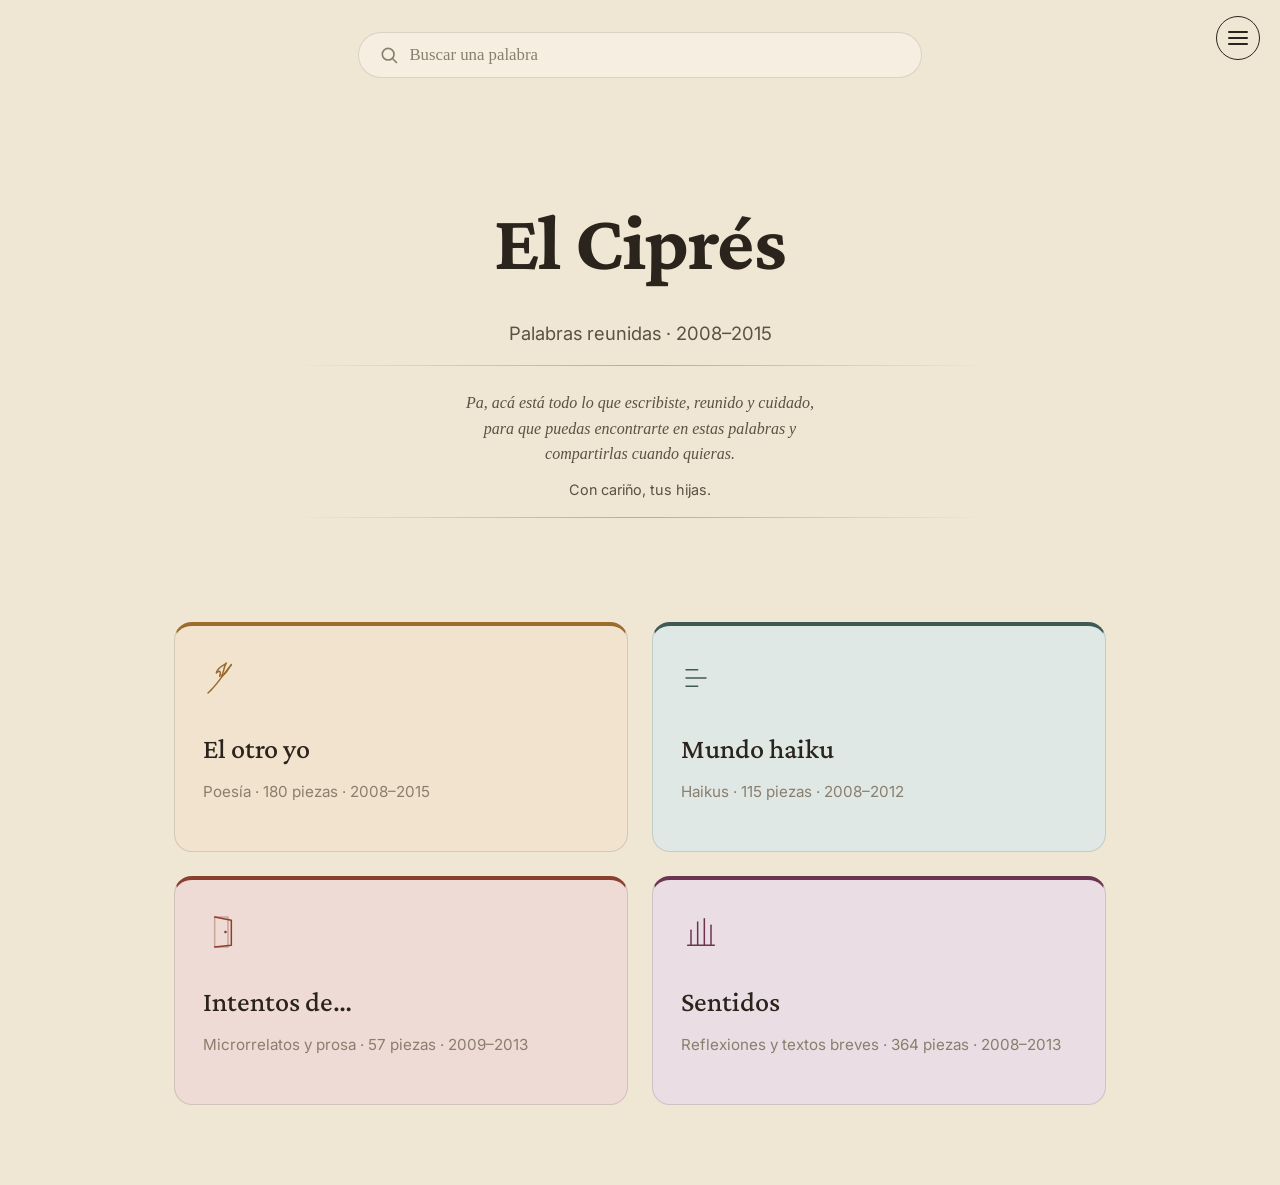
<file: index.html>
<!doctype html>
<html lang="es">
  <head>
    <meta charset="UTF-8" />
    <meta name="viewport" content="width=device-width, initial-scale=1.0" />
    <title>El Ciprés — Escritor</title>
    <link rel="stylesheet" href="css/styles.css" />
    <link rel="stylesheet" href="css/paginas.css" />
    <link rel="icon" type="image/svg+xml" href="img/favicon.svg" />
  </head>
  <body style="--accent: var(--tinta-otro-yo)">

    <main>
      <section class="buscador-wrap buscador-wrap--portada">
        <div class="buscador-caja">
          <svg
            class="buscador-icono"
            viewBox="0 0 24 24"
            fill="none"
            stroke="currentColor"
            stroke-width="2"
            stroke-linecap="round"
          >
            <circle cx="11" cy="11" r="7" />
            <path d="M21 21 L16.5 16.5" />
          </svg>
          <input
            type="text"
            id="buscadorInput"
            placeholder="Buscar una palabra"
            autocomplete="off"
          />
        </div>
        <div class="buscador-resultados" id="buscadorResultados"></div>
      </section>

      <section class="portada-hero">
        <h1>El Ciprés</h1>
        <div class="subtitulo">Palabras reunidas &middot; 2008&ndash;2015</div>
        <div class="separador-suave"></div>
        <p class="dedicatoria">
          Pa, acá está todo lo que escribiste, reunido y cuidado, para que
          puedas encontrarte en estas palabras y compartirlas cuando quieras.
          <span class="firma">Con cariño, tus hijas.</span>
        </p>
        <div class="separador-suave"></div>
      </section>

      <nav class="menu-hamburguesa" aria-label="Navegación principal">
        <button
          class="menu-boton"
          id="menuBoton"
          aria-expanded="false"
          aria-controls="menuPanel"
          aria-label="Abrir menú"
        >
          <span class="menu-icono" aria-hidden="true"
            ><span></span><span></span><span></span
          ></span>
        </button>
        <ul class="menu-panel" id="menuPanel">
          <li><a href="index.html">Inicio</a></li>
          <li><a href="biografia.html">Biografía</a></li>
          <li><a href="comentarios.html">Comentarios</a></li>
          <li><a href="cafecito.html">Cafecito</a></li>
          <li><a href="contacto.html">Contacto</a></li>
        </ul>
      </nav>

      <section class="colecciones">
        <a class="card-coleccion card-otro-yo" href="blogs/el-otro-yo.html">
          <span class="icono">
            <svg
              class="icono"
              viewBox="0 0 48 48"
              fill="none"
              stroke="currentColor"
              stroke-width="1.8"
              stroke-linecap="round"
              stroke-linejoin="round"
            >
              <path d="M10 38 C 18 30, 24 20, 34 8" />
              <path
                d="M34 8 C 30 12, 30 18, 22 22 C 26 16, 24 12, 28 6 C 24 10, 18 10, 16 18 C 20 14, 22 16, 20 22"
              />
              <path d="M10 38 L 6 42" />
            </svg>
          </span>

          <h2>El otro yo</h2>

          <div class="meta">Poesía &middot; 180 piezas &middot; 2008–2015</div>
        </a>

        <a class="card-coleccion card-haiku" href="blogs/mundo-haiku.html">
          <span class="icono">
            <svg
              class="icono"
              viewBox="0 0 48 48"
              fill="none"
              stroke="currentColor"
              stroke-width="1.8"
              stroke-linecap="round"
            >
              <path d="M6 14 H 20" />
              <path d="M6 24 H 30" />
              <path d="M6 34 H 20" />
            </svg>
          </span>

          <h2>Mundo haiku</h2>

          <div class="meta">Haikus &middot; 115 piezas &middot; 2008–2012</div>
        </a>

        <a class="card-coleccion card-intentos" href="blogs/intentos-de.html">
          <span class="icono">
            <svg
              class="icono"
              viewBox="0 0 48 48"
              fill="none"
              stroke="currentColor"
              stroke-width="1.8"
              stroke-linecap="round"
              stroke-linejoin="round"
            >
              <path d="M14 6 H 30 V 42 H 14 Z" opacity="0.35" />
              <path d="M14 6 L 34 10 V 40 L 14 42" />
              <circle
                cx="27"
                cy="24"
                r="1.6"
                fill="currentColor"
                stroke="none"
              />
            </svg>
          </span>

          <h2>Intentos de…</h2>

          <div class="meta">
            Microrrelatos y prosa &middot; 57 piezas &middot; 2009–2013
          </div>
        </a>

        <a class="card-coleccion card-sentidos" href="blogs/sentidos.html">
          <span class="icono">
            <svg
              class="icono"
              viewBox="0 0 48 48"
              fill="none"
              stroke="currentColor"
              stroke-width="1.8"
              stroke-linecap="round"
            >
              <path d="M12 40 V 22" />
              <path d="M20 40 V 12" />
              <path d="M28 40 V 8" />
              <path d="M36 40 V 16" />
              <path d="M8 40 H 40" />
            </svg>
          </span>

          <h2>Sentidos</h2>

          <div class="meta">
            Reflexiones y textos breves &middot; 364 piezas &middot; 2008–2013
          </div>
        </a>
      </section>
    </main>

    <script src="js/menu.js" defer></script>
    <script src="js/buscador.js" defer></script>
    <script src="js/resaltar.js" defer></script>
  </body>
</html>
</file>
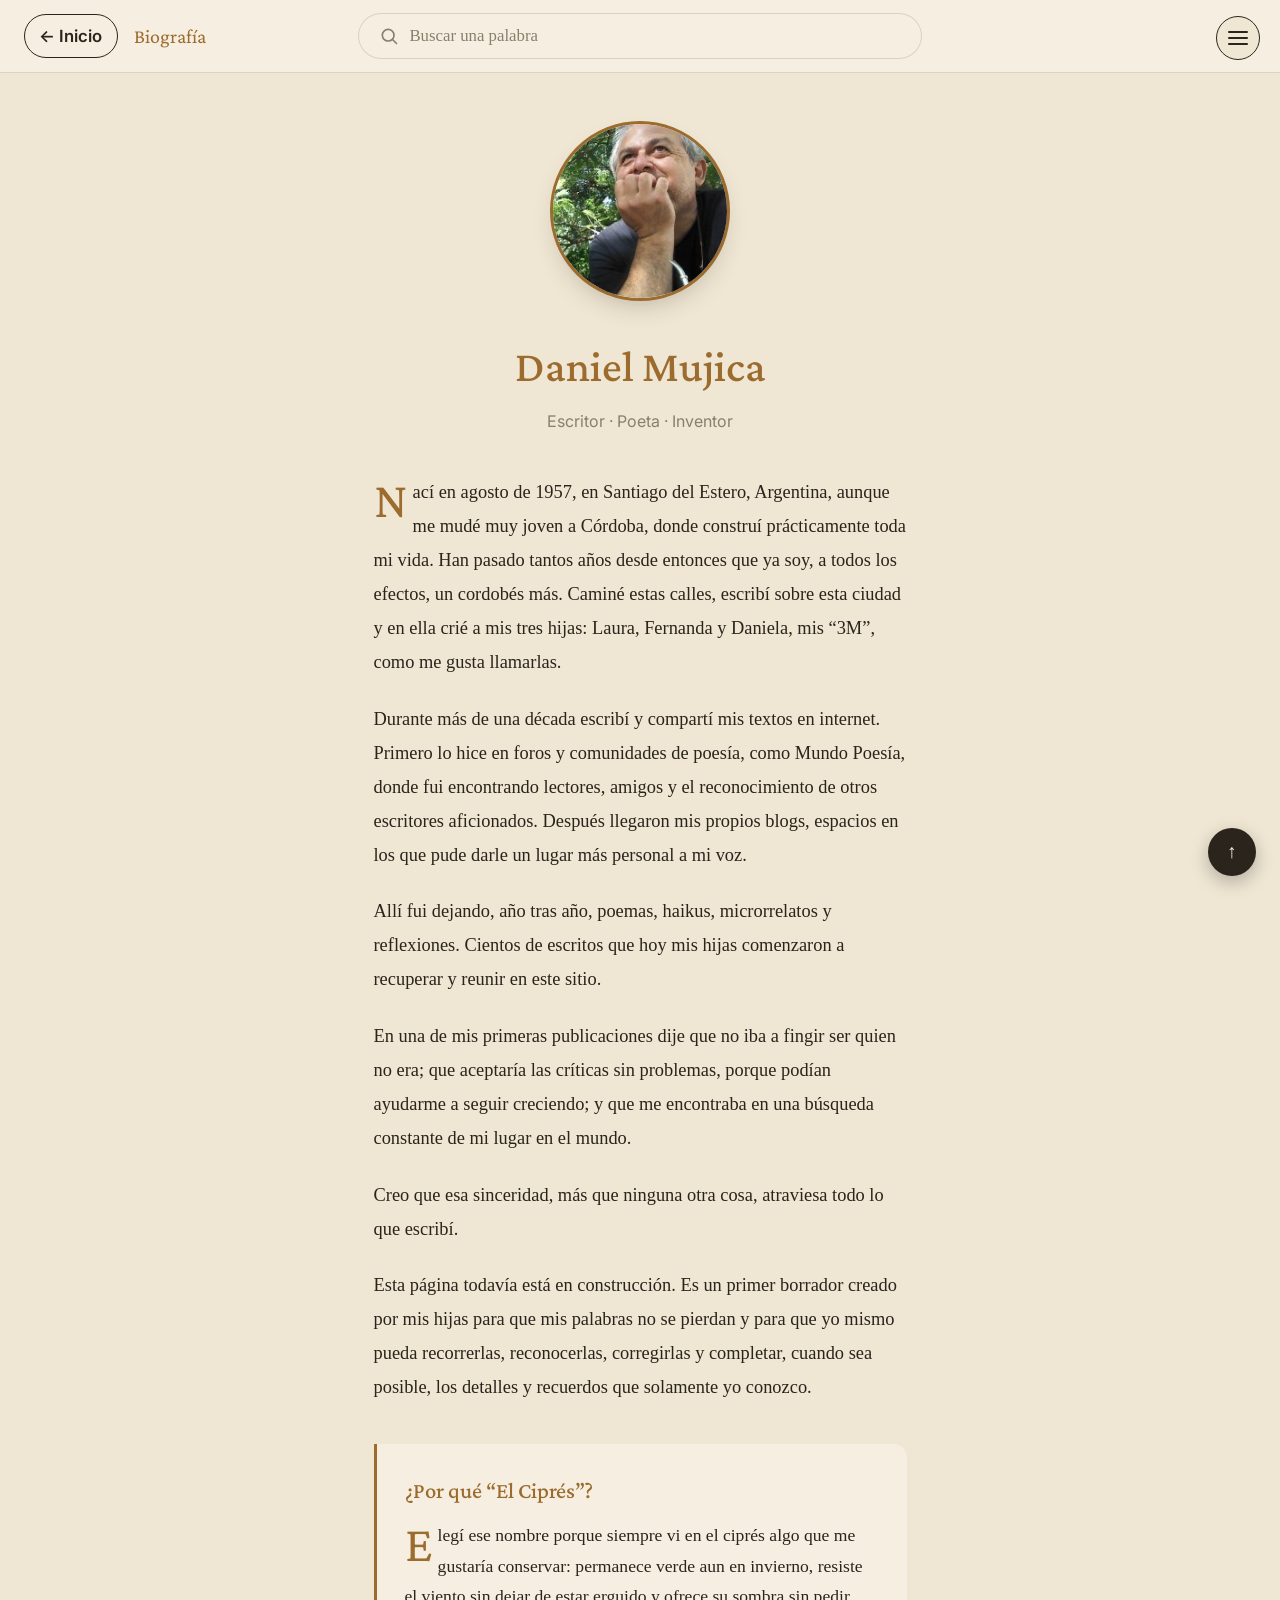
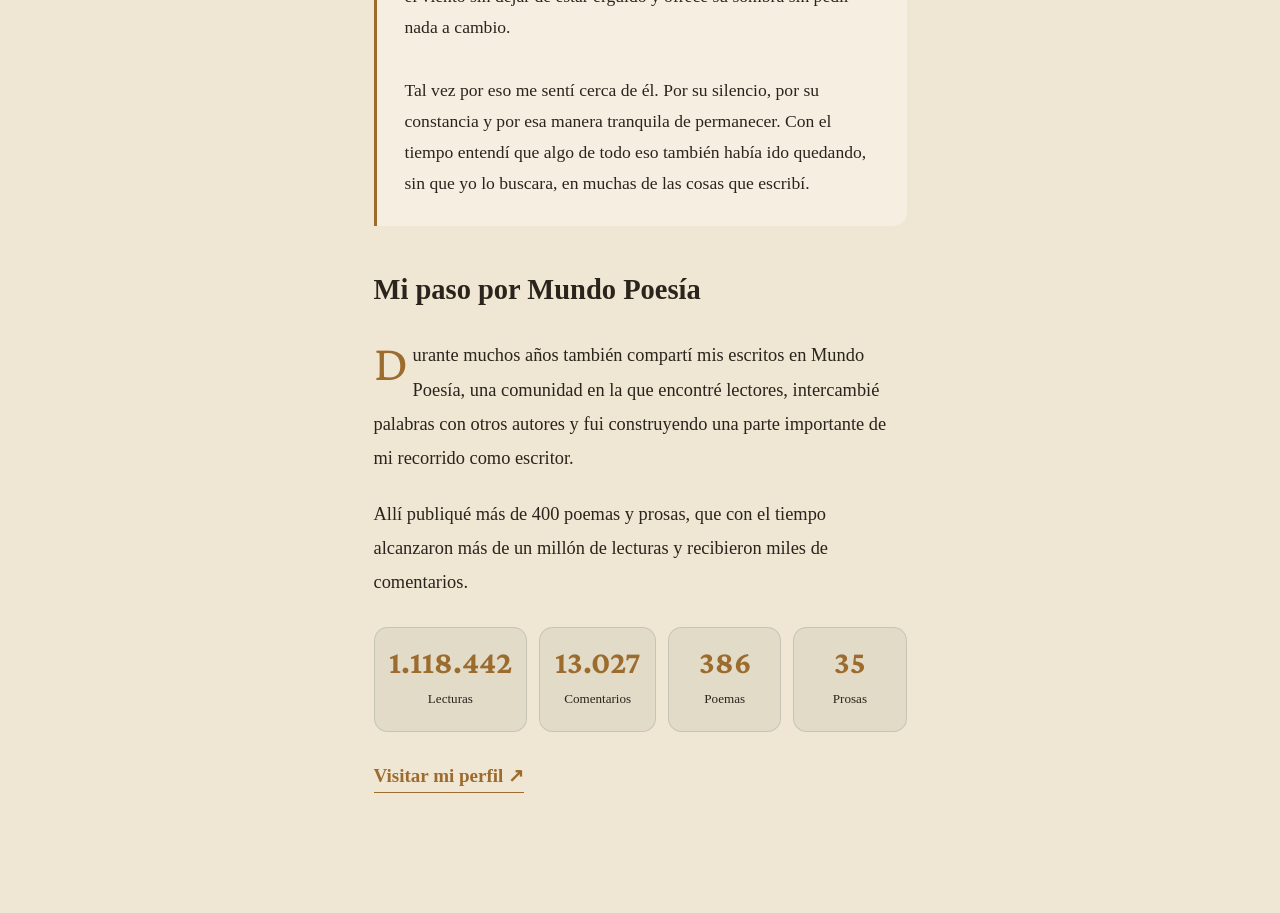
<file: biografia.html>
<!doctype html>
<html lang="es">
  <head>
    <meta charset="UTF-8" />
    <meta name="viewport" content="width=device-width, initial-scale=1.0" />
    <title>Biografía — El Ciprés</title>
    <link rel="stylesheet" href="css/styles.css" />
    <link rel="stylesheet" href="css/paginas.css" />
  </head>
  <body style="--accent: var(--tinta-otro-yo)">
    <div class="topbar">
      <a class="volver" href="index.html">&larr; Inicio</a>
      <span class="coleccion-nombre">Biografía</span>

     <section class="buscador-wrap">
  <div class="buscador-caja">
    <svg class="buscador-icono" width="20" height="20" viewBox="0 0 24 24" fill="none" stroke="currentColor" stroke-width="2" stroke-linecap="round"><circle cx="11" cy="11" r="7"/><path d="M21 21 L16.5 16.5"/></svg>
    <input type="text" id="buscadorInput" placeholder="Buscar una palabra" autocomplete="off">
  </div>
  <div class="buscador-resultados" id="buscadorResultados"></div>
</section>

      <nav class="menu-hamburguesa" aria-label="Navegación principal">
        <button
          class="menu-boton"
          id="menuBoton"
          aria-expanded="false"
          aria-controls="menuPanel"
          aria-label="Abrir menú"
        >
          <span class="menu-icono" aria-hidden="true"
            ><span></span><span></span><span></span
          ></span>
        </button>
        <ul class="menu-panel" id="menuPanel">
          <li><a href="index.html">Inicio</a></li>
          <li><a href="biografia.html">Biografía</a></li>
          <li><a href="comentarios.html">Comentarios</a></li>
          <li><a href="cafecito.html">Cafecito</a></li>
          <li><a href="contacto.html">Contacto</a></li>
        </ul>
      </nav>
    </div>

    <main class="bio-main">
      <div class="bio-foto-wrap">
        <div class="bio-foto">
          <img src="/img/bio-wdm.jpg" alt="Daniel Mujica" />
          <!-- <span class="placeholder">Foto de<br>Daniel</span> -->
        </div>
      </div>

      <h1 class="bio-nombre">Daniel Mujica</h1>
      <div class="bio-sub">Escritor &middot; Poeta &middot; Inventor</div>

      <div class="bio-texto">
        <p>
          Nací en agosto de 1957, en Santiago del Estero, Argentina, aunque me
          mudé muy joven a Córdoba, donde construí prácticamente toda mi vida.
          Han pasado tantos años desde entonces que ya soy, a todos los efectos,
          un cordobés más. Caminé estas calles, escribí sobre esta ciudad y en
          ella crié a mis tres hijas: Laura, Fernanda y Daniela, mis “3M”, como
          me gusta llamarlas.
        </p>

        <p>
          Durante más de una década escribí y compartí mis textos en internet.
          Primero lo hice en foros y comunidades de poesía, como Mundo Poesía,
          donde fui encontrando lectores, amigos y el reconocimiento de otros
          escritores aficionados. Después llegaron mis propios blogs, espacios
          en los que pude darle un lugar más personal a mi voz.
        </p>

        <p>
          Allí fui dejando, año tras año, poemas, haikus, microrrelatos y
          reflexiones. Cientos de escritos que hoy mis hijas comenzaron a
          recuperar y reunir en este sitio.
        </p>

        <p>
          En una de mis primeras publicaciones dije que no iba a fingir ser
          quien no era; que aceptaría las críticas sin problemas, porque podían
          ayudarme a seguir creciendo; y que me encontraba en una búsqueda
          constante de mi lugar en el mundo.
        </p>

        <p>
          Creo que esa sinceridad, más que ninguna otra cosa, atraviesa todo lo
          que escribí.
        </p>

        <p>
          Esta página todavía está en construcción. Es un primer borrador creado
          por mis hijas para que mis palabras no se pierdan y para que yo mismo
          pueda recorrerlas, reconocerlas, corregirlas y completar, cuando sea
          posible, los detalles y recuerdos que solamente yo conozco.
        </p>

        <section class="bio-cipres">
          <h2>¿Por qué “El Ciprés”?</h2>

          <p>
            Elegí ese nombre porque siempre vi en el ciprés algo que me gustaría
            conservar: permanece verde aun en invierno, resiste el viento sin
            dejar de estar erguido y ofrece su sombra sin pedir nada a cambio.
          </p>
          <br />
          <p>
            Tal vez por eso me sentí cerca de él. Por su silencio, por su
            constancia y por esa manera tranquila de permanecer. Con el tiempo
            entendí que algo de todo eso también había ido quedando, sin que yo
            lo buscara, en muchas de las cosas que escribí.
          </p>
        </section>

        <section class="bio-mundopoesia">
          <h2>Mi paso por Mundo Poesía</h2>

          <p>
            Durante muchos años también compartí mis escritos en Mundo Poesía,
            una comunidad en la que encontré lectores, intercambié palabras con
            otros autores y fui construyendo una parte importante de mi
            recorrido como escritor.
          </p>

          <p>
            Allí publiqué más de 400 poemas y prosas, que con el tiempo
            alcanzaron más de un millón de lecturas y recibieron miles de
            comentarios.
          </p>

          <div class="actividad-numeros">
            <div class="actividad-dato">
              <strong>1.118.442</strong>
              <span>Lecturas</span>
            </div>

            <div class="actividad-dato">
              <strong>13.027</strong>
              <span>Comentarios</span>
            </div>

            <div class="actividad-dato">
              <strong>386</strong>
              <span>Poemas</span>
            </div>

            <div class="actividad-dato">
              <strong>35</strong>
              <span>Prosas</span>
            </div>
          </div>

          <a
            class="actividad-enlace"
            href="https://www.mundopoesia.com/foros/usuarios/cipres1957.34099/"
            target="_blank"
            rel="noopener"
          >
            Visitar mi perfil ↗
          </a>
        </section>
      </div>
    </main>

    <a
      class="volver-arriba"
      href="#"
      aria-label="Volver arriba"
      title="Volver arriba"
      >&uarr;</a
    >

    <script src="js/menu.js" defer></script>
    <script src="/js/buscador.js" defer></script>
    <script src="../js/resaltar.js" defer></script>
  </body>
</html>
</file>
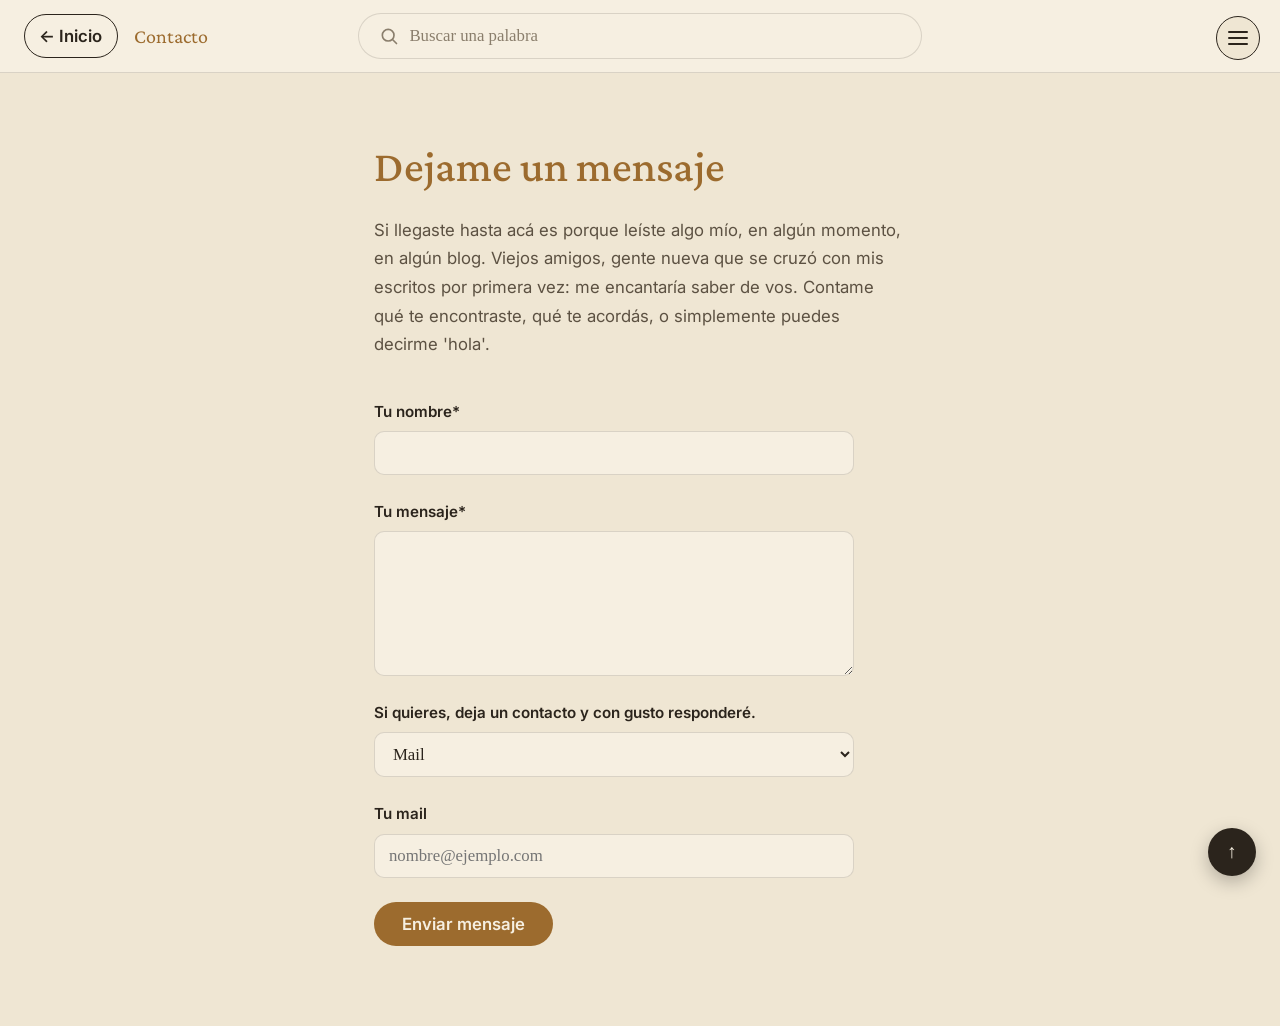
<file: contacto.html>
<!DOCTYPE html>
<html lang="es">
<head>
<meta charset="UTF-8">
<meta name="viewport" content="width=device-width, initial-scale=1.0">
<title>Contacto — El Ciprés</title>
<link rel="stylesheet" href="css/styles.css">
<link rel="stylesheet" href="css/paginas.css">
</head>
<body style="--accent:var(--tinta-otro-yo)">

<div class="topbar">
  <a class="volver" href="index.html">&larr; Inicio</a>
  <span class="coleccion-nombre">Contacto</span>

   <section class="buscador-wrap">
  <div class="buscador-caja">
    <svg class="buscador-icono" width="20" height="20" viewBox="0 0 24 24" fill="none" stroke="currentColor" stroke-width="2" stroke-linecap="round"><circle cx="11" cy="11" r="7"/><path d="M21 21 L16.5 16.5"/></svg>
    <input type="text" id="buscadorInput" placeholder="Buscar una palabra" autocomplete="off">
  </div>
  <div class="buscador-resultados" id="buscadorResultados"></div>
</section>


  <nav class="menu-hamburguesa" aria-label="Navegación principal">
    <button class="menu-boton" id="menuBoton" aria-expanded="false" aria-controls="menuPanel" aria-label="Abrir menú">
      <span class="menu-icono" aria-hidden="true"><span></span><span></span><span></span></span>
    </button>
    <ul class="menu-panel" id="menuPanel">
      <li><a href="index.html">Inicio</a></li>
      <li><a href="biografia.html">Biografía</a></li>
      <li><a href="comentarios.html">Comentarios</a></li>
      <li><a href="cafecito.html">Cafecito</a></li>
      <li><a href="contacto.html">Contacto</a></li>
    </ul>
  </nav>
</div>

<main class="contacto-main">

  <h1 class="contacto-titulo">Dejame un mensaje</h1>
  <p class="contacto-intro">Si llegaste hasta acá es porque leíste algo mío, en algún momento, en algún blog. Viejos amigos, gente nueva que se cruzó con mis escritos por primera vez: me encantaría saber de vos. Contame qué te encontraste, qué te acordás, o simplemente puedes decirme 'hola'.</p>

  <!-- ⚠️ CAMBIAR: reemplazar la URL de abajo por la que te da Formspree al crear tu formulario -->
<form
  class="contacto-form"
  action="https://formsubmit.co/lauraamujica@gmail.com"
  method="POST"
>
  <input
    type="hidden"
    name="_subject"
    value="Mensaje: El Ciprés"
  >

  <input
    type="hidden"
    name="_next"
    value="https://elcipres.com.ar"
  >

  <input
    type="hidden"
    name="_captcha"
    value="false"
  >

  <div class="campo">
    <label for="nombre">Tu nombre*</label>
    <input
      type="text"
      id="nombre"
      name="Nombre"
      required
    >
  </div>

  <div class="campo">
    <label for="mensaje">Tu mensaje*</label>
    <textarea
      id="mensaje"
      name="Mensaje"
      rows="6"
      required
    ></textarea>
  </div>

  <div class="campo">
    <label for="metodo">
      Si quieres, deja un contacto y con gusto responderé.
    </label>

    <select id="metodo" name="Método de contacto">
      <option value="Mail">Mail</option>
      <option value="WhatsApp">WhatsApp</option>
      <option value="Instagram">Instagram</option>
      <option value="Facebook">Facebook</option>
      <option value="sin_contacto">Prefiero no dejar contacto</option>
    </select>
  </div>

  <div class="campo" id="campoContacto">
    <label for="dato_contacto" id="labelDatoContacto">
      Tu contacto
    </label>

    <input
      type="text"
      id="dato_contacto"
      name="Dato de contacto"
      placeholder="Mail, teléfono o usuario"
    >
  </div>

  <button type="submit" class="contacto-enviar">
    Enviar mensaje
  </button>
</form>

</main>

<a class="volver-arriba" href="#" aria-label="Volver arriba" title="Volver arriba">&uarr;</a>

<script src="js/menu.js" defer></script>
<script src="js/contacto.js" defer></script>
<script src="/js/buscador.js" defer></script>
<script src="../js/resaltar.js" defer></script>

</body>
</html>
</file>
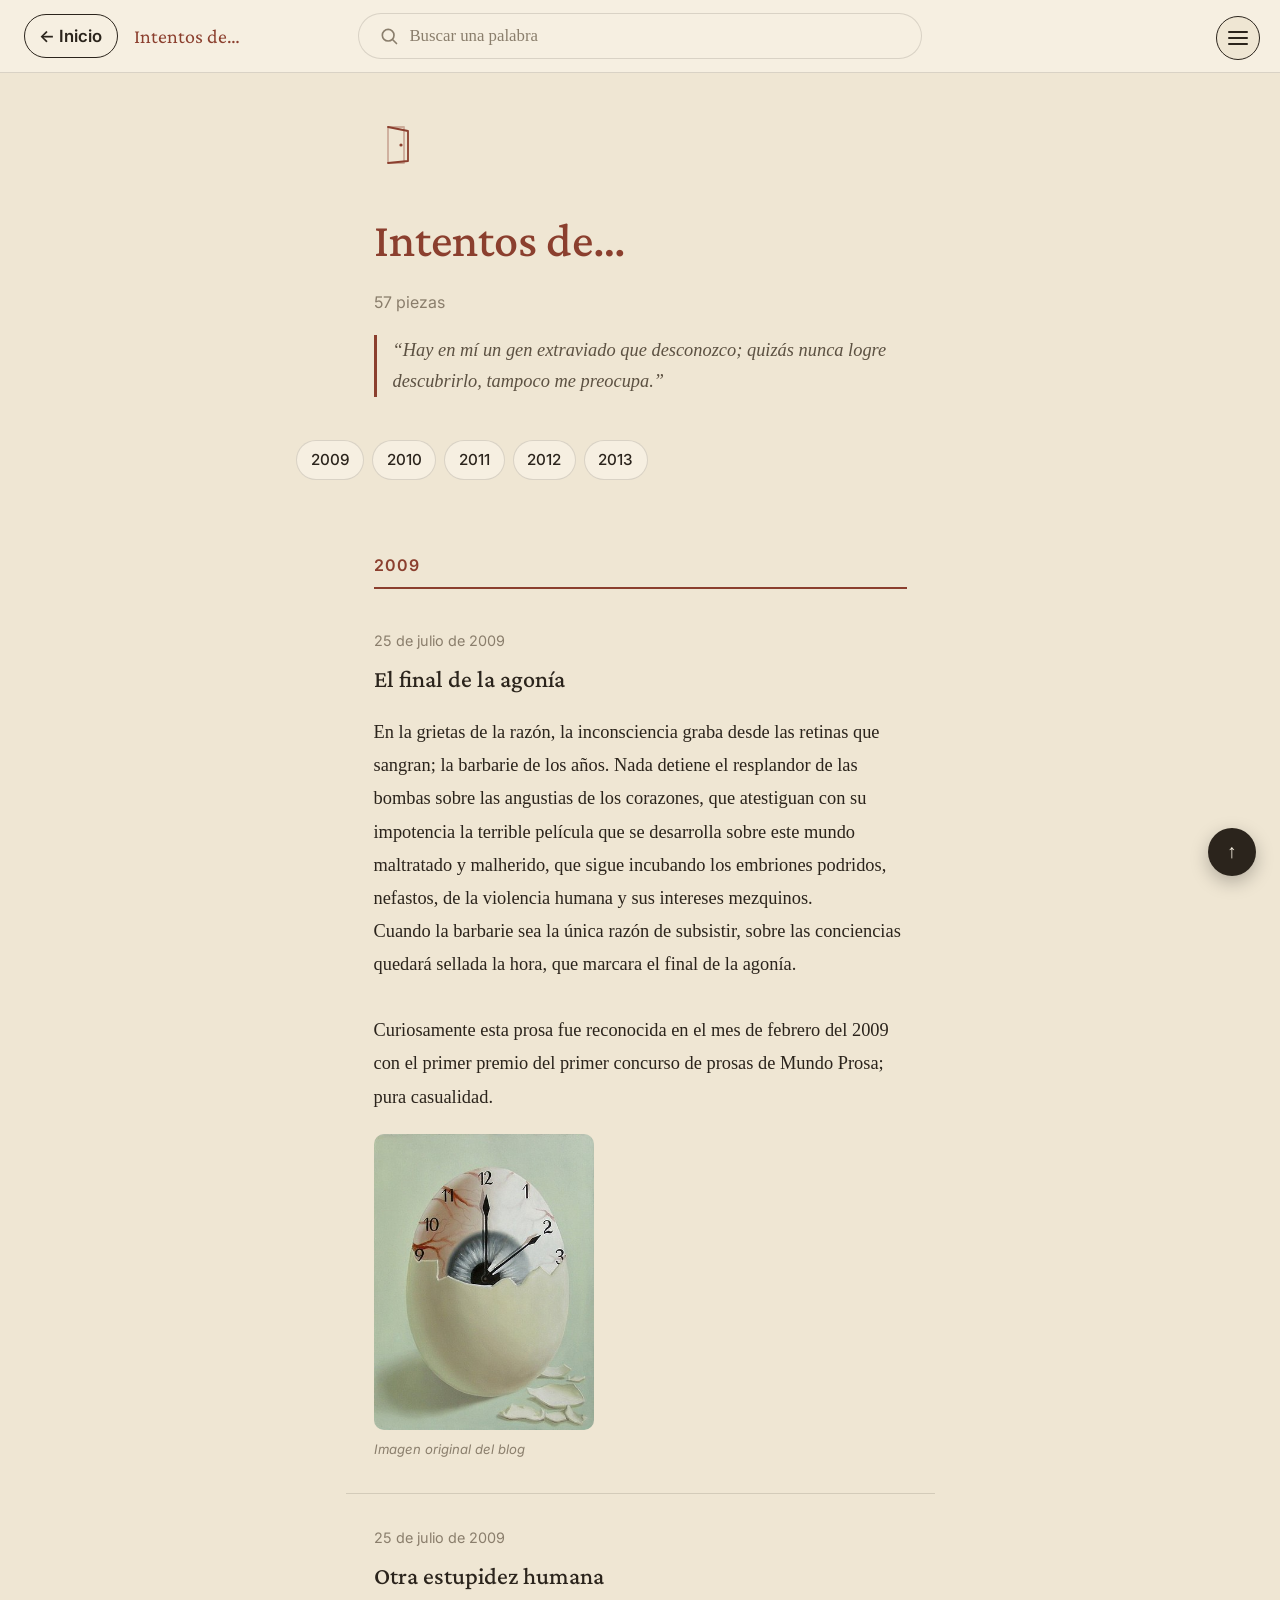
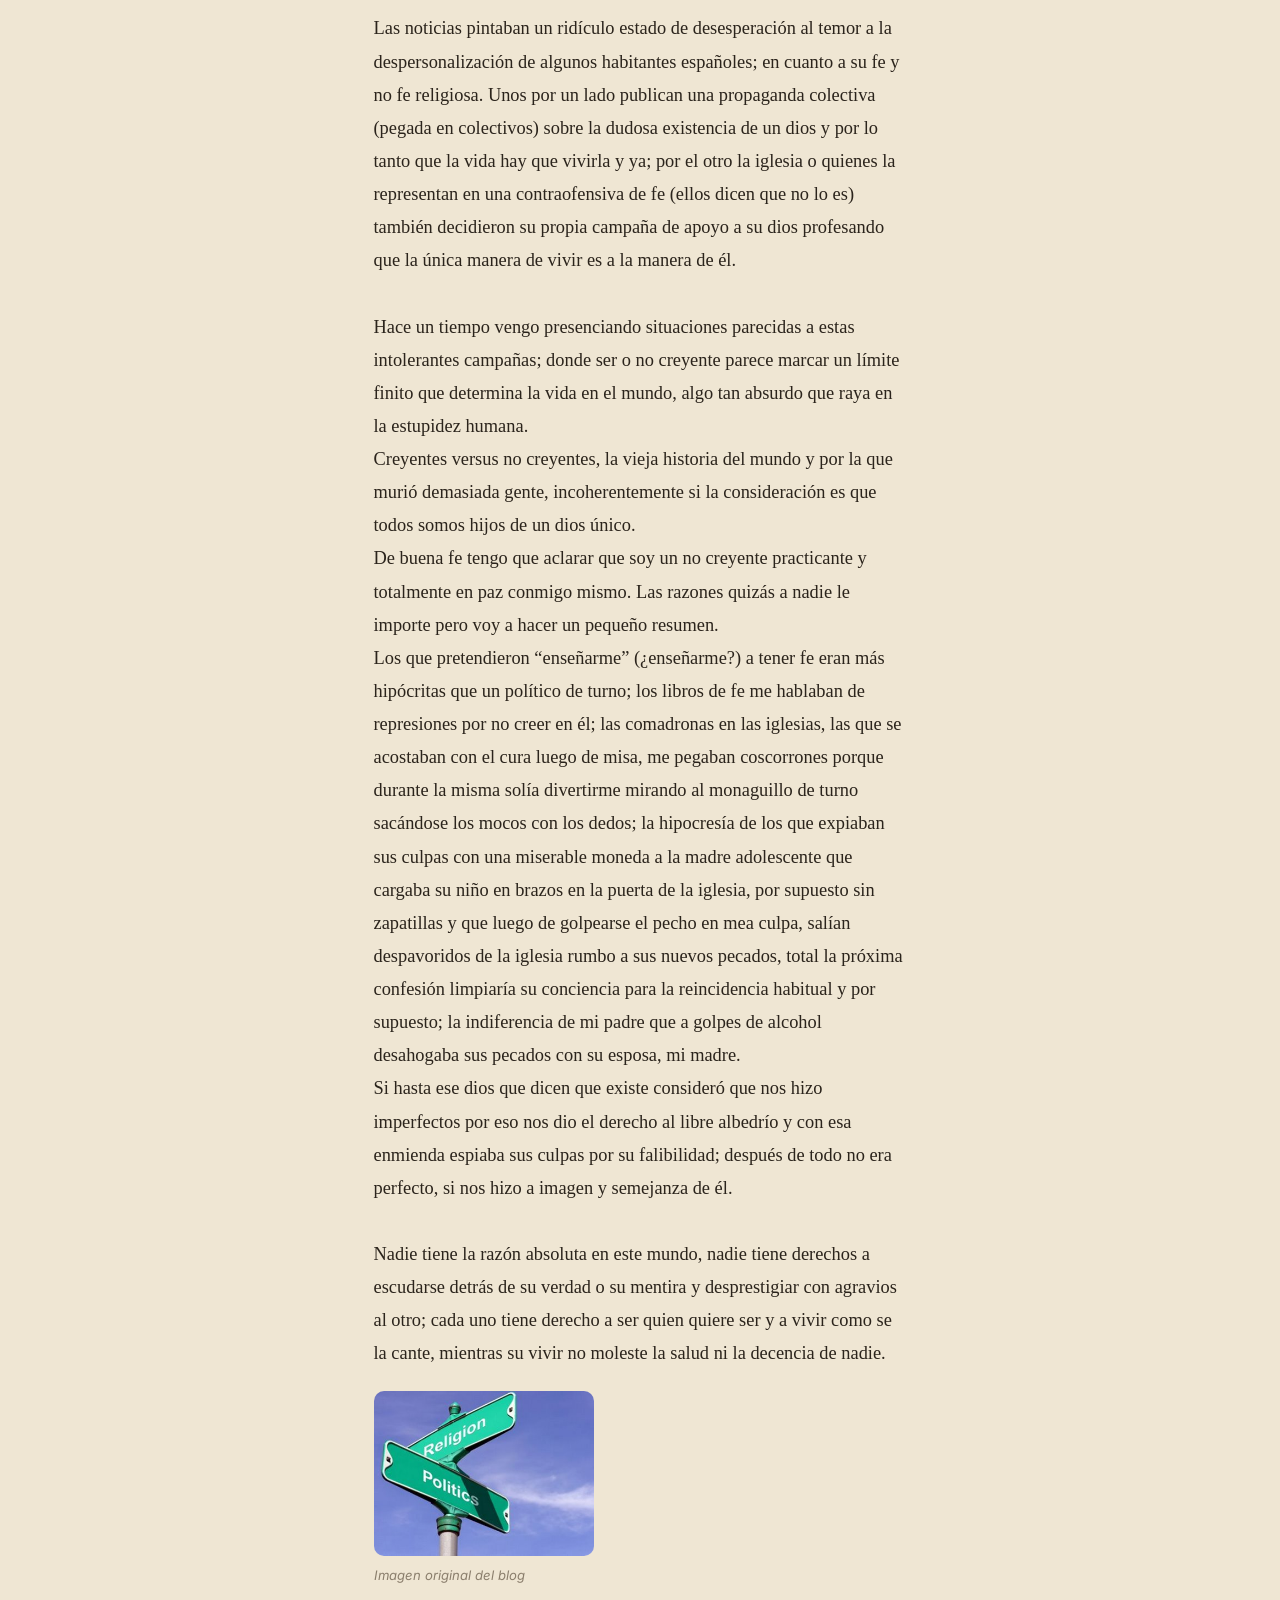
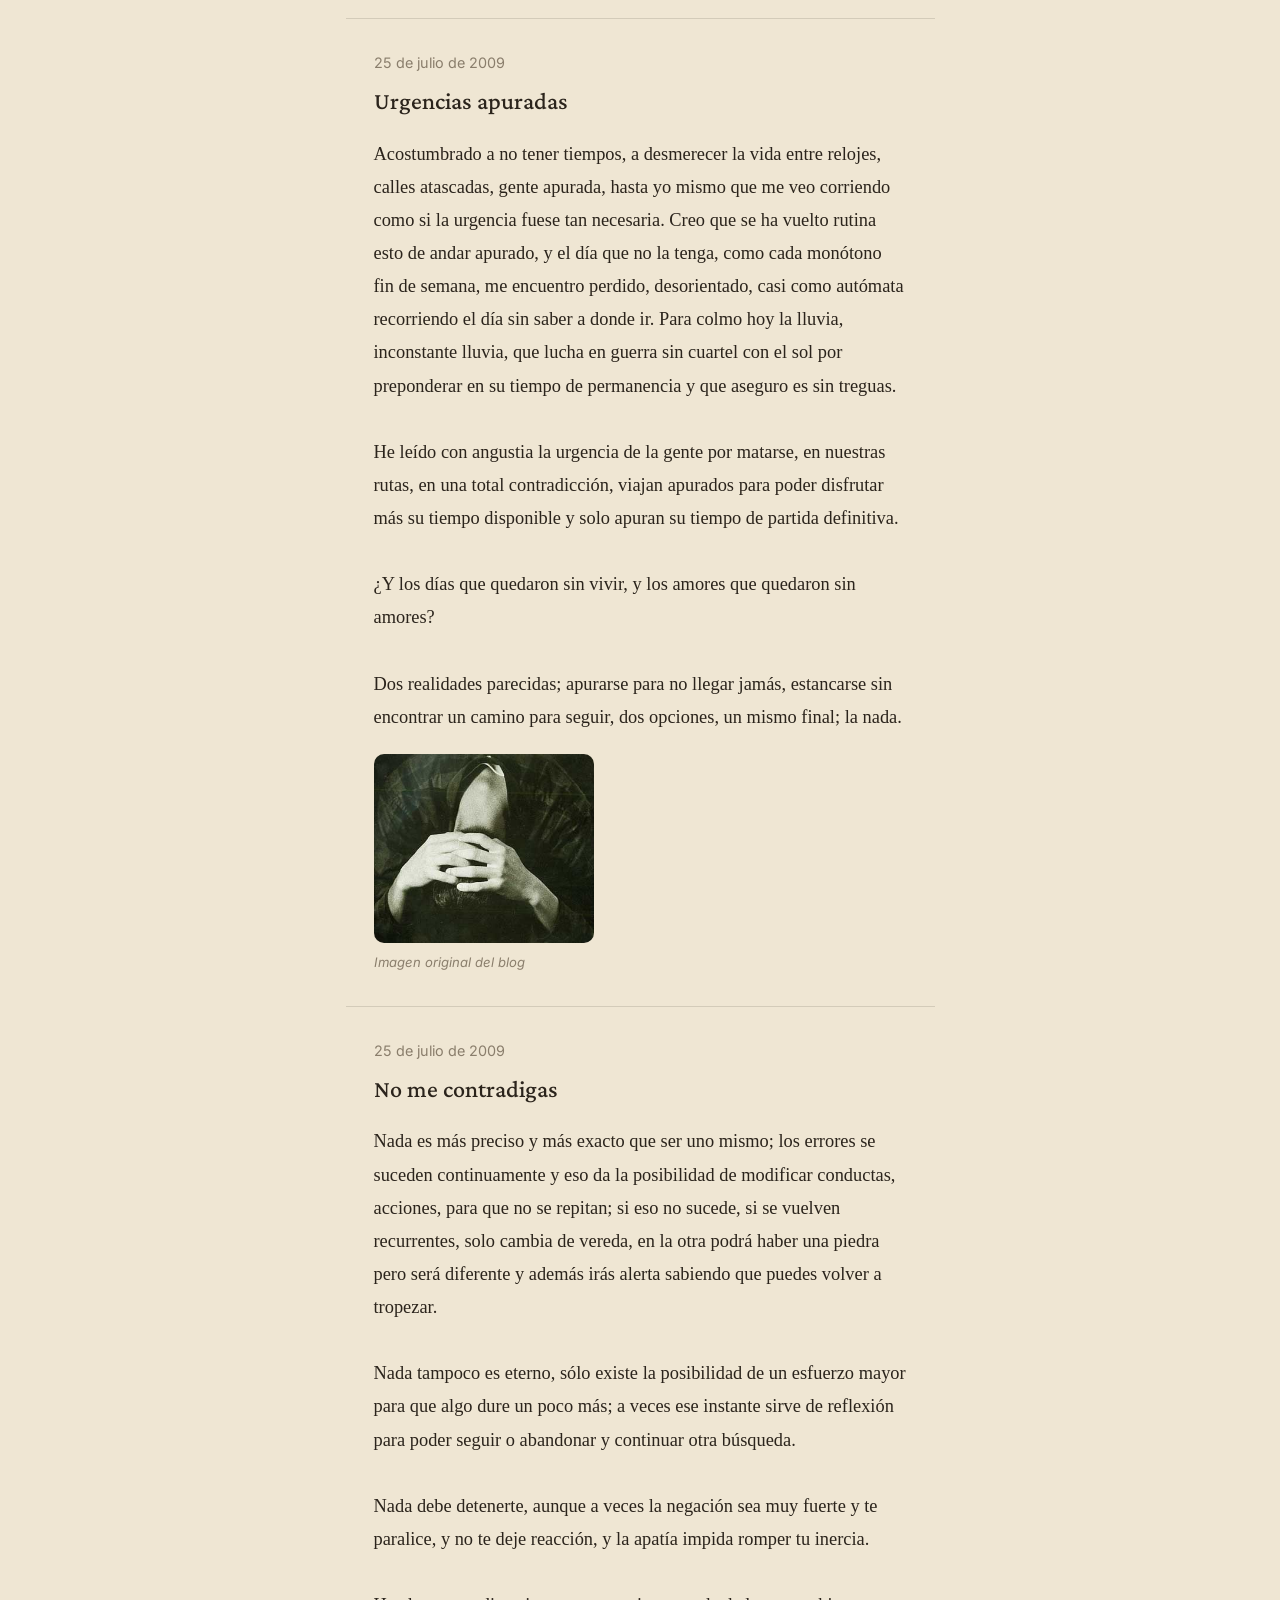
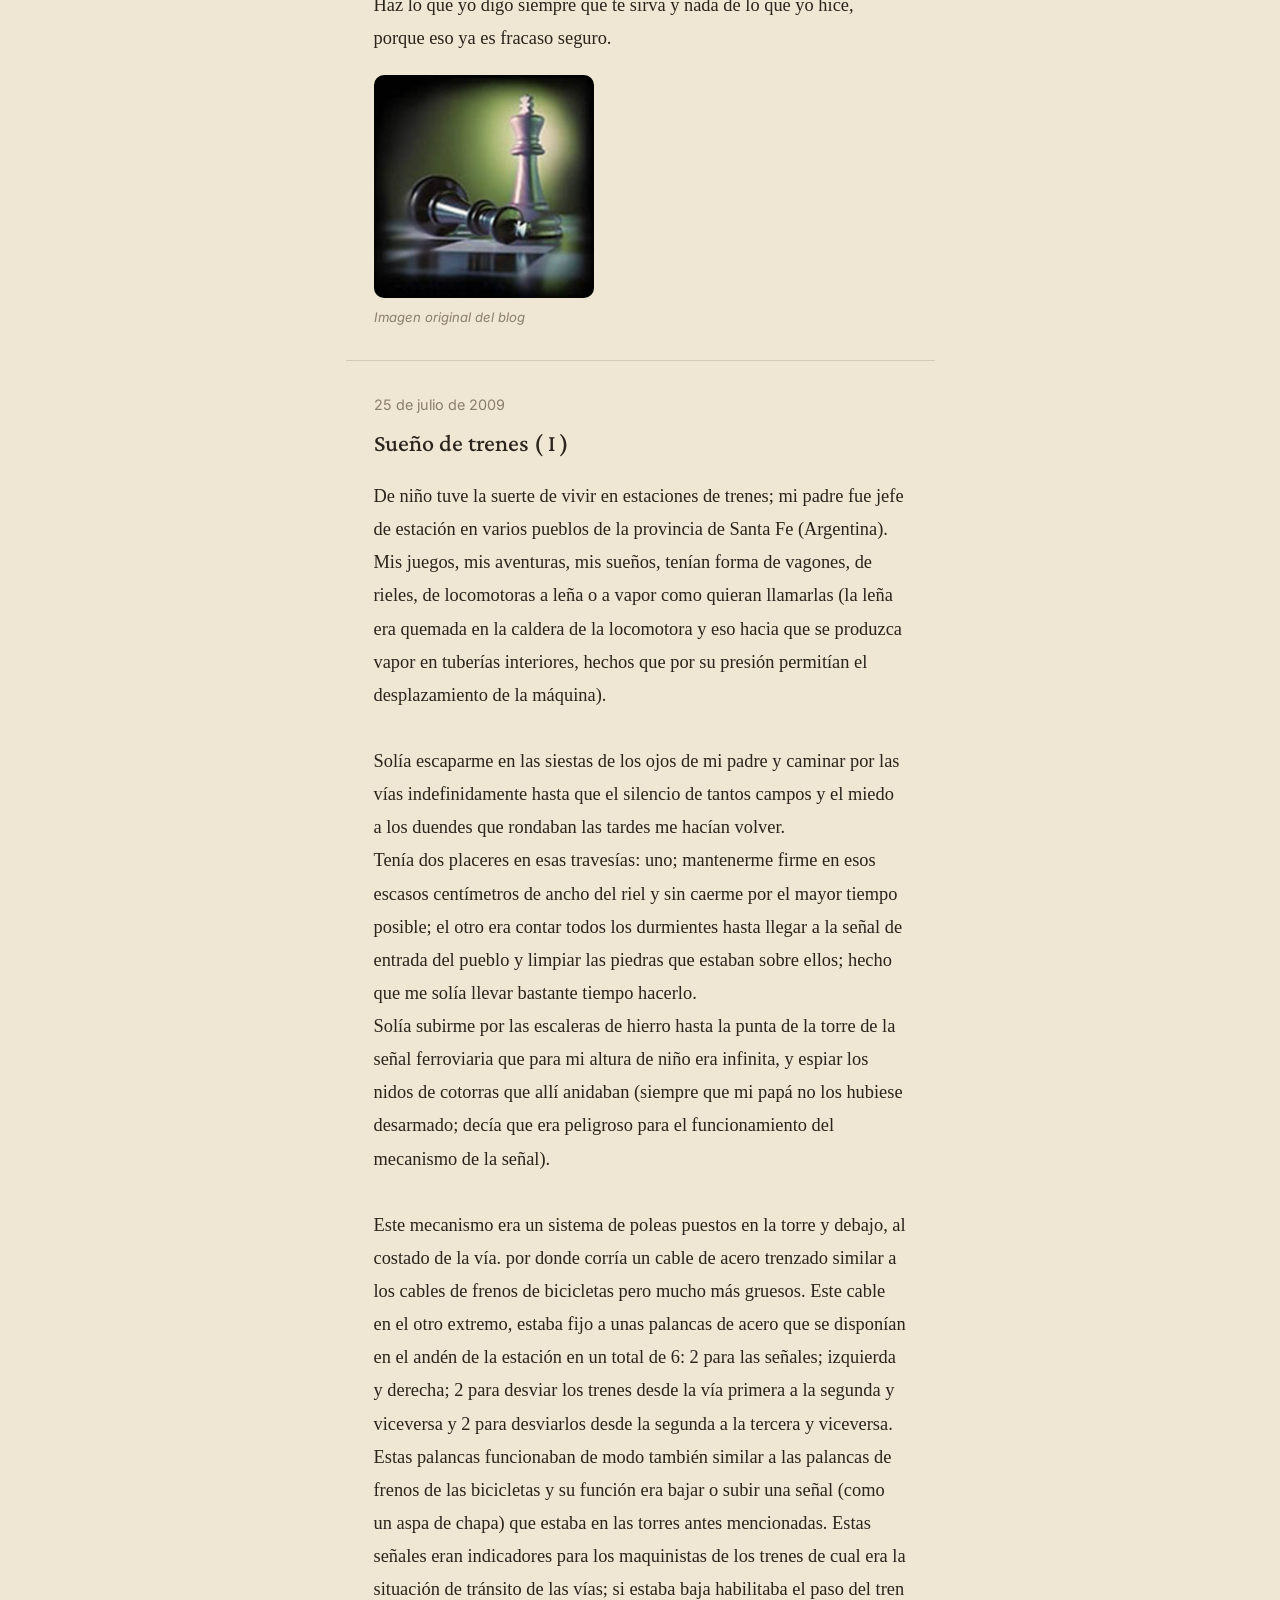
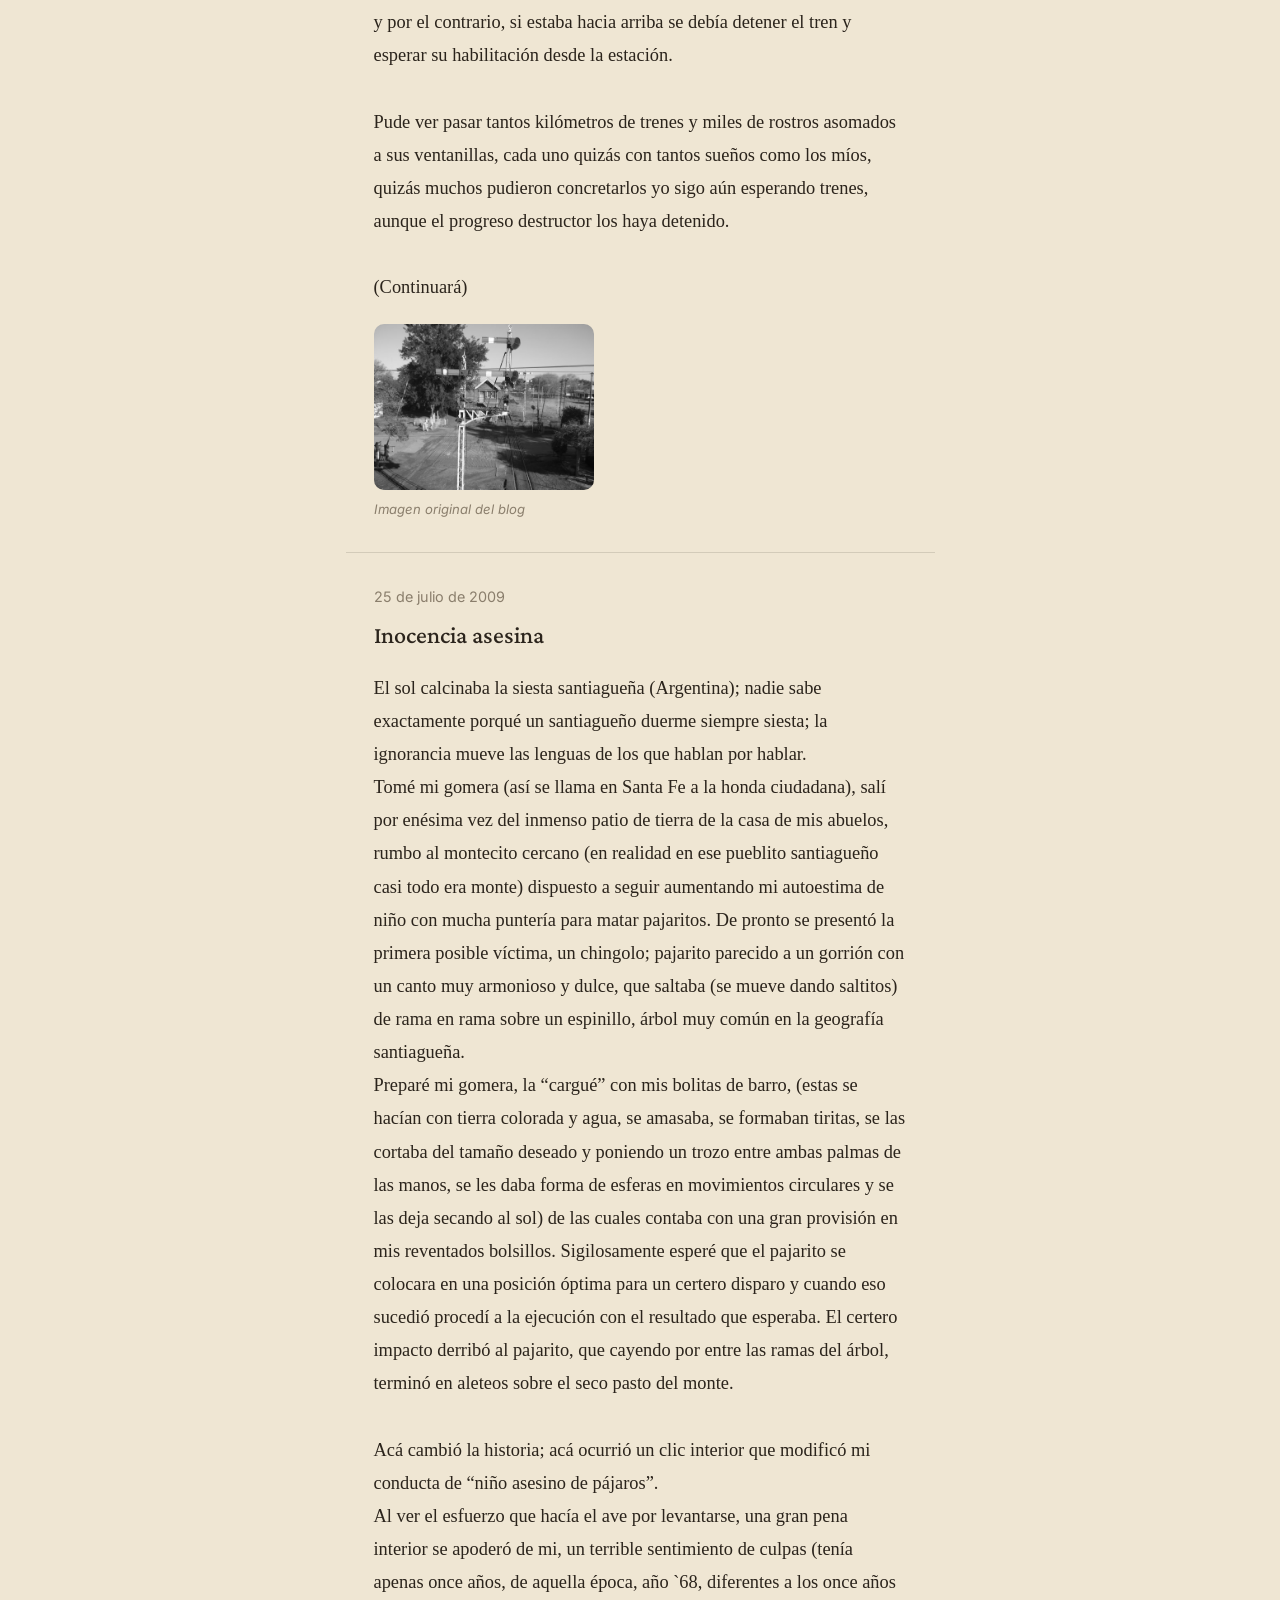
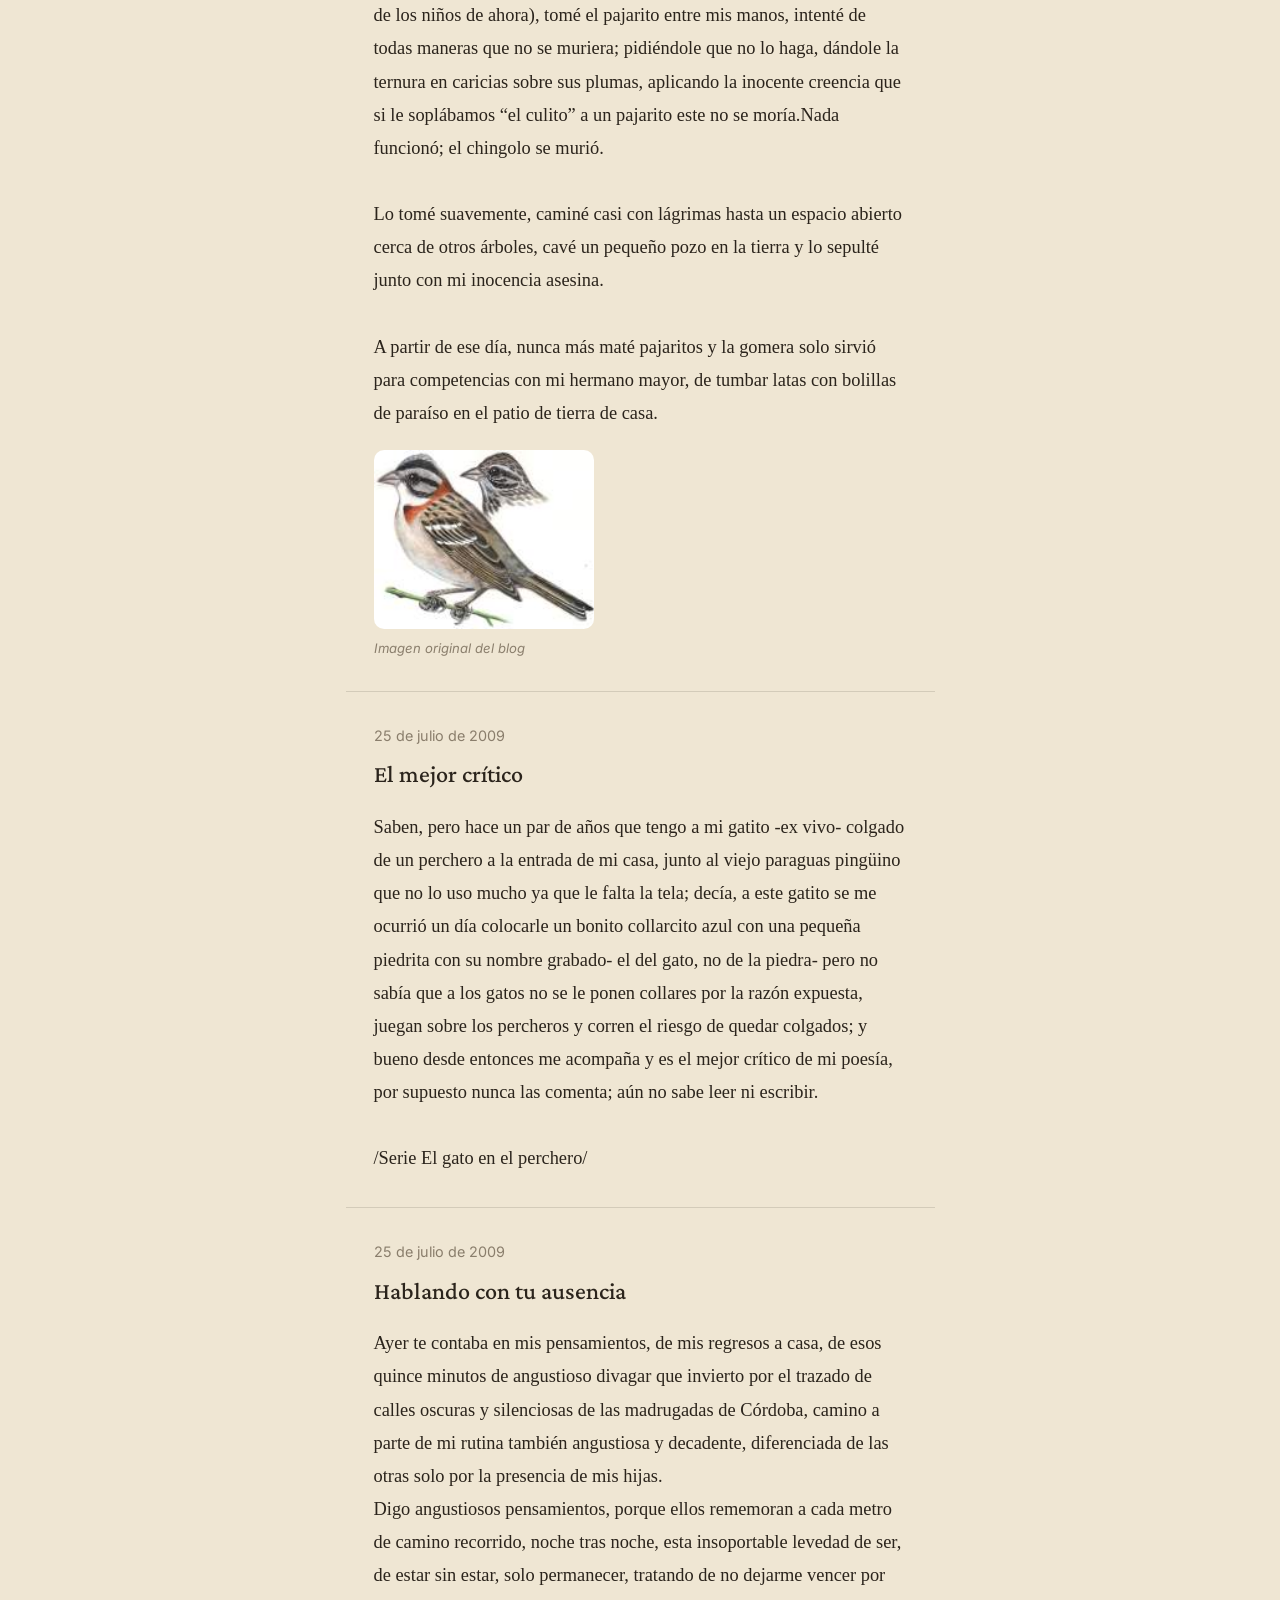
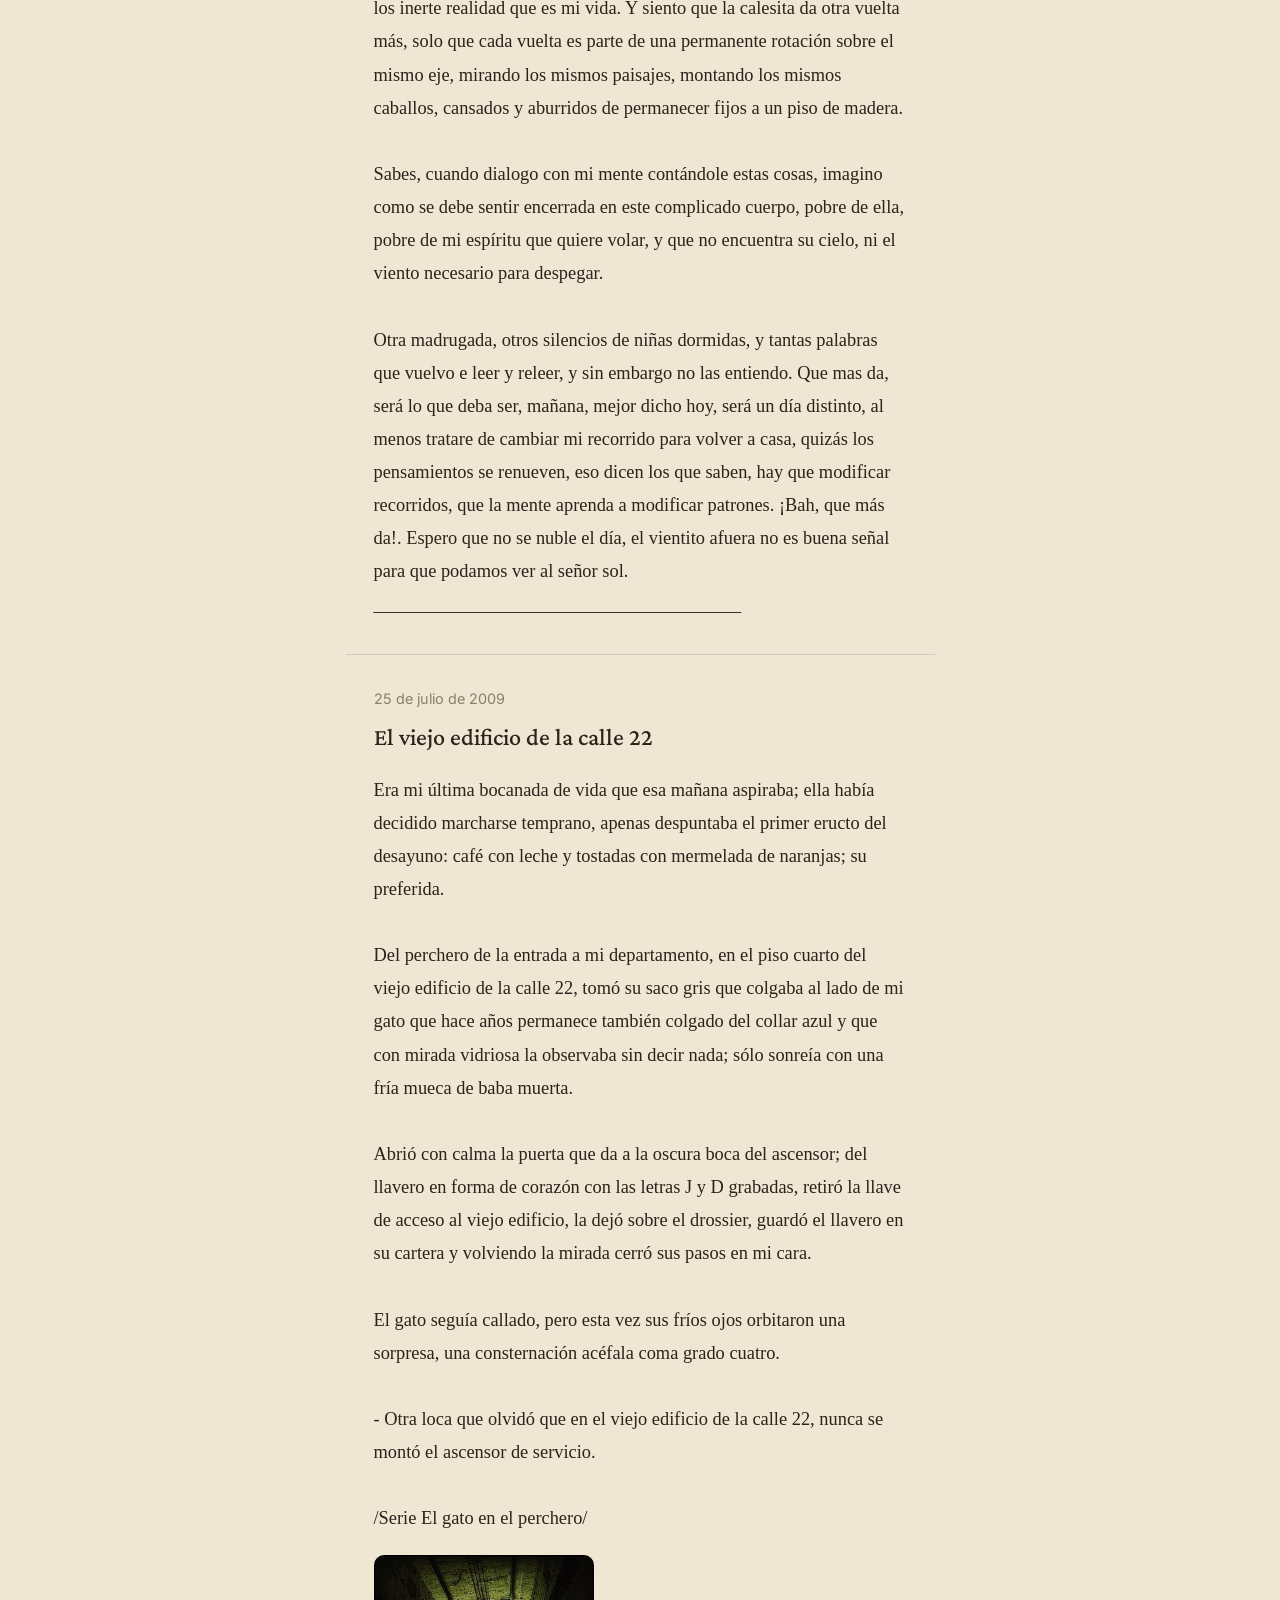
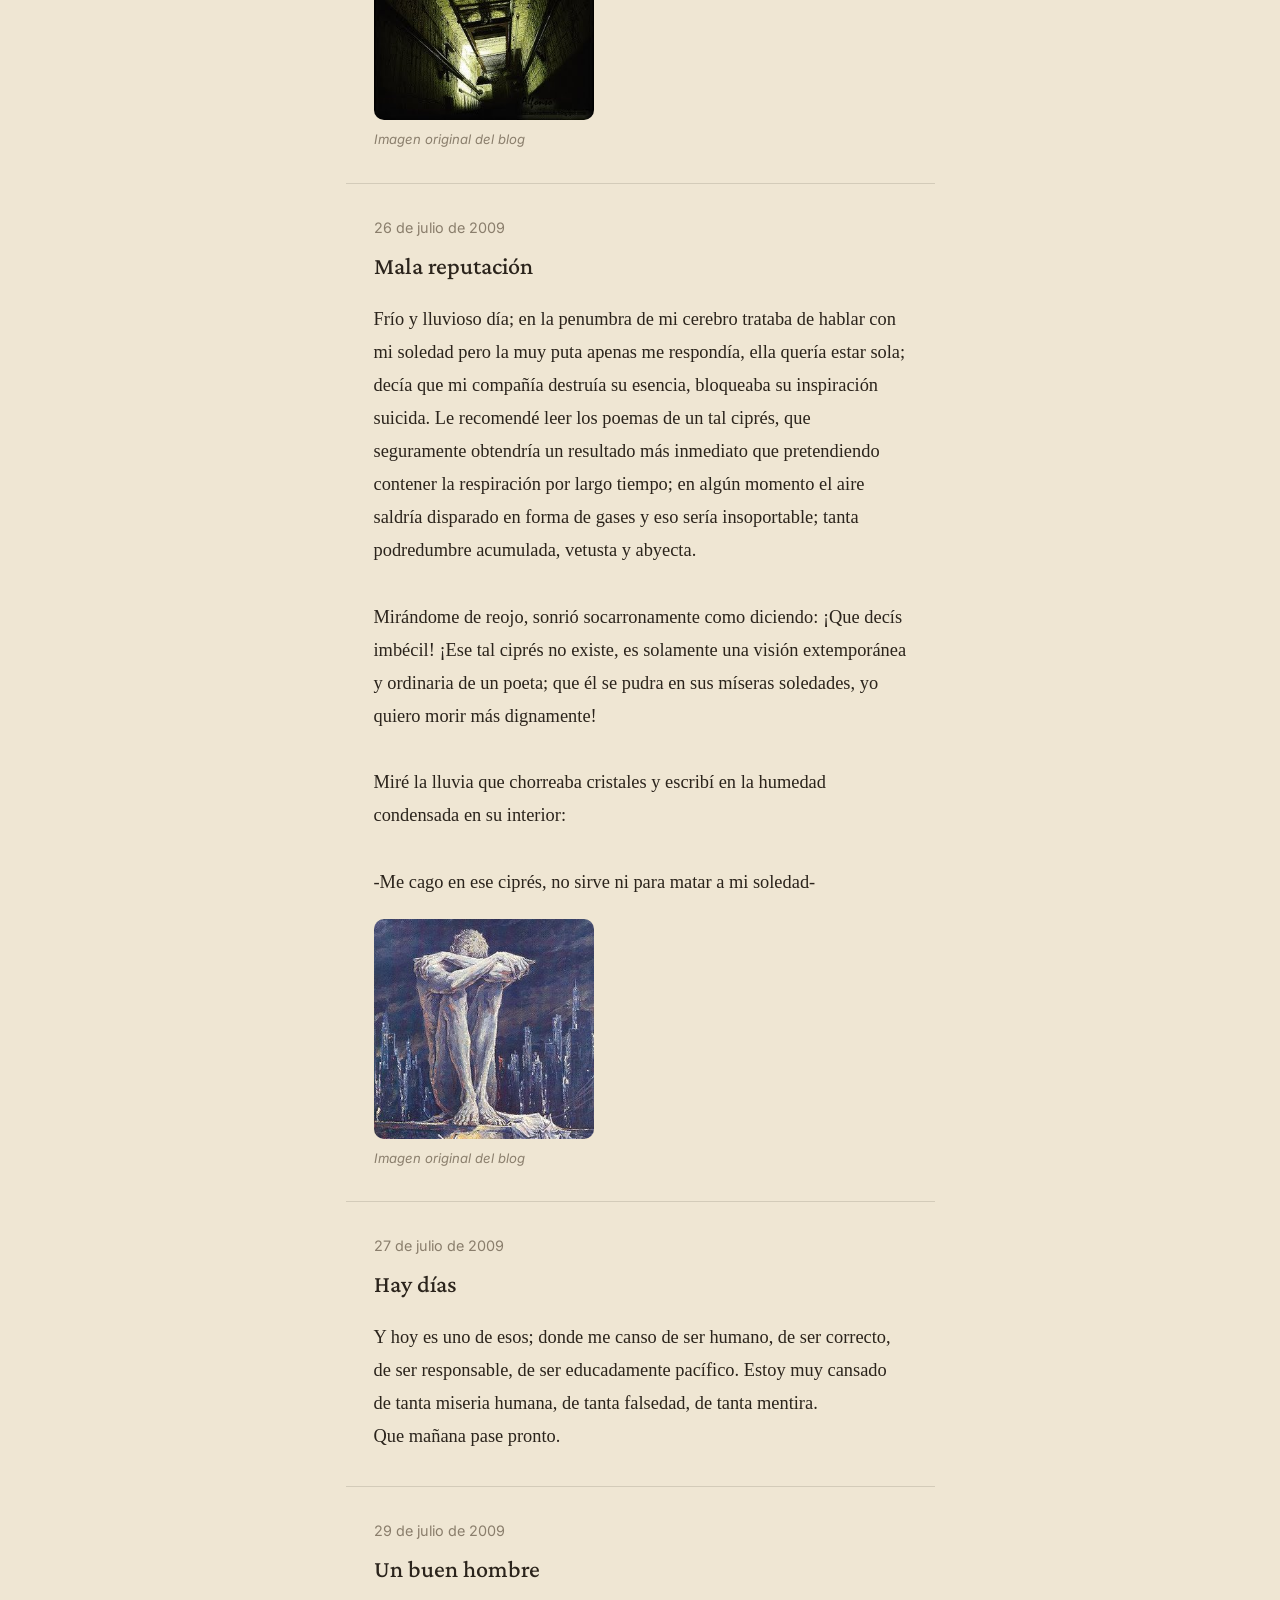
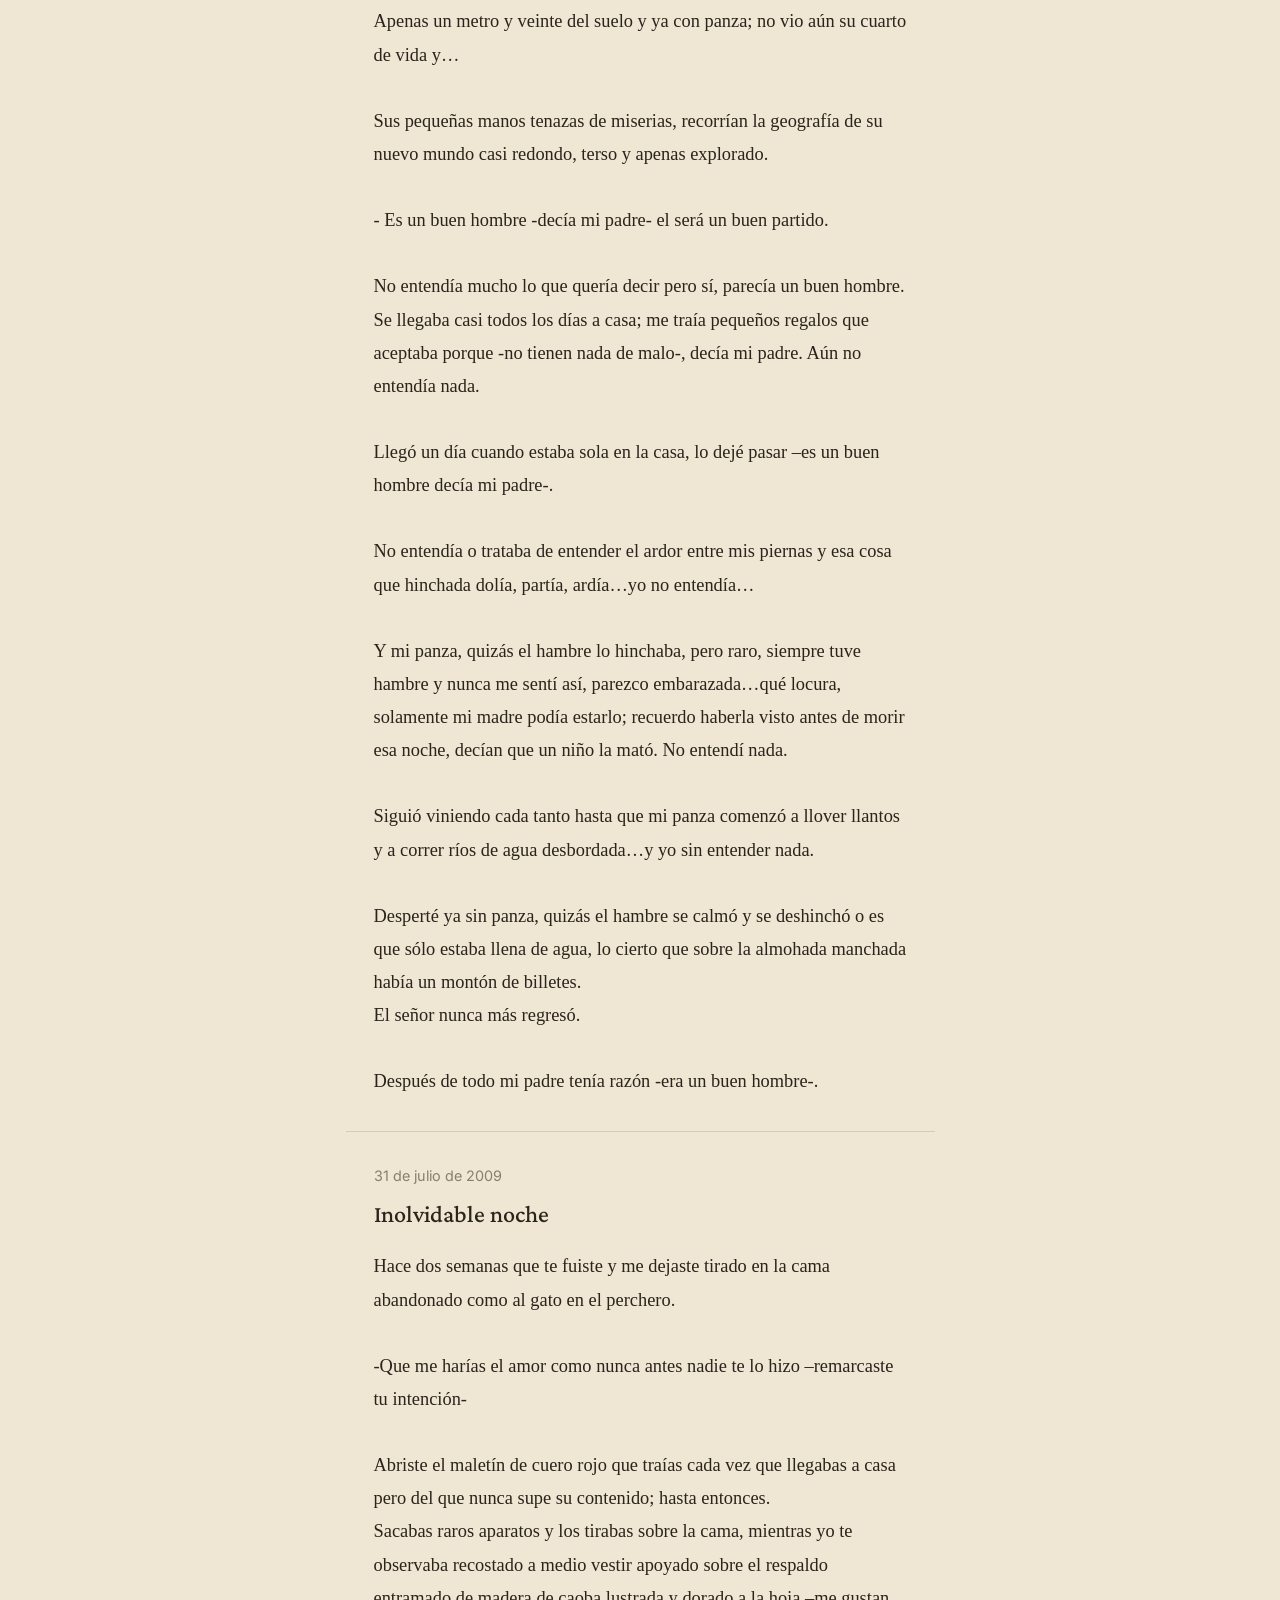
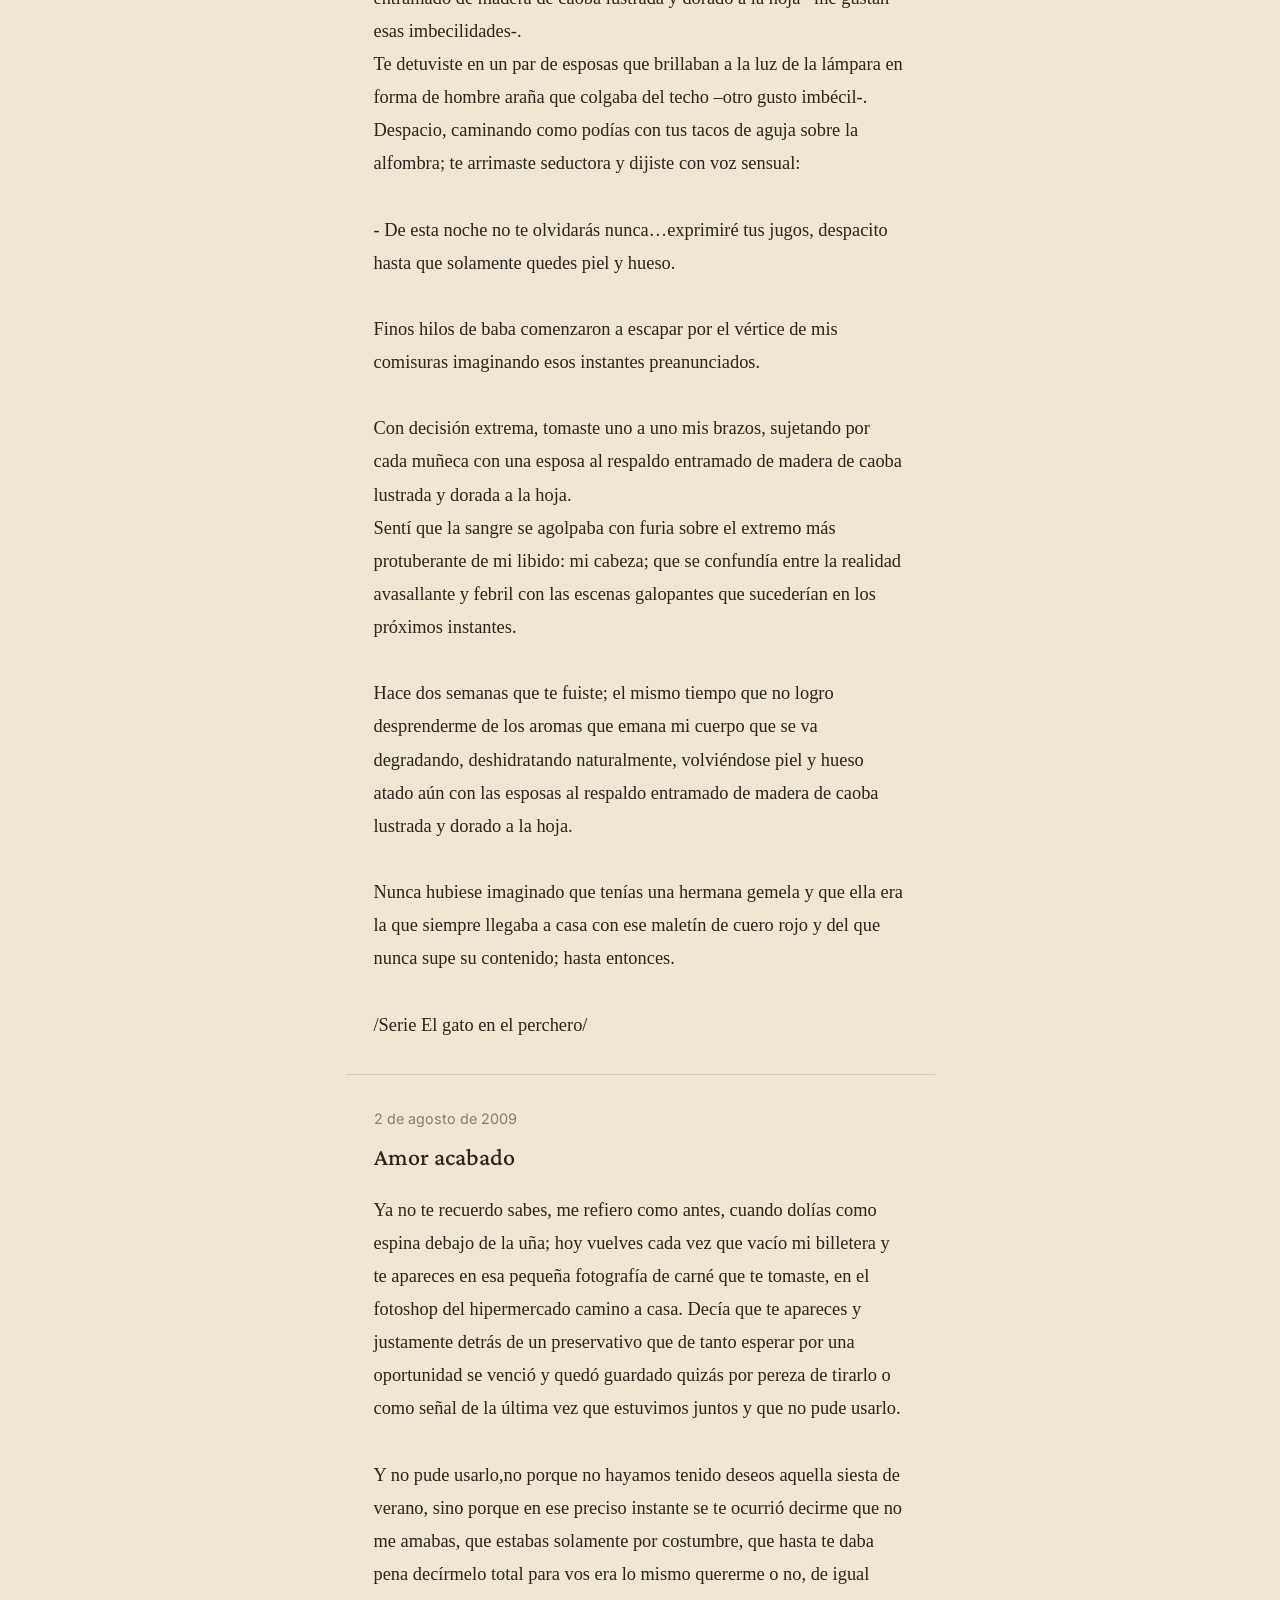
<file: blogs/intentos-de.html>
<!DOCTYPE html>
<html lang="es">
<head>
<meta charset="UTF-8">
<meta name="viewport" content="width=device-width, initial-scale=1.0">
<title>Intentos de… — Daniel</title>
<link rel="stylesheet" href="/css/styles.css">
</head>
<body style="--accent:var(--tinta-intentos)">

<div class="topbar">
  <a class="volver" href="/index.html">&larr; Inicio</a>
  <span class="coleccion-nombre" style="color:var(--tinta-intentos)">Intentos de…</span>

<section class="buscador-wrap">
  <div class="buscador-caja">
    <svg class="buscador-icono" width="20" height="20" viewBox="0 0 24 24" fill="none" stroke="currentColor" stroke-width="2" stroke-linecap="round"><circle cx="11" cy="11" r="7"/><path d="M21 21 L16.5 16.5"/></svg>
    <input type="text" id="buscadorInput" placeholder="Buscar una palabra" autocomplete="off">
  </div>
  <div class="buscador-resultados" id="buscadorResultados"></div>
</section>

  <nav class="menu-hamburguesa" aria-label="Navegación principal">
  <button class="menu-boton" id="menuBoton" aria-expanded="false" aria-controls="menuPanel" aria-label="Abrir menú">
    <span class="menu-icono" aria-hidden="true"><span></span><span></span><span></span></span>
  </button>
  <ul class="menu-panel" id="menuPanel">
    <li><a href="../index.html">Inicio</a></li>
    <li><a href="../biografia.html">Biografía</a></li>
    <li><a href="../comentarios.html">Comentarios</a></li>
    <li><a href="../cafecito.html">Cafecito</a></li>
    <li><a href="../contacto.html">Contacto</a></li>
  </ul>
</nav>
</div>
<header class="coleccion-header">
  <span class="icono" style="color:var(--tinta-intentos)"><svg class="icono" viewBox="0 0 48 48" fill="none" stroke="currentColor" stroke-width="1.8" stroke-linecap="round" stroke-linejoin="round"><path d="M14 6 H 30 V 42 H 14 Z" opacity="0.35"/><path d="M14 6 L 34 10 V 40 L 14 42"/><circle cx="27" cy="24" r="1.6" fill="currentColor" stroke="none"/></svg></span>
  <h1 style="color:var(--tinta-intentos)">Intentos de…</h1>
  <div class="meta">57 piezas</div>
  <p class="epigrafe">“Hay en mí un gen extraviado que desconozco; quizás nunca logre descubrirlo, tampoco me preocupa.”</p>
</header>
<nav class="nav-anios"><a href="#y2009">2009</a><a href="#y2010">2010</a><a href="#y2011">2011</a><a href="#y2012">2012</a><a href="#y2013">2013</a></nav>
<main>
<div class="anio-marcador" id="y2009"><h2>2009</h2></div><article class="pieza">
  <div class="fecha">25 de julio de 2009</div>
  <h3>El final de la agonía</h3>
  <div class="texto">En la grietas de la razón, la inconsciencia graba desde las retinas que sangran; la barbarie de los años. Nada detiene el resplandor de las bombas sobre las angustias de los corazones, que atestiguan con su impotencia la terrible película que se desarrolla sobre este mundo maltratado y malherido, que sigue incubando los embriones podridos, nefastos, de la violencia humana y sus intereses mezquinos.
Cuando la barbarie sea la única razón de subsistir, sobre las conciencias quedará sellada la hora, que marcara el final de la agonía.

Curiosamente esta prosa fue reconocida en el mes de febrero del 2009 con el primer premio del primer concurso de prosas de Mundo Prosa; pura casualidad.</div>
  <img src="/img/intentos_de_0000.jpg" alt="" loading="lazy"><div class="img-nota">Imagen original del blog</div>
</article><article class="pieza">
  <div class="fecha">25 de julio de 2009</div>
  <h3>Otra estupidez humana</h3>
  <div class="texto">Las noticias pintaban un ridículo estado de desesperación al temor a la despersonalización de algunos habitantes españoles; en cuanto a su fe y no fe religiosa. Unos por un lado publican una propaganda colectiva (pegada en colectivos) sobre la dudosa existencia de un dios y por lo tanto que la vida hay que vivirla y ya; por el otro la iglesia o quienes la representan en una contraofensiva de fe (ellos dicen que no lo es) también decidieron su propia campaña de apoyo a su dios profesando que la única manera de vivir es a la manera de él.

Hace un tiempo vengo presenciando situaciones parecidas a estas intolerantes campañas; donde ser o no creyente parece marcar un límite finito que determina la vida en el mundo, algo tan absurdo que raya en la estupidez humana.
Creyentes versus no creyentes, la vieja historia del mundo y por la que murió demasiada gente, incoherentemente si la consideración es que todos somos hijos de un dios único.
De buena fe tengo que aclarar que soy un no creyente practicante y totalmente en paz conmigo mismo. Las razones quizás a nadie le importe pero voy a hacer un pequeño resumen.
Los que pretendieron “enseñarme” (¿enseñarme?) a tener fe eran más hipócritas que un político de turno; los libros de fe me hablaban de represiones por no creer en él; las comadronas en las iglesias, las que se acostaban con el cura luego de misa, me pegaban coscorrones porque durante la misma solía divertirme mirando al monaguillo de turno sacándose los mocos con los dedos; la hipocresía de los que expiaban sus culpas con una miserable moneda a la madre adolescente que cargaba su niño en brazos en la puerta de la iglesia, por supuesto sin zapatillas y que luego de golpearse el pecho en mea culpa, salían despavoridos de la iglesia rumbo a sus nuevos pecados, total la próxima confesión limpiaría su conciencia para la reincidencia habitual y por supuesto; la indiferencia de mi padre que a golpes de alcohol desahogaba sus pecados con su esposa, mi madre.
Si hasta ese dios que dicen que existe consideró que nos hizo imperfectos por eso nos dio el derecho al libre albedrío y con esa enmienda espiaba sus culpas por su falibilidad; después de todo no era perfecto, si nos hizo a imagen y semejanza de él.

Nadie tiene la razón absoluta en este mundo, nadie tiene derechos a escudarse detrás de su verdad o su mentira y desprestigiar con agravios al otro; cada uno tiene derecho a ser quien quiere ser y a vivir como se la cante, mientras su vivir no moleste la salud ni la decencia de nadie.</div>
  <img src="/img/intentos_de_0001.jpg" alt="" loading="lazy"><div class="img-nota">Imagen original del blog</div>
</article><article class="pieza">
  <div class="fecha">25 de julio de 2009</div>
  <h3>Urgencias apuradas</h3>
  <div class="texto">Acostumbrado a no tener tiempos, a desmerecer la vida entre relojes, calles atascadas, gente apurada, hasta yo mismo que me veo corriendo como si la urgencia fuese tan necesaria. Creo que se ha vuelto rutina esto de andar apurado, y el día que no la tenga, como cada monótono fin de semana, me encuentro perdido, desorientado, casi como autómata recorriendo el día sin saber a donde ir. Para colmo hoy la lluvia, inconstante lluvia, que lucha en guerra sin cuartel con el sol por preponderar en su tiempo de permanencia y que aseguro es sin treguas.

He leído con angustia la urgencia de la gente por matarse, en nuestras rutas, en una total contradicción, viajan apurados para poder disfrutar más su tiempo disponible y solo apuran su tiempo de partida definitiva.

¿Y los días que quedaron sin vivir, y los amores que quedaron sin amores?

Dos realidades parecidas; apurarse para no llegar jamás, estancarse sin encontrar un camino para seguir, dos opciones, un mismo final; la nada.</div>
  <img src="/img/intentos_de_0002.jpg" alt="" loading="lazy"><div class="img-nota">Imagen original del blog</div>
</article><article class="pieza">
  <div class="fecha">25 de julio de 2009</div>
  <h3>No me contradigas</h3>
  <div class="texto">Nada es más preciso y más exacto que ser uno mismo; los errores se suceden continuamente y eso da la posibilidad de modificar conductas, acciones, para que no se repitan; si eso no sucede, si se vuelven recurrentes, solo cambia de vereda, en la otra podrá haber una piedra pero será diferente y además irás alerta sabiendo que puedes volver a tropezar.

Nada tampoco es eterno, sólo existe la posibilidad de un esfuerzo mayor para que algo dure un poco más; a veces ese instante sirve de reflexión para poder seguir o abandonar y continuar otra búsqueda.

Nada debe detenerte, aunque a veces la negación sea muy fuerte y te paralice, y no te deje reacción, y la apatía impida romper tu inercia.

Haz lo que yo digo siempre que te sirva y nada de lo que yo hice, porque eso ya es fracaso seguro.</div>
  <img src="/img/intentos_de_0003.jpg" alt="" loading="lazy"><div class="img-nota">Imagen original del blog</div>
</article><article class="pieza">
  <div class="fecha">25 de julio de 2009</div>
  <h3>Sueño de trenes ( I )</h3>
  <div class="texto">De niño tuve la suerte de vivir en estaciones de trenes; mi padre fue jefe de estación en varios pueblos de la provincia de Santa Fe (Argentina).
Mis juegos, mis aventuras, mis sueños, tenían forma de vagones, de rieles, de locomotoras a leña o a vapor como quieran llamarlas (la leña era quemada en la caldera de la locomotora y eso hacia que se produzca vapor en tuberías interiores, hechos que por su presión permitían el desplazamiento de la máquina).

Solía escaparme en las siestas de los ojos de mi padre y caminar por las vías indefinidamente hasta que el silencio de tantos campos y el miedo a los duendes que rondaban las tardes me hacían volver.
Tenía dos placeres en esas travesías: uno; mantenerme firme en esos escasos centímetros de ancho del riel y sin caerme por el mayor tiempo posible; el otro era contar todos los durmientes hasta llegar a la señal de entrada del pueblo y limpiar las piedras que estaban sobre ellos; hecho que me solía llevar bastante tiempo hacerlo.
Solía subirme por las escaleras de hierro hasta la punta de la torre de la señal ferroviaria que para mi altura de niño era infinita, y espiar los nidos de cotorras que allí anidaban (siempre que mi papá no los hubiese desarmado; decía que era peligroso para el funcionamiento del mecanismo de la señal).

Este mecanismo era un sistema de poleas puestos en la torre y debajo, al costado de la vía. por donde corría un cable de acero trenzado similar a los cables de frenos de bicicletas pero mucho más gruesos. Este cable en el otro extremo, estaba fijo a unas palancas de acero que se disponían en el andén de la estación en un total de 6: 2 para las señales; izquierda y derecha; 2 para desviar los trenes desde la vía primera a la segunda y viceversa y 2 para desviarlos desde la segunda a la tercera y viceversa. Estas palancas funcionaban de modo también similar a las palancas de frenos de las bicicletas y su función era bajar o subir una señal (como un aspa de chapa) que estaba en las torres antes mencionadas. Estas señales eran indicadores para los maquinistas de los trenes de cual era la situación de tránsito de las vías; si estaba baja habilitaba el paso del tren y por el contrario, si estaba hacia arriba se debía detener el tren y esperar su habilitación desde la estación.

Pude ver pasar tantos kilómetros de trenes y miles de rostros asomados a sus ventanillas, cada uno quizás con tantos sueños como los míos, quizás muchos pudieron concretarlos yo sigo aún esperando trenes, aunque el progreso destructor los haya detenido.

(Continuará)</div>
  <img src="/img/intentos_de_0004.jpg" alt="" loading="lazy"><div class="img-nota">Imagen original del blog</div>
</article><article class="pieza">
  <div class="fecha">25 de julio de 2009</div>
  <h3>Inocencia asesina</h3>
  <div class="texto">El sol calcinaba la siesta santiagueña (Argentina); nadie sabe exactamente porqué un santiagueño duerme siempre siesta; la ignorancia mueve las lenguas de los que hablan por hablar.
Tomé mi gomera (así se llama en Santa Fe a la honda ciudadana), salí por enésima vez del inmenso patio de tierra de la casa de mis abuelos, rumbo al montecito cercano (en realidad en ese pueblito santiagueño casi todo era monte) dispuesto a seguir aumentando mi autoestima de niño con mucha puntería para matar pajaritos. De pronto se presentó la primera posible víctima, un chingolo; pajarito parecido a un gorrión con un canto muy armonioso y dulce, que saltaba (se mueve dando saltitos) de rama en rama sobre un espinillo, árbol muy común en la geografía santiagueña.
Preparé mi gomera, la “cargué” con mis bolitas de barro, (estas se hacían con tierra colorada y agua, se amasaba, se formaban tiritas, se las cortaba del tamaño deseado y poniendo un trozo entre ambas palmas de las manos, se les daba forma de esferas en movimientos circulares y se las deja secando al sol) de las cuales contaba con una gran provisión en mis reventados bolsillos. Sigilosamente esperé que el pajarito se colocara en una posición óptima para un certero disparo y cuando eso sucedió procedí a la ejecución con el resultado que esperaba. El certero impacto derribó al pajarito, que cayendo por entre las ramas del árbol, terminó en aleteos sobre el seco pasto del monte.

Acá cambió la historia; acá ocurrió un clic interior que modificó mi conducta de “niño asesino de pájaros”.
Al ver el esfuerzo que hacía el ave por levantarse, una gran pena interior se apoderó de mi, un terrible sentimiento de culpas (tenía apenas once años, de aquella época, año `68, diferentes a los once años de los niños de ahora), tomé el pajarito entre mis manos, intenté de todas maneras que no se muriera; pidiéndole que no lo haga, dándole la ternura en caricias sobre sus plumas, aplicando la inocente creencia que si le soplábamos “el culito” a un pajarito este no se moría.Nada funcionó; el chingolo se murió.

Lo tomé suavemente, caminé casi con lágrimas hasta un espacio abierto cerca de otros árboles, cavé un pequeño pozo en la tierra y lo sepulté junto con mi inocencia asesina.

A partir de ese día, nunca más maté pajaritos y la gomera solo sirvió para competencias con mi hermano mayor, de tumbar latas con bolillas de paraíso en el patio de tierra de casa.</div>
  <img src="/img/intentos_de_0005.jpg" alt="" loading="lazy"><div class="img-nota">Imagen original del blog</div>
</article><article class="pieza">
  <div class="fecha">25 de julio de 2009</div>
  <h3>El mejor crítico</h3>
  <div class="texto">Saben, pero hace un par de años que tengo a mi gatito -ex vivo- colgado de un perchero a la entrada de mi casa, junto al viejo paraguas pingüino que no lo uso mucho ya que le falta la tela; decía, a este gatito se me ocurrió un día colocarle un bonito collarcito azul con una pequeña piedrita con su nombre grabado- el del gato, no de la piedra- pero no sabía que a los gatos no se le ponen collares por la razón expuesta, juegan sobre los percheros y corren el riesgo de quedar colgados; y bueno desde entonces me acompaña y es el mejor crítico de mi poesía, por supuesto nunca las comenta; aún no sabe leer ni escribir.

/Serie El gato en el perchero/</div>
  
</article><article class="pieza">
  <div class="fecha">25 de julio de 2009</div>
  <h3>Hablando con tu ausencia</h3>
  <div class="texto">Ayer te contaba en mis pensamientos, de mis regresos a casa, de esos quince minutos de angustioso divagar que invierto por el trazado de calles oscuras y silenciosas de las madrugadas de Córdoba, camino a parte de mi rutina también angustiosa y decadente, diferenciada de las otras solo por la presencia de mis hijas.
Digo angustiosos pensamientos, porque ellos rememoran a cada metro de camino recorrido, noche tras noche, esta insoportable levedad de ser, de estar sin estar, solo permanecer, tratando de no dejarme vencer por los inerte realidad que es mi vida. Y siento que la calesita da otra vuelta más, solo que cada vuelta es parte de una permanente rotación sobre el mismo eje, mirando los mismos paisajes, montando los mismos caballos, cansados y aburridos de permanecer fijos a un piso de madera.

Sabes, cuando dialogo con mi mente contándole estas cosas, imagino como se debe sentir encerrada en este complicado cuerpo, pobre de ella, pobre de mi espíritu que quiere volar, y que no encuentra su cielo, ni el viento necesario para despegar.

Otra madrugada, otros silencios de niñas dormidas, y tantas palabras que vuelvo e leer y releer, y sin embargo no las entiendo. Que mas da, será lo que deba ser, mañana, mejor dicho hoy, será un día distinto, al menos tratare de cambiar mi recorrido para volver a casa, quizás los pensamientos se renueven, eso dicen los que saben, hay que modificar recorridos, que la mente aprenda a modificar patrones. ¡Bah, que más da!. Espero que no se nuble el día, el vientito afuera no es buena señal para que podamos ver al señor sol.
________________________________________</div>
  
</article><article class="pieza">
  <div class="fecha">25 de julio de 2009</div>
  <h3>El viejo edificio de la calle 22</h3>
  <div class="texto">Era mi última bocanada de vida que esa mañana aspiraba; ella había decidido marcharse temprano, apenas despuntaba el primer eructo del desayuno: café con leche y tostadas con mermelada de naranjas; su preferida.

Del perchero de la entrada a mi departamento, en el piso cuarto del viejo edificio de la calle 22, tomó su saco gris que colgaba al lado de mi gato que hace años permanece también colgado del collar azul y que con mirada vidriosa la observaba sin decir nada; sólo sonreía con una fría mueca de baba muerta.

Abrió con calma la puerta que da a la oscura boca del ascensor; del llavero en forma de corazón con las letras J y D grabadas, retiró la llave de acceso al viejo edificio, la dejó sobre el drossier, guardó el llavero en su cartera y volviendo la mirada cerró sus pasos en mi cara.

El gato seguía callado, pero esta vez sus fríos ojos orbitaron una sorpresa, una consternación acéfala coma grado cuatro.

- Otra loca que olvidó que en el viejo edificio de la calle 22, nunca se montó el ascensor de servicio.

/Serie El gato en el perchero/</div>
  <img src="/img/intentos_de_0008.bmp" alt="" loading="lazy"><div class="img-nota">Imagen original del blog</div>
</article><article class="pieza">
  <div class="fecha">26 de julio de 2009</div>
  <h3>Mala reputación</h3>
  <div class="texto">Frío y lluvioso día; en la penumbra de mi cerebro trataba de hablar con mi soledad pero la muy puta apenas me respondía, ella quería estar sola; decía que mi compañía destruía su esencia, bloqueaba su inspiración suicida. Le recomendé leer los poemas de un tal ciprés, que seguramente obtendría un resultado más inmediato que pretendiendo contener la respiración por largo tiempo; en algún momento el aire saldría disparado en forma de gases y eso sería insoportable; tanta podredumbre acumulada, vetusta y abyecta.

Mirándome de reojo, sonrió socarronamente como diciendo: ¡Que decís imbécil! ¡Ese tal ciprés no existe, es solamente una visión extemporánea y ordinaria de un poeta; que él se pudra en sus míseras soledades, yo quiero morir más dignamente!

Miré la lluvia que chorreaba cristales y escribí en la humedad condensada en su interior:

-Me cago en ese ciprés, no sirve ni para matar a mi soledad-</div>
  <img src="/img/intentos_de_0009.jpg" alt="" loading="lazy"><div class="img-nota">Imagen original del blog</div>
</article><article class="pieza">
  <div class="fecha">27 de julio de 2009</div>
  <h3>Hay días</h3>
  <div class="texto">Y hoy es uno de esos; donde me canso de ser humano, de ser correcto, de ser responsable, de ser educadamente pacífico. Estoy muy cansado de tanta miseria humana, de tanta falsedad, de tanta mentira.
Que mañana pase pronto.</div>
  
</article><article class="pieza">
  <div class="fecha">29 de julio de 2009</div>
  <h3>Un buen hombre</h3>
  <div class="texto">Apenas un metro y veinte del suelo y ya con panza; no vio aún su cuarto de vida y…

Sus pequeñas manos tenazas de miserias, recorrían la geografía de su nuevo mundo casi redondo, terso y apenas explorado.

- Es un buen hombre -decía mi padre- el será un buen partido.

No entendía mucho lo que quería decir pero sí, parecía un buen hombre. Se llegaba casi todos los días a casa; me traía pequeños regalos que aceptaba porque -no tienen nada de malo-, decía mi padre. Aún no entendía nada.

Llegó un día cuando estaba sola en la casa, lo dejé pasar –es un buen hombre decía mi padre-.

No entendía o trataba de entender el ardor entre mis piernas y esa cosa que hinchada dolía, partía, ardía…yo no entendía…

Y mi panza, quizás el hambre lo hinchaba, pero raro, siempre tuve hambre y nunca me sentí así, parezco embarazada…qué locura, solamente mi madre podía estarlo; recuerdo haberla visto antes de morir esa noche, decían que un niño la mató. No entendí nada.

Siguió viniendo cada tanto hasta que mi panza comenzó a llover llantos y a correr ríos de agua desbordada…y yo sin entender nada.

Desperté ya sin panza, quizás el hambre se calmó y se deshinchó o es que sólo estaba llena de agua, lo cierto que sobre la almohada manchada había un montón de billetes.
El señor nunca más regresó.

Después de todo mi padre tenía razón -era un buen hombre-.</div>
  
</article><article class="pieza">
  <div class="fecha">31 de julio de 2009</div>
  <h3>Inolvidable noche</h3>
  <div class="texto">Hace dos semanas que te fuiste y me dejaste tirado en la cama abandonado como al gato en el perchero.

-Que me harías el amor como nunca antes nadie te lo hizo –remarcaste tu intención-

Abriste el maletín de cuero rojo que traías cada vez que llegabas a casa pero del que nunca supe su contenido; hasta entonces.
Sacabas raros aparatos y los tirabas sobre la cama, mientras yo te observaba recostado a medio vestir apoyado sobre el respaldo entramado de madera de caoba lustrada y dorado a la hoja –me gustan esas imbecilidades-.
Te detuviste en un par de esposas que brillaban a la luz de la lámpara en forma de hombre araña que colgaba del techo –otro gusto imbécil-.
Despacio, caminando como podías con tus tacos de aguja sobre la alfombra; te arrimaste seductora y dijiste con voz sensual:

- De esta noche no te olvidarás nunca…exprimiré tus jugos, despacito hasta que solamente quedes piel y hueso.

Finos hilos de baba comenzaron a escapar por el vértice de mis comisuras imaginando esos instantes preanunciados.

Con decisión extrema, tomaste uno a uno mis brazos, sujetando por cada muñeca con una esposa al respaldo entramado de madera de caoba lustrada y dorada a la hoja.
Sentí que la sangre se agolpaba con furia sobre el extremo más protuberante de mi libido: mi cabeza; que se confundía entre la realidad avasallante y febril con las escenas galopantes que sucederían en los próximos instantes.

Hace dos semanas que te fuiste; el mismo tiempo que no logro desprenderme de los aromas que emana mi cuerpo que se va degradando, deshidratando naturalmente, volviéndose piel y hueso atado aún con las esposas al respaldo entramado de madera de caoba lustrada y dorado a la hoja.

Nunca hubiese imaginado que tenías una hermana gemela y que ella era la que siempre llegaba a casa con ese maletín de cuero rojo y del que nunca supe su contenido; hasta entonces.

/Serie El gato en el perchero/</div>
  
</article><article class="pieza">
  <div class="fecha">2 de agosto de 2009</div>
  <h3>Amor acabado</h3>
  <div class="texto">Ya no te recuerdo sabes, me refiero como antes, cuando dolías como espina debajo de la uña; hoy vuelves cada vez que vacío mi billetera y te apareces en esa pequeña fotografía de carné que te tomaste, en el fotoshop del hipermercado camino a casa. Decía que te apareces y justamente detrás de un preservativo que de tanto esperar por una oportunidad se venció y quedó guardado quizás por pereza de tirarlo o como señal de la última vez que estuvimos juntos y que no pude usarlo.

Y no pude usarlo,no porque no hayamos tenido deseos aquella siesta de verano, sino porque en ese preciso instante se te ocurrió decirme que no me amabas, que estabas solamente por costumbre, que hasta te daba pena decírmelo total para vos era lo mismo quererme o no, de igual manera sólo querías estar conmigo, no tenías a donde ir.

Tuvo que ser precisamente en ese momento cuando mis deseos estaban más ardientes que la siesta, y sabiendo como era yo, seguramente no podrías quedarte más. Y así fue, te pedí que te fueras, sin importar si el asfalto estaba quemando lagartijas, adentro el frío congelaba las paredes y las cervezas sobre la mesa de luz transpiraban vidrios.

Hoy regresando a casa divagando sobre tu paso por mi vida, sentí el peso de mi billetera en el bolsillo trasero de mi pantalón, la tomé y la abrí buscando tu fotografía y vi al condón que de tanto pasearlo se asomaba por una esquina del ajado sobre; miré tu foto y mi cabeza explotó de recuerdos cuando hicimos el amor sobre el asiento trasero del automovil. La billetera regresó al bolsillo de mi pantalón y seguí caminando, era otra siesta calurosa como aquella.

Una suave brisa arrastraba por el asfalto caliente un preservativo anudado y una foto adentro, quizás resultado de un amor que acabó muriendo.</div>
  
</article><article class="pieza">
  <div class="fecha">5 de agosto de 2009</div>
  <h3>Bella imaginación</h3>
  <div class="texto">El niño introducía su dedo en su nariz cada vez más profundo; escarbaba tratando de encontrar algo. Cuando parecía que lo lograba se le escapaba, entonces regresaba por más y así durante mucho tiempo.

La maestra lo observaba incrédula y ansiosa a la vez por saber en qué terminaría todo ese acto de mal gusto, cuando una sonrisa casi imperceptible en el niño indicó que algo había encontrado, la maestra sostuvo la respiración y no pudo creer lo que veía.
En el extremo de la uña larga y sucia del niño, venía adherido un moco de gran tamaño, que al parecer llevaba tiempo asentado en el refugio natural.

El niño tomó el moco entre los dedos índice y pulgar, lo miró detenidamente y comenzó a darle forma de bolita luego de lo cual lo dejó en el pupitre.
Intentaba regresar por más materia prima, pero la señorita maestra le sostuvo la mano en el preciso instante que comenzaba su tarea. El niño asustado agachó la cabeza, se limpió el dedo debajo del asiento y se quedó quieto con ambas manos entres sus piernas.

La maestra miró al niño, luego a la bolita de moco, de nuevo al niño y preguntó;

- ¿Qué significa esto Ramón? ¿No te enseñamos que esas cosas no se hacen? Para eso son los pañuelos.

El niño levantó la cabeza y con suave voz dijo:

- Sí señorita, pero para mí no es una cochinada, es mi manera de volar a otros mundos y esa bolita que ve en el pupitre es el planeta Marte.

- Al menos en el aula no vuelvas a hacerlo ¿entendido? –replicó la maestra-

Luego regresó a su escritorio pensando sobre la maravillosa imaginación que tienen los niños y hasta se le escapó una sonrisa traviesa.

Pasado un tiempo observó a Daniel que se sentaba en uno de los últimos pupitres del salón, con sus manos metidas debajo de su delantal y con miradas huidizas y extraviadas; pero esta vez no se movió de su silla, no se animó a preguntar nada.</div>
  
</article><article class="pieza">
  <div class="fecha">6 de agosto de 2009</div>
  <h3>La mancha tamaño mosca</h3>
  <div class="texto">Susto mayor me llevé esta mañana al levantarme de una larga noche de pesadillas. Al mirarme al espejo, una mancha negra tamaño mosca embarazada estaba posada en mi mejilla izquierda. Paso mi mano suavemente para palpar el bulto pero para sorpresa en mi mejilla izquierda no sentía el promontorio que denote la presencia de esa rareza (la manchita tamaño mosca) pero lo curioso es que en el rostro del espejo continuaba y de vez en cuando se movía como acomodándose quien sabe porqué razón.

Largo tiempo estuve observando la situación tratando de resolver el misterio pero lamentablemente fui interrumpido por la enfermera que venía con la rara pastillita verde. Luego me olvidé de la manchita tamaño mosca en mi mejilla derecha.</div>
  
</article><article class="pieza">
  <div class="fecha">16 de agosto de 2009</div>
  <h3>Más de siete vidas para morir</h3>
  <div class="texto">Envidio a mi gato colgado en el perchero; ayer le conté de mi último fracasado amor y me miró con sus fríos y transparentes ojos vidriados que me decían:

- Imbécil, te advertí que no te enamores de sueños y nunca me haces caso, embrómate ahora, carga con tu imbecilidad ya no voy a decir más nada.

Y tiene razón, pero el amor no se programa como un reloj despertador para que suene a determinada hora, él marca los tiempos y estos fueron en el preciso momento que debieron ser y terminaron de igual manera, pero no es la cuestión que quiero resaltar.
Regresando a mi gato, él, de alguna manera al acabarse su séptima vida cuando quedó colgado en el perchero hace un par de años, terminó con las posibilidades de enamorarse como muchas veces lo he visto y para peor volver a casa luego de días de pasión libre en los techos de las casas del barrio o de qué lugar quizás, al menos eso me contaba cuando se recuperaba de su desgaste de galán servidor de féminas gatunas. También me solía contar en nuestras largas charlas de sobremesa las veces que se había enamorado de verdad y lo mucho que le costó recuperarse, para eso debió perder varias vidas que más adelante les contaré como fue cada una de ellas.

Ahora que lo veo desde mi sillón confesor de tantas penas, noto otra vez su sonrisa inexpresiva y algo torcida con algo de lástima quizás y supongo que piensa que él al menos no volverá a pasar por esto jamás; en cambio yo, con mis años a cuestas seguramente deberé cerrar más heridas futuras y no sé ahora si es mejor eso o morir con un corazón sano que nunca haya vivido la aventura de enamorarse y yo me enamoré bien, no estoy arrepentido porque viví otro cacho de vida como se debe vivir.

Miré a mi gato, le guiñé un ojo - hasta casi sentí pena por su soledad- sacudí las pelusas de mi
tristeza y salí por más cerveza fría, la otra se mezcló con lágrimas de lluvias que caían de mis ojos y terminó sabiendo a sal.

/Serie El gato en el perchero/</div>
  
</article><article class="pieza">
  <div class="fecha">30 de agosto de 2009</div>
  <h3>¡Mentira!...mentira...</h3>
  <div class="texto">Abrir la mente desde el final
cuando duele, aun sabiendo que llegaría, tal lo previsto,
es entonces que las palabras dichas
pierden sus fuerzas naturales y se vuelven estériles
que la realidad de los insomnios cae sobre la cabeza
y el llanto de lo que llamamos alma
es irremediablemente incontrolable,
como un maremoto desbocado
la explosión de un geiser,
espontánea, que quema sin control
y se sigue sentado a pesar de todo sobre él
hasta que el cuerpo es una llaga.

Abrir la mente desde un final
para aceptar resignado que se está muriendo,
cuando los consejos suenan tan vacíos como ese vacío que queda
y se dirá, que el tiempo todo lo cura ¡Mentira!...mentira...
el tiempo es el cuchillo que rasga la carne, despacito, desde adentro
aunque pretendamos sonreirle a la vida que se nos canta de risa
por nuestra ingenuidad humana
de creer que el amor tiene plazos definidos de vencimiento;

- Se terminó, dar vuelta la hoja y a otra cosa ¡ja! ¡qué va!

Si fuese tan fácil abrir la mente para cerrar al corazón
sería tan fútil haber amado.</div>
  
</article><article class="pieza">
  <div class="fecha">17 de septiembre de 2009</div>
  <h3>Tangibles distancias</h3>
  <div class="texto">Ella recostaba su cabeza sobre el regazo del hombre, se dejaba rozar, acariciar sus parpados cerrados, sentía la calma; él se volvió ternura entre sus cabellos, protegía, jugaba; los abrazos asfixiaban al miedo, se entregaban.

Fueron noches; de lluvias en la ventana, fiestas de risas, de poesías, de lágrimas, de un amor dibujado a la medida que necesitaban; de caricias interminables, sanguíneas, cálidas.

Ella despertó, su cabeza apoyaba sobre el teclado; en otro lugar del mundo él despertó, sus manos rozaban la pantalla.</div>
  
</article><article class="pieza">
  <div class="fecha">17 de septiembre de 2009</div>
  <h3>Diarios</h3>
  <div class="texto">Un diario, un desayuno, una rutina.
Ya no leo diarios, algunas veces desayuno y mi rutina…
El diario es un eterno viaje al pasado y al futuro, el presente no existe; deja de ser luego de escribir cada letra de cada palabra de cada renglón de cada columna de cada página de cada diario de vida.
Recuerdo hace 40 años leía los periódicos que mi padre compraba y ya todo era lo mismo que ahora, solamente que en esa época tomaba mi leche con cacao y soñaba con ser un buen hombre. Hoy no leo periódicos ni tomo leche con cacao ni sueño con ser un buen hombre, pero cada tanto me acuerdo de revisar mi memoria.</div>
  
</article><article class="pieza">
  <div class="fecha">19 de septiembre de 2009</div>
  <h3>Traslúcida nostalgia</h3>
  <div class="texto">Cuando te imagino saliendo de la ducha, aspiro el aire para identificarte con los aromas que no conozco pero sé lo rico que huelen; lo recuerdo cuando te escabullías en mis brazos y te depositabas como un animalito desamparado para que te protegiese, pero en realidad era yo el débil que se guarecía en los tuyos, el que olvidaba el afuera del afuera y era entonces que olía tus cabellos, la piel de tu cuello que embriagaba. Luego terminábamos amándonos en cualquier lugar de tu cuarto, siempre el tuyo.
Recuerdo tus tímidas palabras que no sabían expresar lo que tu cuerpo sentía, y fui tu primera vez y fuiste el primer amor que me amó. Imborrables noches transcurridas entre lluvias y tormentas, y allá en tu isla vos eras la mía, donde el tiempo era fugaz a pesar de las tantas horas compartidas a diario. Te amé con total entrega y sé que también me amaste, eso me queda junto con este amor a la hora de despertar y ya no verte salir de la ducha con tus cabellos mojados y no identificar tus aromas aquellos que nunca conoceré pero que tanto amo.

Es tu perfil, insinuante
atravesando la mampara de la ducha
mientras te acaricias con el jabón,
único privilegiado del viaje por tu cuerpo
y sus relieves.
Te asemejas a una ninfa
tras el iris de un ola
en el contorno de un horizonte huidizo,
y es tu cintura grácil
que dibuja en armonía al agua que te recorre.
Te desaguas de mis nostalgias
por el escape de la memoria
que tampoco puede detenerte
más que el instante en que te roza
y te llevas con el agua, los efluvios de tus perfumes.</div>
  
</article><article class="pieza">
  <div class="fecha">25 de septiembre de 2009</div>
  <h3>Ingenua fábula con dos finales y sin moraleja</h3>
  <div class="texto">Justo antes de la medianoche, la ranita trepó la casa hasta la habitación de su amada y se adhirió al vidrio mojado de su ventana; ella lo observó y corrió la cortina justo a las doce campanadas. No se rompió el hechizo. Se dejó caer y se fue con la lluvia.

Justo antes de la medianoche, la ranita trepó la casa hasta la habitación de su amada y se adhirió al vidrio mojado de su ventana; ella lo observó y abrió los postigos; lo besó justo a las doce campanadas. Se rompió el hechizo. Desde entonces son dos ranas felices bajo las lluvias.</div>
  
</article><article class="pieza">
  <div class="fecha">27 de septiembre de 2009</div>
  <h3>La palabra del boludo (Gian Franco Pagliaro)</h3>
  <div class="texto">Por mirar el otoño,perdió el tren del verano. Usaba el corazón en la corbata.Se subía a una nube cuando todos bajaban.Su madre le decía:-No mires las estrellas para abajo,no mires la lluvia desde arriba,no camines las calles con la cara,que ensucias la camisa;no lleves tu corazón bajo la lluvia, que se moja;no des la espalda al llanto,no vayas vestido de ventana,no compres ningún tílburi en desuso.Mira tu primo,el justo,que duerme por las noches.Mira tu tío,el recto,que almuerza y se sonríe.Mira tu primo,el probo,puso un banco en el cielo.Tu cuñado,el astuto,que ahora quiere la lluvia.Tu otro primo,el sagaz,que es gerente en la luna.

-Tienes razón,mamá,-dijo el boludo;y se bebió una rosa.-No seré más boludo-y se bajó del viento.-Seré astuto y zahorí-y dió vuelta una estrella para abajo,y se metió en el subte.

Y quedaron las gaviotas en el río.
Entonces vinieron los parientes ricos y le dijeron:-Eres pobre,pero ningún boludo.
Y el boludo fue ningún boludo.Y quemaba en las plazas las hojas que molestan en otoño.
Y llegó fin de mes.Cobró su primer sueldo y se compró cinco minutos de boludo.

Entonces llegaron las fuerzas vivas y le dijeron:-¡Has vuelto a ser boludo!¡Boludo!Seguirás siendo siempre el mismo boludo.Seguirás siendo el mismo boludo siempre.Seguirás siendo un boludo siempre.Debes dejar de ser boludo.¡Boludo!
Y medio boludo,con esos cinco minutos de boludo,dudaba entre ser ningún boludo ,o seguir siendo un boludo para siempre.
Y subió las escaleras para abajo,hizo un hoyo en la tierra,miraba las estrellas.
La gente le pisaba la cabeza,le gritaba:¡boludo!
Y él seguía mirando a través de los zapatos.
Entonces vino un alegre y le dijo:-¡Boludo alegre!

Vino un pobre y le dijo:-¡Pobre boludo!
Vino un triste y le dijo:-¡Triste boludo!
Vino un pastor protestante y le dijo:-¡Reverendo boludo!
Vino un cura católico y le dijo:-¡Sacrosanto boludo!
Vino un rabino judío y le dijo:-¡Judío boludo!
Vino su madre y le dijo:-¡Hijo,no seas boludo!

Vino una mujer de ojos azules y le dijo:-¡Te quiero!

http://www.youtube.com/watch?v=RpF6r78acSc</div>
  
</article><article class="pieza">
  <div class="fecha">28 de septiembre de 2009</div>
  <h3>Este absurdo tiempo de pensar</h3>
  <div class="texto">He pensado en ti, de la manera más absurda. Sostenías con una mano una nube azul
mientras llovía y se desarmaba, con la otra intentabas recoger el agua caída
pero se escurría entre los dedos;
semejabas una fuente con forma de mujer, esbelta, de cintura finamente tallada,
parada sobre un pedestal de lirios y azucenas.

He pensado en mi, de la manera más absurda. Siendo la nube azul derramándose en gotas
desde ese cielo que no soportabas porque tus manos eran pequeñas,
tus dedos frágiles de cristal de estrella, no podían abarcar más de una nube
y llorabas conmigo por no poder contenerme, mezclándose las aguas dulces de tus ojos
y la sal de mis lluvias.

He pensado en nosotros y en nuestros ríos que desaguan en mares diferentes,
tú sigues siendo la fuente, fuerte y firme; sabes a donde van tus aguas que ya no son lágrimas,
son cauce de sueños que navegas; tienes un horizonte, un mar propio;
mis aguas corren por un río desbordado, informe sin un mar preciso donde desaguar.
Entonces pensé en esto de los ríos paralelos que en algún punto de sus recorridos pueden acercarse hasta tocarse pero que inexorablemente nunca se unirán,
ni siquiera hay un mismo mar al final del recorrido.</div>
  
</article><article class="pieza">
  <div class="fecha">29 de septiembre de 2009</div>
  <h3>De cuando me llevabas</h3>
  <div class="texto">Tal vez si fuera inteligente, te escribiría que estoy hecho de miedos, mejor dicho, que me volví miedos a partir que abandonaste los tuyos en mi pecho, pero apenas soy una sombra y una sombra no es dueña de su vida, simplemente sigue a la figura o se modifica si la luz que la proyecta se mueve o se agota.
Ya no me muevo acompañándote, te sigo de lejos buscando otra vez adosarme a tus formas, pero viajas más rápido que la luz y cuando creo estar al alcance de tu proyección te apagas y desapareces entre tanta luz que hoy te brilla y ya no me distingo como antes, cuando éramos cuerpo y sombra.

Y a pesar de todo me puedes
aun cuando te apagas y se desgarran mis formas
sobre ásperas paredes.
Es entonces que la razón puede al corazón.

Las sombras - que no tienen vida -
deben morir en cuanto acabe la luz.
Es entonces que el corazón puede a la razón
y se deforman sus formas.
Si fuera inteligente escribiría: Necesito mi luz.
Pero las sombras no escriben,
solamente se dejan llevar.</div>
  
</article><article class="pieza">
  <div class="fecha">3 de octubre de 2009</div>
  <h3>La vida como si nada</h3>
  <div class="texto">La quinta campanada ha sonado, arriba en la terraza la bóxer Luna le ladra a una gata porque le ocupa su espacio. Los ruidos de la calle pintan el paisaje de la vida que no se detiene por nada.
Caen las horas en golpes de sol sobre la vía alquitranada, donde los cordones atan sus costados para que no se desarme el paisaje caudaloso de los autos que siguen a otros autos, con broncas, con insultos, con roces de chapas abolladas como si sus vidas fuesen armas disparadas, aceleradas, para llegar primeros a ninguna parte.
Los árboles vivos-inmóviles soportan a los perros que orinan en ellos pero siguen de pie como si nada y la vida en el vecino de la otra cuadra, el viejito de 104 años que mira el contorneo de cintura de la niña a través de la ventana y trata de recordar cómo era excitarse sobre la arena de sus playas, otrora juventud de no hace muchos años y sin embargo han pasado tantos.
Soy uno más de los suicidas peatones cruzando la calzada, entre los vehículos violentos que tratan de aplastar mi estupidez humana mientras el semáforo hastiado de sus tres colores los combina en marron y violeta. Entonces el mundo pierde su rumbo, sus reglas, sus rutinas, su cultura de animal domesticado.
Llego como puedo a una isla entre dos calles opuestas , sobreviviendo mis pasos. En ella mientras espero que se acabe el capricho del semáforo, te recuerdo en otra isla más lejana, más viva que ésta. Allí me sorprenden las últimas siete campanadas. Apenas transcurrieron segundos y toda una vida, sin embargo nada ha cambiado.</div>
  
</article><article class="pieza">
  <div class="fecha">11 de octubre de 2009</div>
  <h3>Sin puntos intermedios</h3>
  <div class="texto">No sé bailar, tampoco me gusta hacer el ridículo (así me siento aunque nadie me preste atención); a vos no te gusta sentarte a una mesa de bar a tomar un café, no le encuentras sentido.

¿Habrá un punto intermedio entre nosotros?

Ufa, justamente ahora que llueve te cruzas en mi recuerdos (J)</div>
  
</article><article class="pieza">
  <div class="fecha">11 de octubre de 2009</div>
  <h3>Sólo una mala noche</h3>
  <div class="texto">No es una noche más; es una noche diferente, carente de sonidos,
de plumas rotas, de poeta complaciente; con cesto de hojas abolladas.

Se ha extinguido la vela, derritiéndose sobre la cabellera de la musa que inerte reposa sobre la alfombra China, al costado de un perro de yeso sin cabeza, ambos víctimas de un enojo inspirativo que hablaba de un adiós.

Te lo advertí muchas veces; nunca intentes abandonarme en una noche de lluvia y borrachera.</div>
  
</article><article class="pieza">
  <div class="fecha">1 de noviembre de 2009</div>
  <h3>Plazos establecidos</h3>
  <div class="texto">Quizás mi vida hubiese sido diferente si no me hubiesen suicidado aquel agosto del 57. Precisamente en horas de una madrugada añejada de frío, alguien abrió sus puertas -luego entendí que fue mi madre- y tuve que salir sin contemplaciones de aquel espacio tibio y tiernamente sensorial.
Comprendí entonces que alguien forzó el comienzo de mi muerte.</div>
  
</article><article class="pieza">
  <div class="fecha">1 de noviembre de 2009</div>
  <h3>Daños colaterales</h3>
  <div class="texto">Las hojitas de afeitar caían como sables sobre los rostros; los brazos en cruz, inertes, indefensos, no alcanzaban a defenderse de ellas; los niños fanatizados azuzaban la batalla con sus alaridos y chillidos.

Cayeron destrozados, mezclados con la nube de tierra levantada por el viento aquel seco día de verano.

El recuento final fue: seis barriletes con daños irreversibles en sus rostros y tajos varios en sus brazos de caña; dos con la cola y el hilo cortado; sólo uno sobrevivió ileso a la batalla, escapando del lugar con la cola entre las cañas.</div>
  
</article><article class="pieza">
  <div class="fecha">1 de noviembre de 2009</div>
  <h3>En la simplicidad que los cobijaba</h3>
  <div class="texto">Volveremos dijeron las manos al viento.

El piano sonrió con dientes de marfil, relamió sus más intimas cuerdas, pulió los pedales añejados de óxido verde.

/ Hace tanto que se acabaron las melodías /

Improvisó en su memoria los últimos sones que se grabaron en la madera, volvió a sonreír no había perdido sus tonos ni su melodioso corazón, sólo estaban dormidos.

/ El vals de las gaviotas enamoradas
surcó entonces el aire,
titilaron las velas en las arañas
y los sonidos se volvieron palabras,
las notas flotaron a través de la ventana
como plumas embrujadas /

Fue cuando las manos regresaron a rozar con su destreza de mujer-artista-enamorada a esas cuerdas que despertaron del letargo; los dedos acariciaron la sonrisa de dientes de marfil, estos besaron las caricias con formas de melodías y fueron concierto de piel y susurros a los oídos del aire.

/ El vals de las gaviotas enamoradas
danzaba sobre el tablero del piso del salón,
a su entorno las notas
formaban el coro
como plumas embrujadas /

Ellos sonreían en la Simplicidad que los cobijaba.</div>
  
</article><article class="pieza">
  <div class="fecha">26 de diciembre de 2009</div>
  <h3>Mercantilandia</h3>
  <div class="texto">He contado cien carritos de supermercado
en loca carrera entre góndolas;
parecían hormigas tras la última hoja de primavera.

La oferta decía:

Tres revistas porno y una docena de filtros para cigarrillos.

Mientras fumaba un puro en la góndola de los lácteos, vi a niños llorando abandonados en los pasillos junto a bolsas rotas de pañales descartables y botellitas abiertas de aceite de aloe.

Esto es una cagada dije; y de pronto los niños se rieron al unísono.

Entonces comprendí la ausencia de cariño con que fueron criados sus padres.</div>
  
</article><div class="anio-marcador" id="y2010"><h2>2010</h2></div><article class="pieza">
  <div class="fecha">25 de junio de 2010</div>
  <h3>Tedio de una lombriz solitaria</h3>
  <div class="texto">Crunch crunch... ñacañacañaca... glup glup...

prrrrrrrrrrrr... ¡puffff!...

¡aaaooonn!...zzzz...¡aaaooonn!... zzz... zzzzzzz...

¡plop!...

rrorm ssss rrorm ssss...
prrrrrrrrr...
zzzz...</div>
  
</article><article class="pieza">
  <div class="fecha">8 de julio de 2010</div>
  <h3>Remake</h3>
  <div class="texto">El guión trasladaba el paso de la historia, la tragicómica remake de una vida, quizás la suya; en esos instantes de confusión emocional todo se asemejaba a todo.

Cerró los ojos para ver mejor la proyección. Sentía correr su sangre espesa y lenta y el sudor formaba aureolas de sal en la funda de cuero de su cama; fría como su piel.

Vio víctimas inocentes y culpables rodar sin cabeza, cercenadas por el poder de la justicia; todos los rostros, todas las manos confluían hacia su miedo que no dejaba de tiritar. Se sintió impotente como nunca, expuesta y vulnerable.

Segundos antes del final, alguien encendió la luz, el líquido inyectado en su sangre aceleraba su futuro. Por primera vez la muerte tuvo miedo cuando el verdugo activó el mecanismo de la última y letal inyección. The end.</div>
  
</article><article class="pieza">
  <div class="fecha">14 de agosto de 2010</div>
  <h3>Extrañándote</h3>
  <div class="texto">Las olas rompientes, las frágiles gaviotas y sus vuelos rasantes sobre las barcazas de los pescadores; tu recuerdo aferrado a mi nostalgia y esa botella oscura asomando en la arena; mi ingenuidad quiso volverla mágica entre mis manos. Mi angustia murmuró al mar tu nombre, con furiosa impotencia, con bronca, casi como una maldición al destino que te alejó.

Te apareciste, como un holograma de amor, como la sublimidad de una ninfa y mi sorpresa exclamó:
- ¡Amor! ¡Pide un deseo, seré el artista que talle tu felicidad por la eternidad del tiempo!

Tres siglos han pasado desde que la lámpara fue arrojada al abismo del mar, el mismo tiempo que yo permanezco dentro de ella -como fue tu deseo- sin ver la luz, sin saber si eres feliz, pero más me preocupa es saber que fue de mi gato colgado del perchero ¿Me extrañará tanto como yo a él?</div>
  
</article><article class="pieza">
  <div class="fecha">21 de agosto de 2010</div>
  <h3>Mala praxis</h3>
  <div class="texto">Mientras permanecía estático repasando mi pasado, contemplaba mi sombra que se achicaba hasta casi desaparecer por el pequeño ojo de una cerradura. Comprendí entonces que mi vida había comenzado a deteriorarse en el preciso instante en que la vieja partera del pueblito donde nací me dio los primeros golpes de esta vida. Golpes que recuerdo por supuesto, aunque estaba demasiado preocupado por respirar, acción natural que me costó mucho practicar porque la muy bestia me pegaba en la nariz y no en las nalgas como hacían todas.

De aquella mala experiencia quedó un pulmón colapsado, el tabique de la nariz torcido y un ojo desviado, pero si me miran de costado no se notan mucho los detalles, apenas una cicatriz finita de cinco centímetros en uno de mis párpados, resultante de una cirugía que debió ser para corregirme una deficiencia testicular. Sí, el cirujano entendió ocular; otra bestia.</div>
  
</article><article class="pieza">
  <div class="fecha">2 de septiembre de 2010</div>
  <h3>Rompiendo el pacto</h3>
  <div class="texto">Montado en olas, siguiendo mis instintos; corro el mar de tu cuerpo con rumbo descendiente. Norte a sur, surco la cuenca dorsal de tus relieves; en suave caída, atravieso el estrecho que antecede a la bahía donde se agota tu columna; la última resistencia antes del deseado encuentro.
Allí acordamos las condiciones de acabar con el pacto de no invasión de territorio prohibido.
Por primera vez hicimos el amor contra naturam.</div>
  
</article><article class="pieza">
  <div class="fecha">23 de octubre de 2010</div>
  <h3>Oscuro maleficio de viciosa incertidumbre</h3>
  <div class="texto">Toda vida pinta para ser
arte desconocido,
olvidado en el trasfondo de un oscuro maleficio de viciosa incertidumbre.

La vida no es más que el trasfondo de un oscuro maleficio de viciosa incertidumbre.

Ciertamente,
desconozco el origen,
la anomalía que mutó al artista soñador en bicéfalo descompuesto en brumas.

La vida es un arrecife brumoso donde es tragada toda certidumbre de vivir.

Plagio de espermas,
fecundos vientres paternales
coincidieron en el precioso momento: piernas, sexos y entre sexos se dio la vida.

Imposibilidad regresiva de calamidades; precisión sexual de generosa incomprensión.

Predecible final;
profilácticos adulterados
retrasan el manso devenir del erosionado ocaso previsto como cierre claustrofóbico.

Es la vida un trasfondo de oscuros maleficios de viciosa incertidumbre; la muerte no.

Inexorable cierre este concierto absurdo de ciega- muda y pusilánime esperma fecundadora.

Erróneamente. Yo.</div>
  
</article><article class="pieza">
  <div class="fecha">16 de noviembre de 2010</div>
  <h3>Maravilloso amor</h3>
  <div class="texto">Cuando acabó mi romance con la luna -una luna prostituta que se dejaba seducir por todos los poetas del mundo y hasta por los perros que le ladraban cuando estaban enamorados y las perras estaban en su climaterio- ingenuamente me enamoré de la torre de Pisa. Ingenuo porque siempre creí que ella se inclinaba para hablarme al oído, pero en realidad sufría de lumbalgia, mal poco común en las torres de Pisa; que por cierto también escasean.

El hecho de descubrir que la torre no se inclinaba para mí, provocó una terrible desequilibrio a mi autoestima, algo que logré superar luego de mucho tiempo, cuando conocí a Babel; una torre que prometió llevarme al cielo y que luego de mucho subirla y subirla me di cuenta que no me llevaría ni siquiera al infierno, ya que el presupuesto de los arquitectos no había alcanzado para tantos escalones y por lo tanto había que seguir trepando por las paredes, hecho que me resultó bastante absurdo. Fue entonces cuando decidí abandonar mi búsqueda del amor irracional y me quedé en casa, dispuesto a ser poeta y escribir poesías para publicar en Internet y ganar reconocimientos y todas esas tonterías.
Precisamente ahora, estoy sentado frente a la pc, que curiosamente me mira con mucha ternura y la ternura... ¿saben?, siempre me pudo; así que…

21:23...el hambre habla por mí...</div>
  
</article><div class="anio-marcador" id="y2011"><h2>2011</h2></div><article class="pieza">
  <div class="fecha">2 de marzo de 2011</div>
  
  <div class="texto">Cuánta melancolía me sacude; cuántas edades me diferencian de su recuerdo, de su distancia, y estando tan cerca, ni siquiera toca mis ramas.</div>
  
</article><article class="pieza">
  <div class="fecha">2 de marzo de 2011</div>
  
  <div class="texto">Al igual que ayer, cuando la tarde cerró su sombrilla de estío sobre la cabellera de un sauce; al igual que ayer, abrí los relámpagos que escondía mi garganta y sollocé granos de sal en los cráteres de la ausencia. Entonces se desgarró la piel del viento que cayó sobre la recostada mugre del amor muerto, el de las cien vidas y sus tantos poemas desilusionados.</div>
  
</article><article class="pieza">
  <div class="fecha">2 de marzo de 2011</div>
  
  <div class="texto">Y pensar que cuando extendí el pulgar para apagar al sol, apareciste detrás de una nube, vestida de durazno ambarino, con trencitas pendiendo de uno de tus lados; el del caroso con forma de corazón.
Cerca de la última fila de abedules te partí en dos.
Apenas el sol había transcurrido dos giros de su vida, lejos de mi pulgar asesino.</div>
  
</article><article class="pieza">
  <div class="fecha">5 de marzo de 2011</div>
  
  <div class="texto">No se puede alejar de una huella circular, ni desviar los pasos fuera de un eje que rota en el centro de los ojos; y no hay dolor en la herida ni en la cicatriz de la ausencia; no hay vector preciso de este vacío. Quizás la sangre contaminada de recuerdos sea la culpable y se empeñe en circular como un reloj de péndulo, dando campanadas cada golpe de lluvia.</div>
  
</article><article class="pieza">
  <div class="fecha">9 de marzo de 2011</div>
  
  <div class="texto">Se han caído mis ojos; ellos sostenían la mirada sobre el tenso horizonte; no hay palabras contra ello ni cuerda que sostenga mi mano en la falda de la vida, y caigo mientras destejo el hilo que tantos años me llevó ordenar punto por punto, inexorablemente en filas de a dos, como si el par exacto fuese dos, cuando todos sabemos que siempre es uno más un poquito de alguien que generalmente está ausente.</div>
  
</article><article class="pieza">
  <div class="fecha">9 de marzo de 2011</div>
  
  <div class="texto">Creo que deberías salir a buscar nuevos aires; caminar bajo el agua, fumarte un cigarrillo de chocolate, tejer medias para ciempiés, lavar las nubes sucias, y olvidarte que hay vida debajo de una piel abandonada.</div>
  
</article><article class="pieza">
  <div class="fecha">23 de marzo de 2011</div>
  
  <div class="texto">Desde mi loca cordura; llamo a los duendes azules que transitan mis sueños, ateridos por una absurda ignorancia, una prepotente desidia de corrupta letanía.
No sé quién soy desde que soy, desde el ombligo seco de nonato que vio la luz por otros ojos, por otras voces; y hoy mitigo este temblor de hastío apretando los dientes para no sangrar los ojos ni partir los nudillos contra la dura pared de este mundo, al que no pertenezco ni reconozco como morada de este habitante mutante, de una raza en extinción, mala, sanguinaria, retrógrada, cavernícola…

19:30…en otra noche de suicidios colectivos...</div>
  
</article><article class="pieza">
  <div class="fecha">26 de mayo de 2011</div>
  
  <div class="texto">A veces me asombro de haber llegado tan lejos sin caminar demasiado,
debe ser que alguien dejó encendido, sin querer, el mundo debajo de mis pies.
A veces presiento que el hilo es demasiado duro para que se corte por sí solo y que deberé proveerme de una navaja filosa que apure la caída de la tierra sobre mi cuerpo.
A veces, no sé; la rueca de la vida se empeña en seguir hilando lo que en mi transcurrir
voy deshilando.
¿Será su tozudez o la mía la que defina el pleito?</div>
  
</article><article class="pieza">
  <div class="fecha">27 de mayo de 2011</div>
  
  <div class="texto">Arrojando piedras al estanque...
una...
dos...
tres.

Arrojándome al estanque por las piedras que arrojé...
cuatro.

No pude rescatar la que colgaba de mi cuello.</div>
  
</article><article class="pieza">
  <div class="fecha">20 de junio de 2011</div>
  
  <div class="texto">Y le dije que no, como si eso me hiciera más fuerte. Solo logré implementar un silencio de muerte que se apoderó de mis orejas.
Pude vislumbrar, mientras se mezclaba mi sudor con sus lágrimas en la manga de mi camisa; que había algo más que tristeza cortando el aire de su garganta.
Aflojé entonces la presión sobre su cuello, apoyé su cabeza laxa sobre mis rodillas y comencé a hacerle respiración boca a boca. Fue en vano, sus pulmones ya no estaban.
Es tan frágil la vida de una mariposa de la noche.</div>
  
</article><article class="pieza">
  <div class="fecha">22 de agosto de 2011</div>
  
  <div class="texto">Al lado de mi codo, en la barra de un tugurio amarillo, una bella mujer ciega admiraba mi sed, no percibí angustia en su mirada, apenas un rictus de sarcasmo en sus cejas de trasnochado silencio.
Miró mis vasos vacíos, le sonrió a una botella de vino malo y se marchó mascullando en un descuidado abandono.
-otro ciego que no pudo verme.</div>
  
</article><article class="pieza">
  <div class="fecha">6 de septiembre de 2011</div>
  
  <div class="texto">El hombre balancea su carne, áspera como el llanto de una soga de esparto.
Él apenas fue un paso extraviado en los abismos, puente de fallidas intenciones en la génesis involuntaria de su vida.
Partió tras la ingenua y estúpida existencia, para abandonar la piel a un costado de las piedras.
La muerte fue el comienzo de su vida y no hubo nadie asistiendo a su espontáneo aborto.</div>
  
</article><article class="pieza">
  <div class="fecha">16 de septiembre de 2011</div>
  
  <div class="texto">La imagen en el viejo monitor, parpadeaba como la luz de neón del cartel del oscuro hotel donde decidió encerrarse a escribir su biografía.
Su cuerpo también comenzó a parpadear. Recordó que había insertado la última moneda en el medidor de derecho a uso del servicio de Internet en su habitación. Se apresuró a escribir el epílogo de su biografía; quería impresionar al lector con un final real y contundente. Y lo logró justo a tiempo.
Desapareció en la red de los inconsistentes cuando el monitor se apagó.</div>
  
</article><article class="pieza">
  <div class="fecha">24 de octubre de 2011</div>
  
  <div class="texto">Deslizaba suavemente su cuerpo, como deliciosa bailarina que fue en su Rusia natal. Las puntas de sus pies acariciaban el piso, al unísono con las notas de su corazón. Un paso de coté hacia la derecha y un salto en l’aire hasta caer como pluma. Para alcanzar su más deseado final, debía ser la más precisa coreografía de su vida.
La música en su corazón sonaba cada vez más rápido. Su agitada respiración confundía su mente. No debía equivocarse; podía caer y eso terminaría de por vida con su carrera.
Un nuevo assemblé dobló sus rodillas. El pánico se apoderó de sus ojos.
Mientras caía estrepitosamente, su boca emitió un angustiante ¡Oh Dios!
Los soldados aliados, reconocieron su cuerpo por una zapatilla de bailarina que no se desprendió de su pie mutilado. No pudo escapar. Las minas explosivas abandonadas en los campos, luego de la guerra, sumaban otra víctima inocente.</div>
  
</article><div class="anio-marcador" id="y2012"><h2>2012</h2></div><article class="pieza">
  <div class="fecha">21 de enero de 2012</div>
  
  <div class="texto">Sentado al ordenador escribo:
el tipo que observo en el reflejo de mi ventana
es un tipo como yo; distraído, hierático
y por lo que percibo en el aroma que llega desde su habitación,
está más allá de todos los grados de alcoholes posibles
y que el revolver que carga, dispara inexorablemente a mi cabeza
matando dos pájaros de un tiro.</div>
  
</article><article class="pieza">
  <div class="fecha">23 de agosto de 2012</div>
  
  <div class="texto">En mi tímida adolescencia planeaba a diario conquistar el amor de una muchacha mundana.
Recuerdo pintar el asfalto frente a su casa con leyendas encriptadas en corazones rojos,sin nombre que me ponga en evidencia. Como no resultaba tanta cursilería decidí pasar por su negocio y disimulando mi vergüenza me sumé al final de la fila. Cuando llegó mi turno, ella estaba tan ajada que las historias imaginadas se habían desteñido como las manchas blanquecinas dejadas en las paredes de mis deseos. Di media vuelta y contando las monedas caminé hasta el kiosco de loterías en donde compré un billete. Decidí echar mi vida a la suerte.</div>
  
</article><div class="anio-marcador" id="y2013"><h2>2013</h2></div><article class="pieza">
  <div class="fecha">2 de marzo de 2013</div>
  
  <div class="texto">De El hombre de las paredes circulares

Había una vez una calle que caminaba sobre un hombre
con rectas tan circulares como el idioma de un necio.</div>
  
</article><article class="pieza">
  <div class="fecha">27 de mayo de 2013</div>
  
  <div class="texto">Ella incinera su cuerpo al sol mientras disimula un libro de Sartre, a modo de almohada, bajo sus cabellos rubios. Sus talones reposan hundidos en la arena caliente. Espera, no desespera, no aduce angustia verbal ni incontinencia de pasos inquietos. Ella yace sobre su estera de juncos.

Tantos días de sol en la solitaria playa, han pintado su  vanidad, tanto que la negrura de su piel se ha vuelto morada con su muerte.</div>
  
</article>
</main>
<div class="pie-coleccion">
  <a href="/index.html">&larr; Volver al inicio</a>
</div>
<a class="volver-arriba" href="#" aria-label="Volver arriba" title="Volver arriba">&uarr;</a>

<script src="../js/menu.js" defer></script>
<script src="../js/buscador.js" defer></script>
<script src="../js/resaltar.js" defer></script>

</body>
</html>
</file>
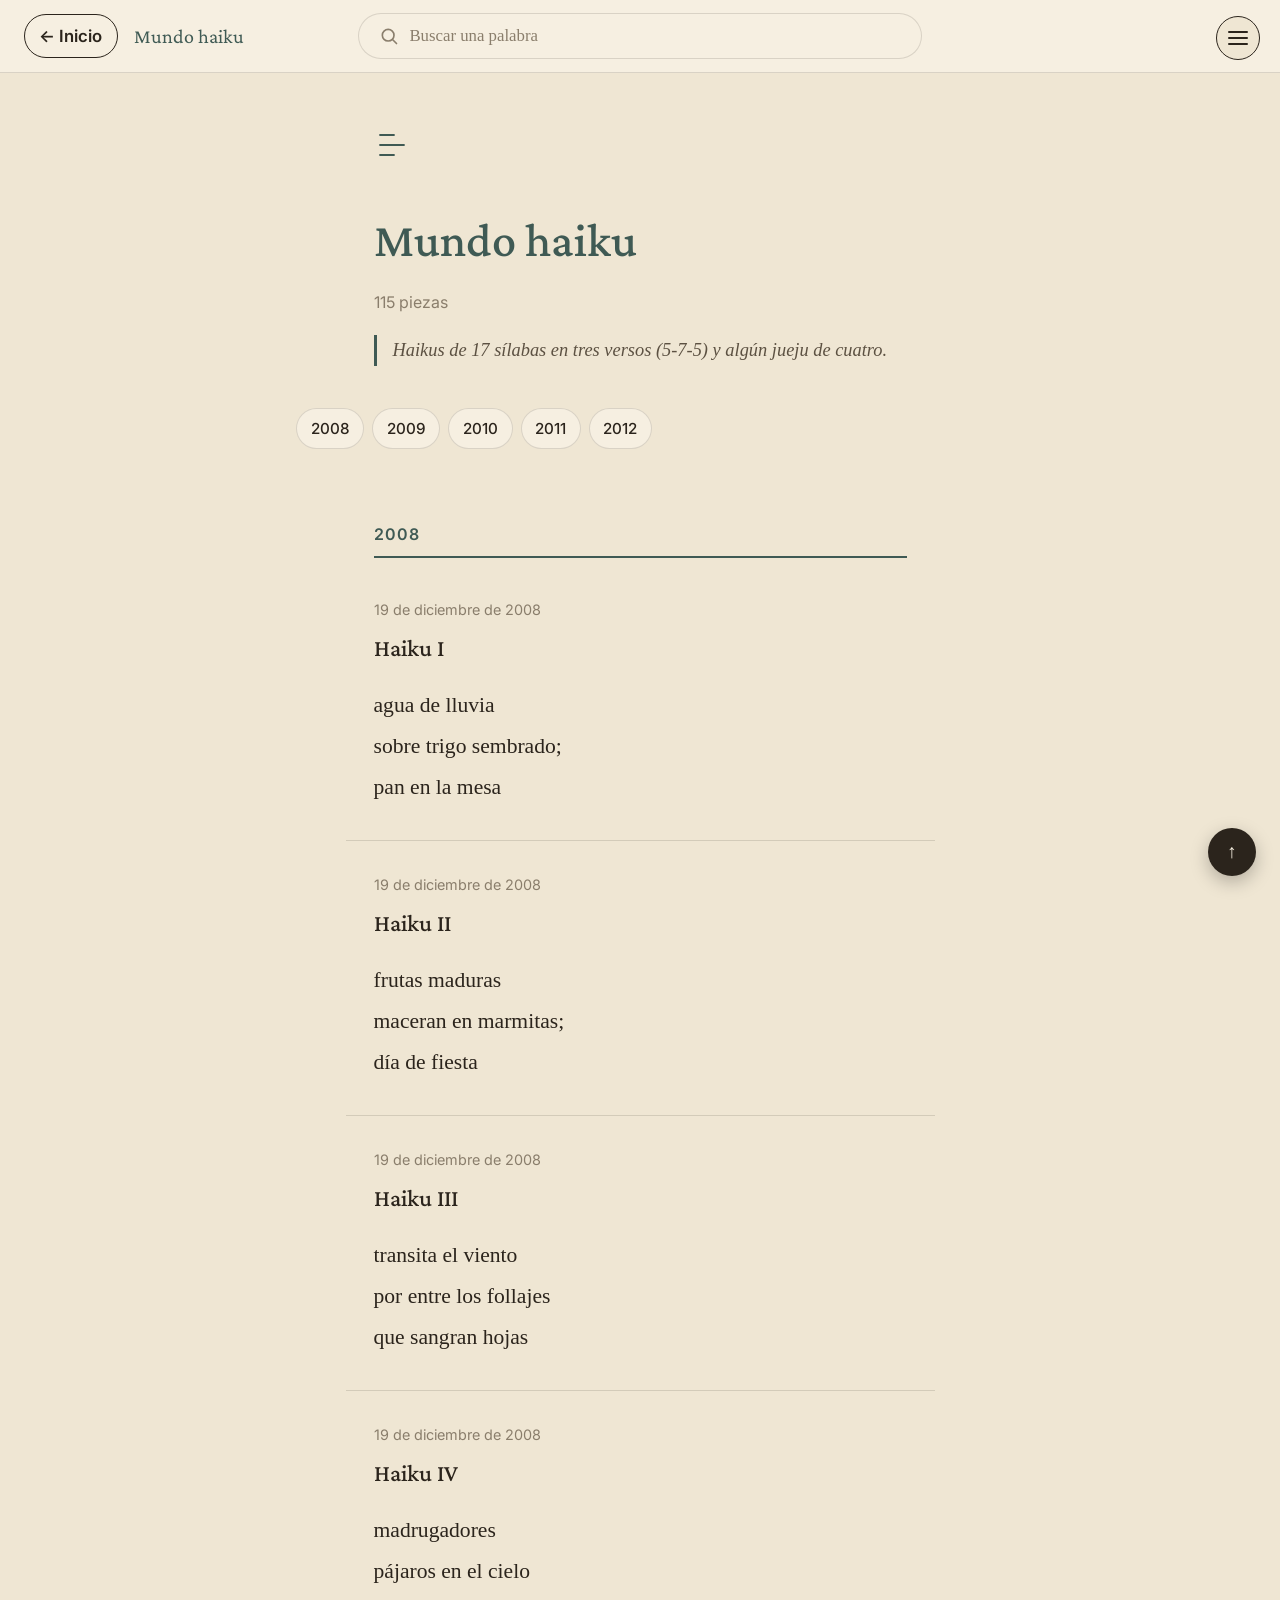
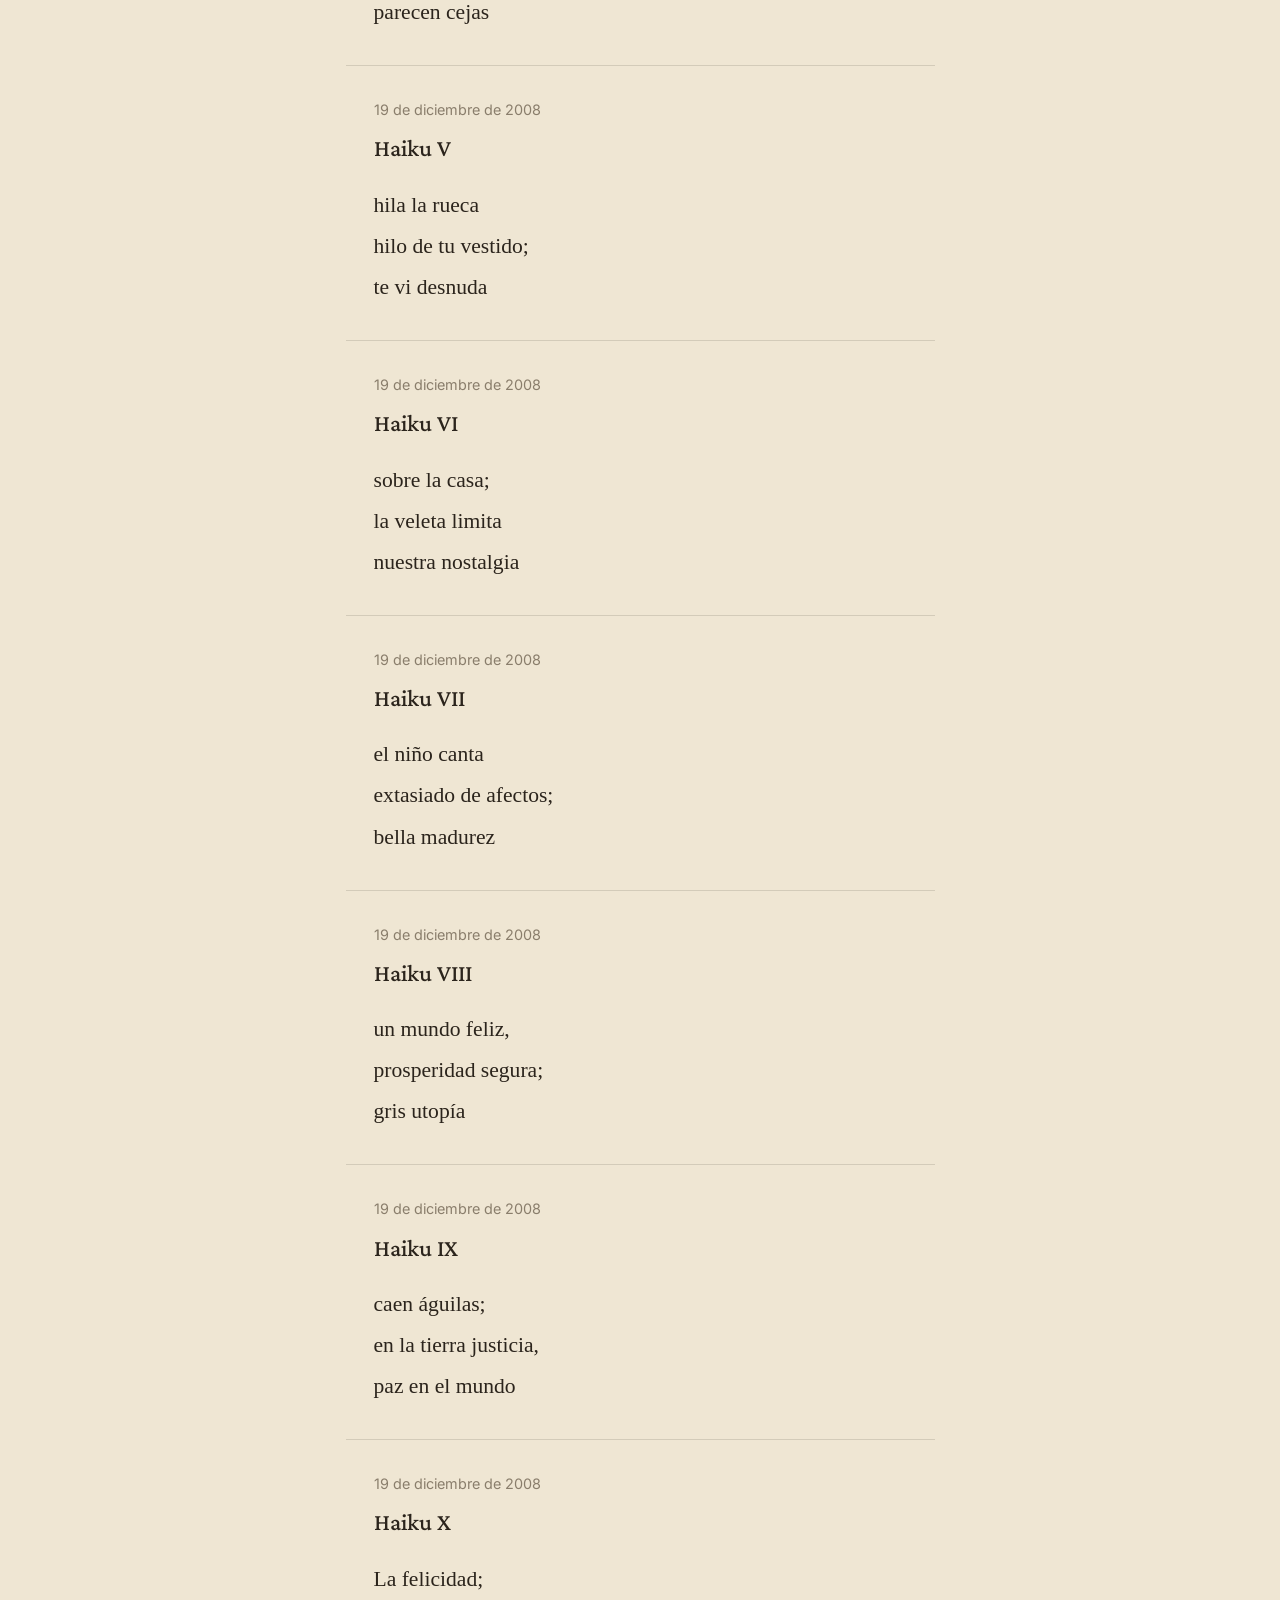
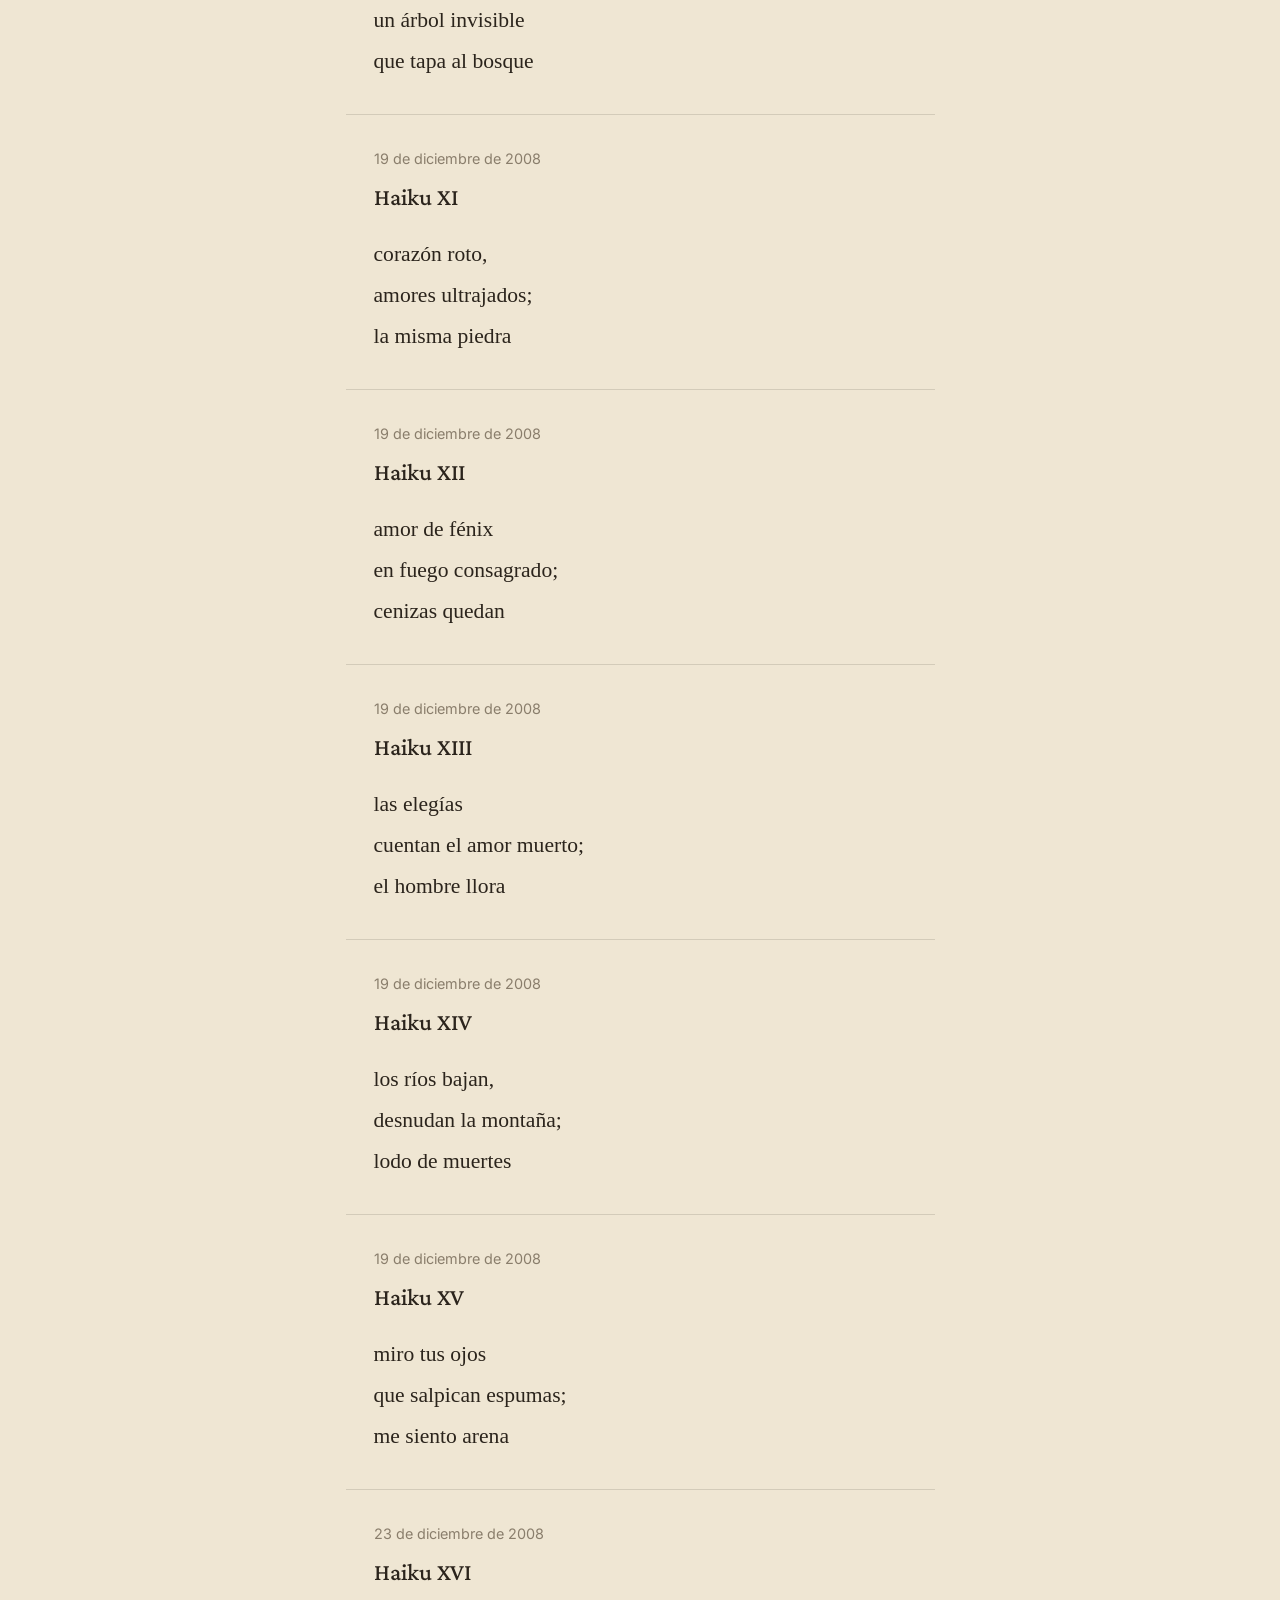
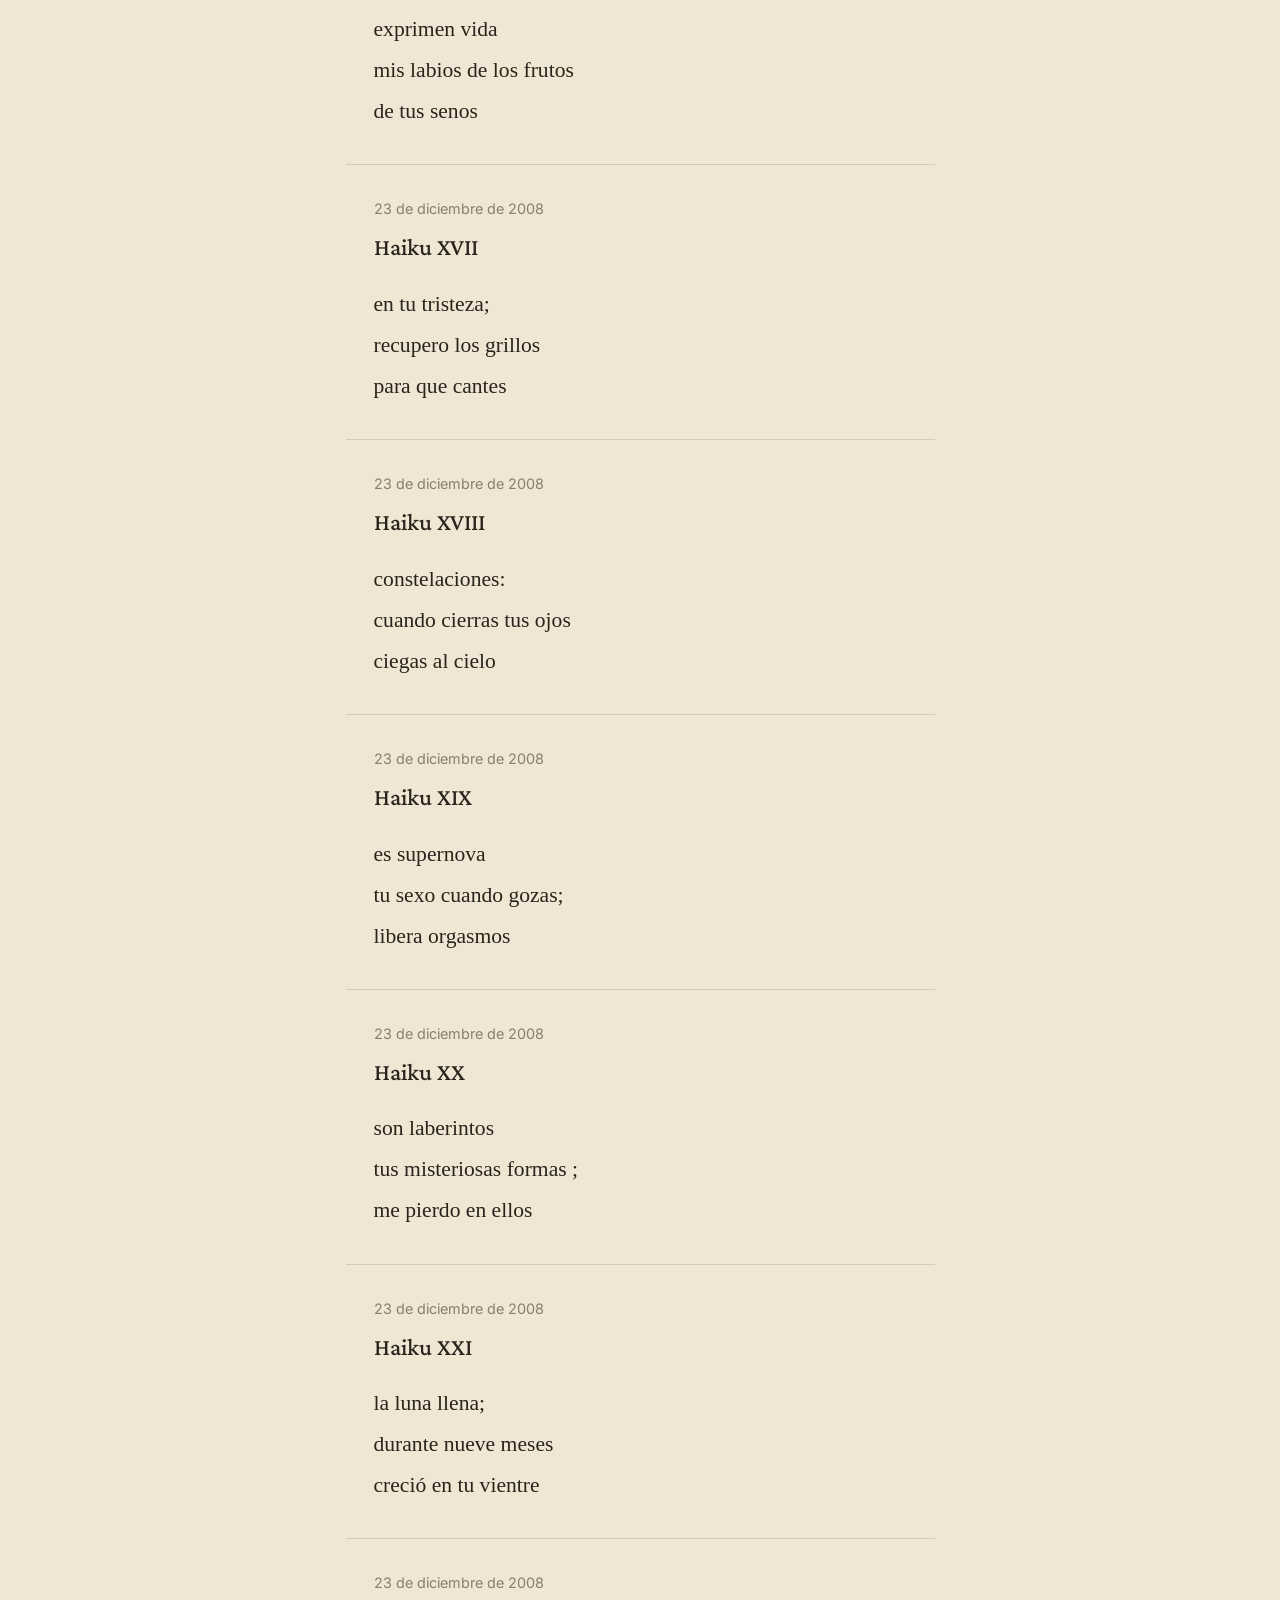
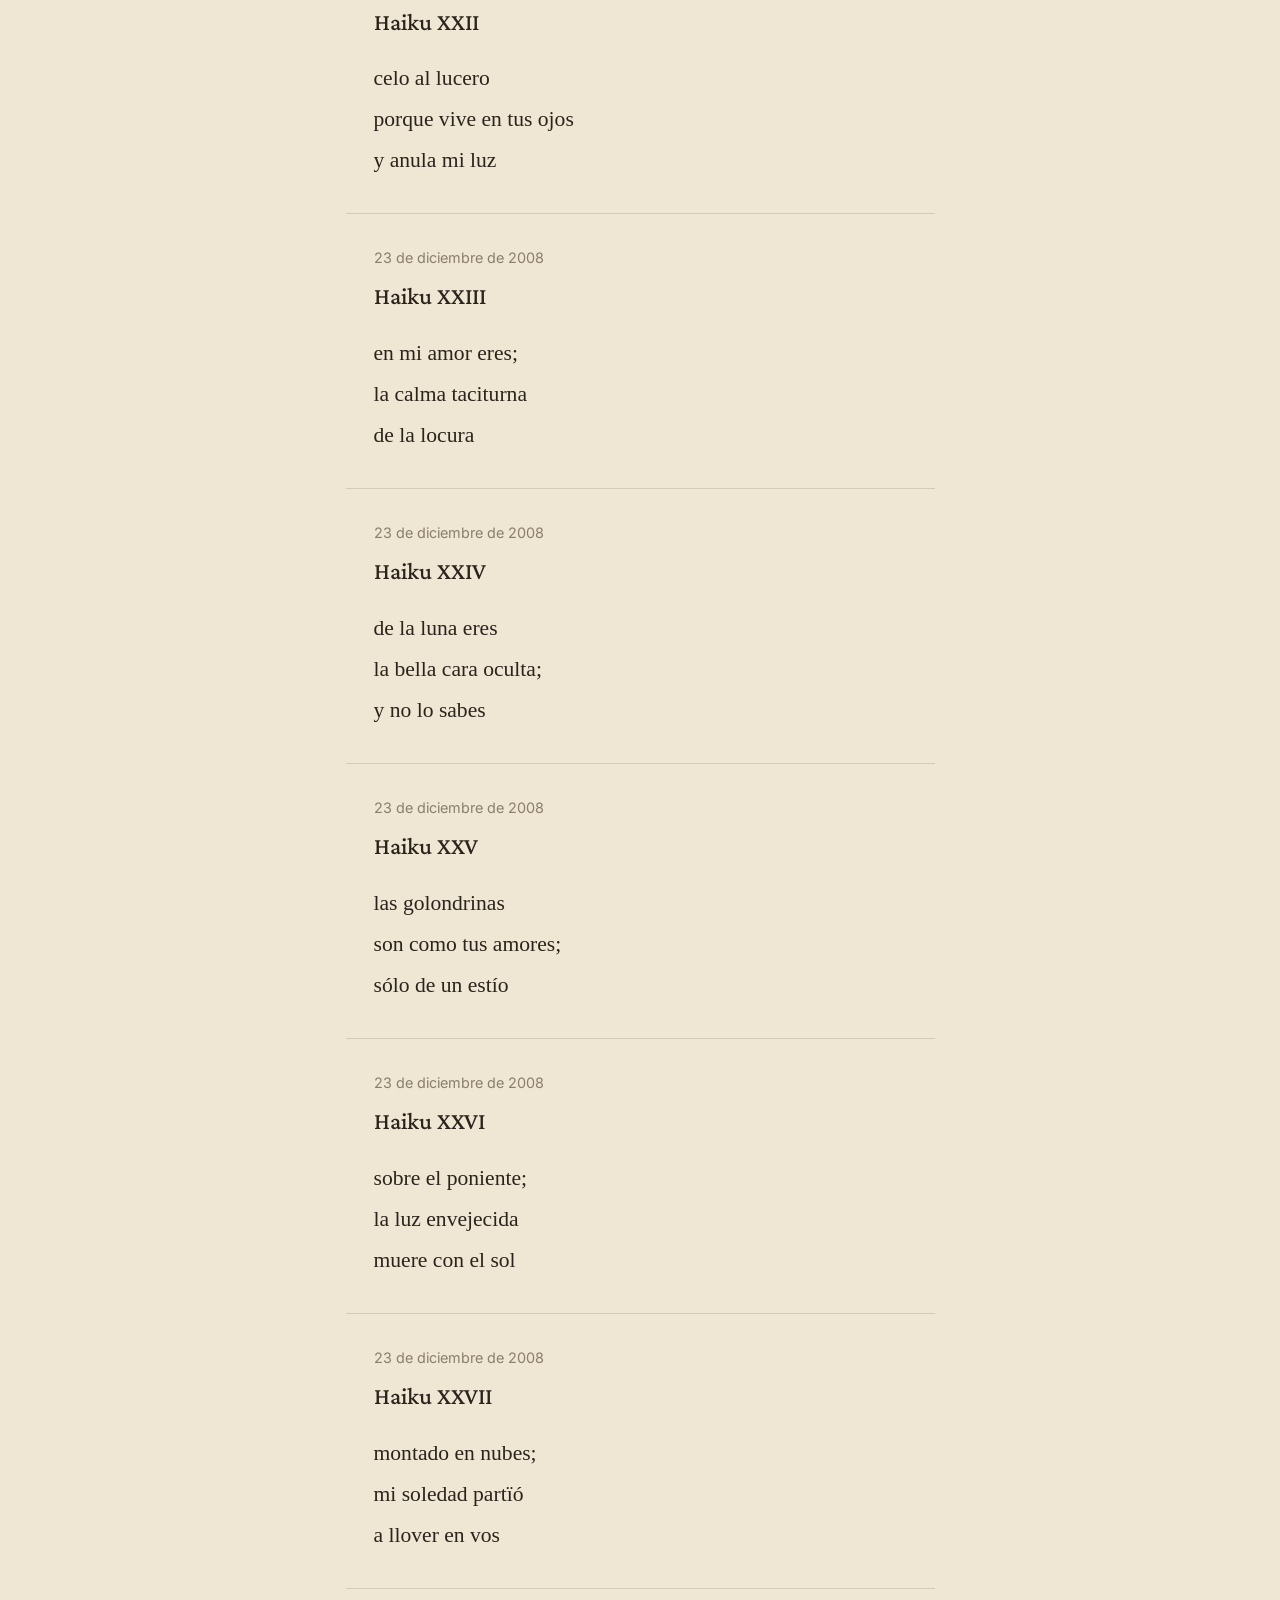
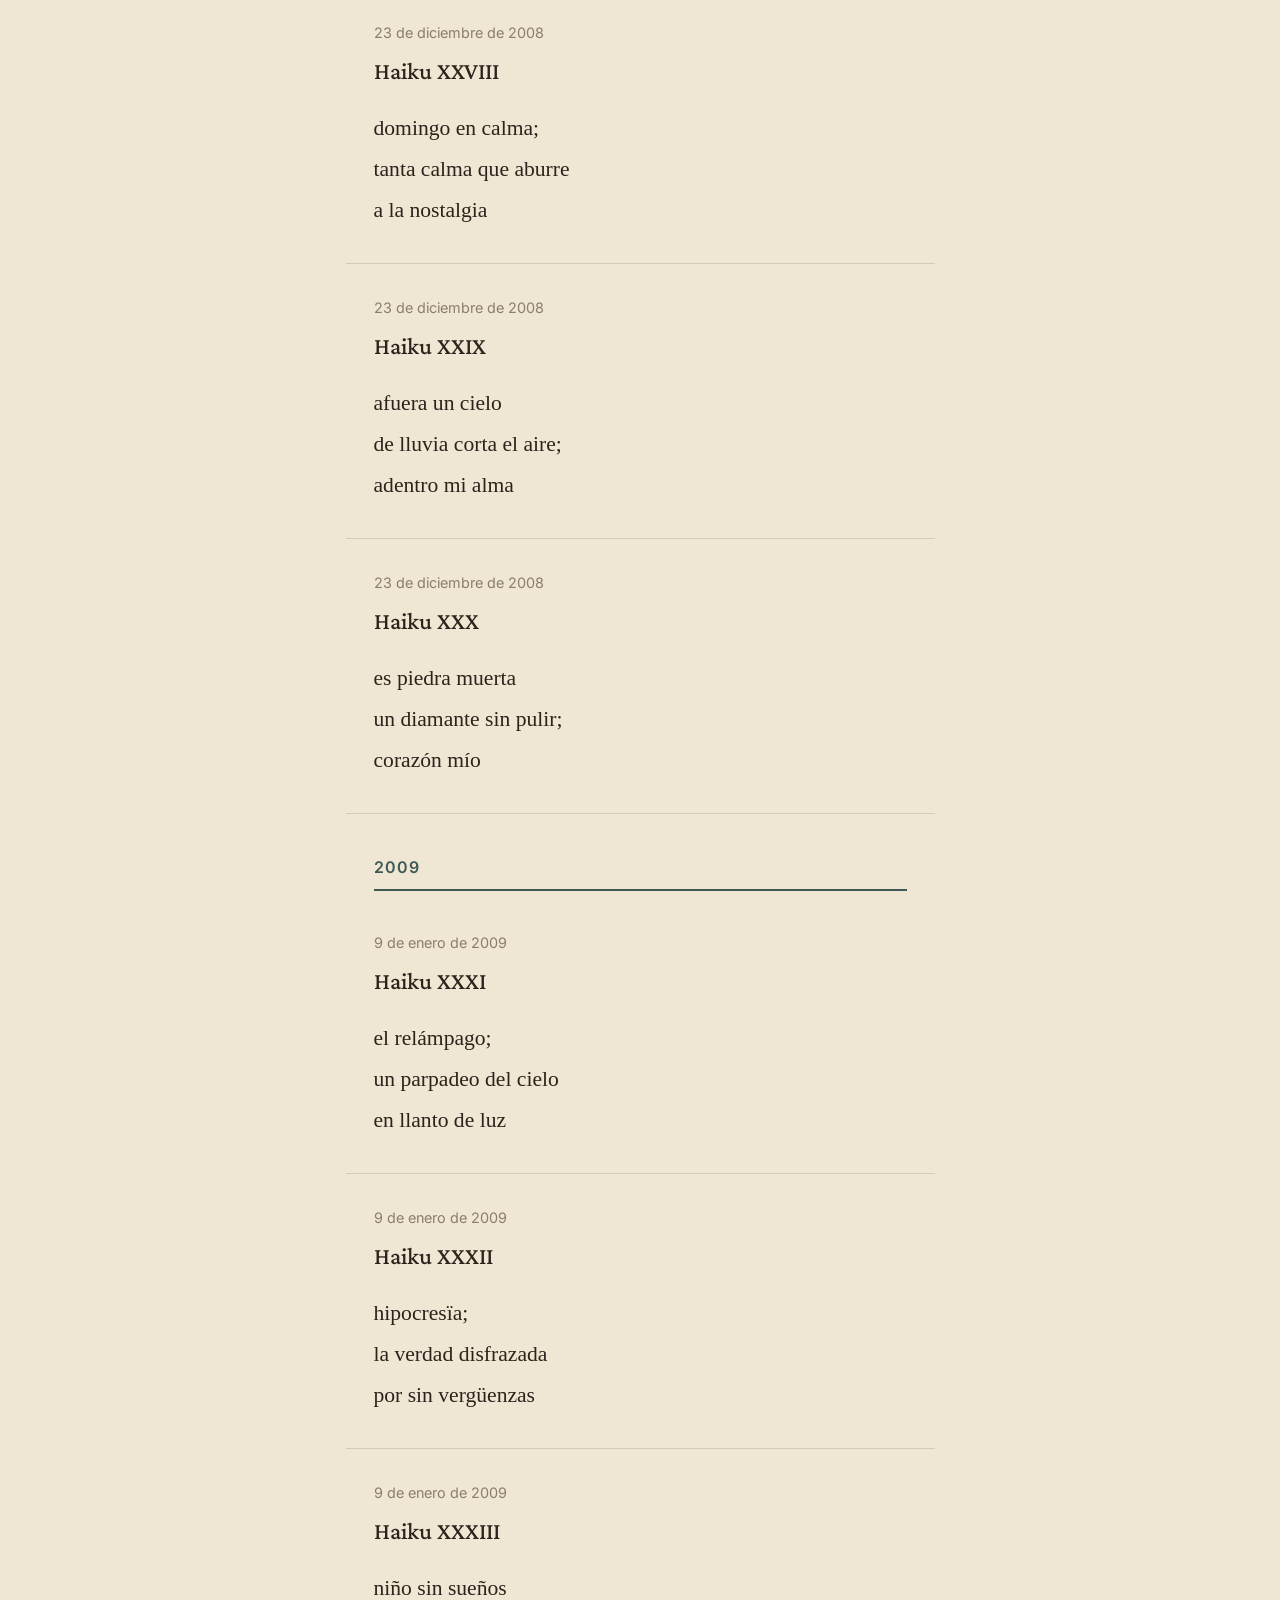
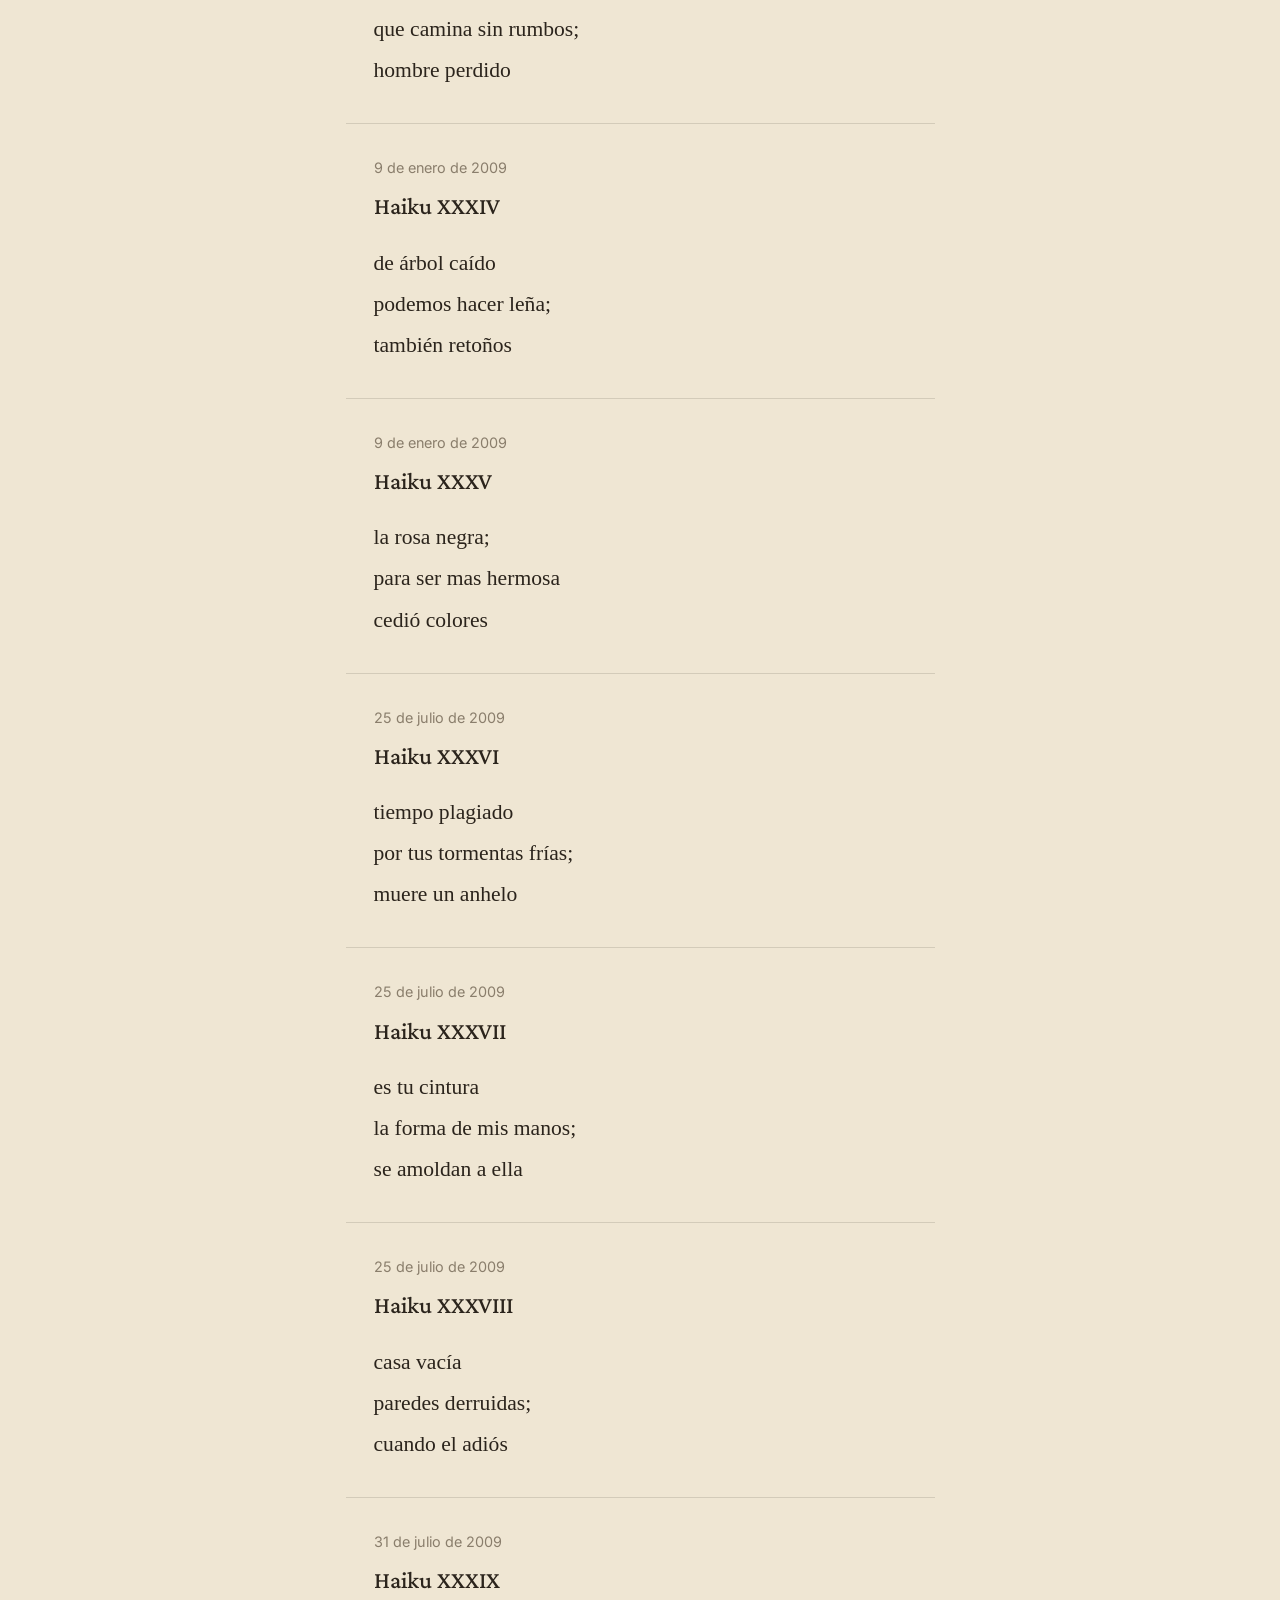
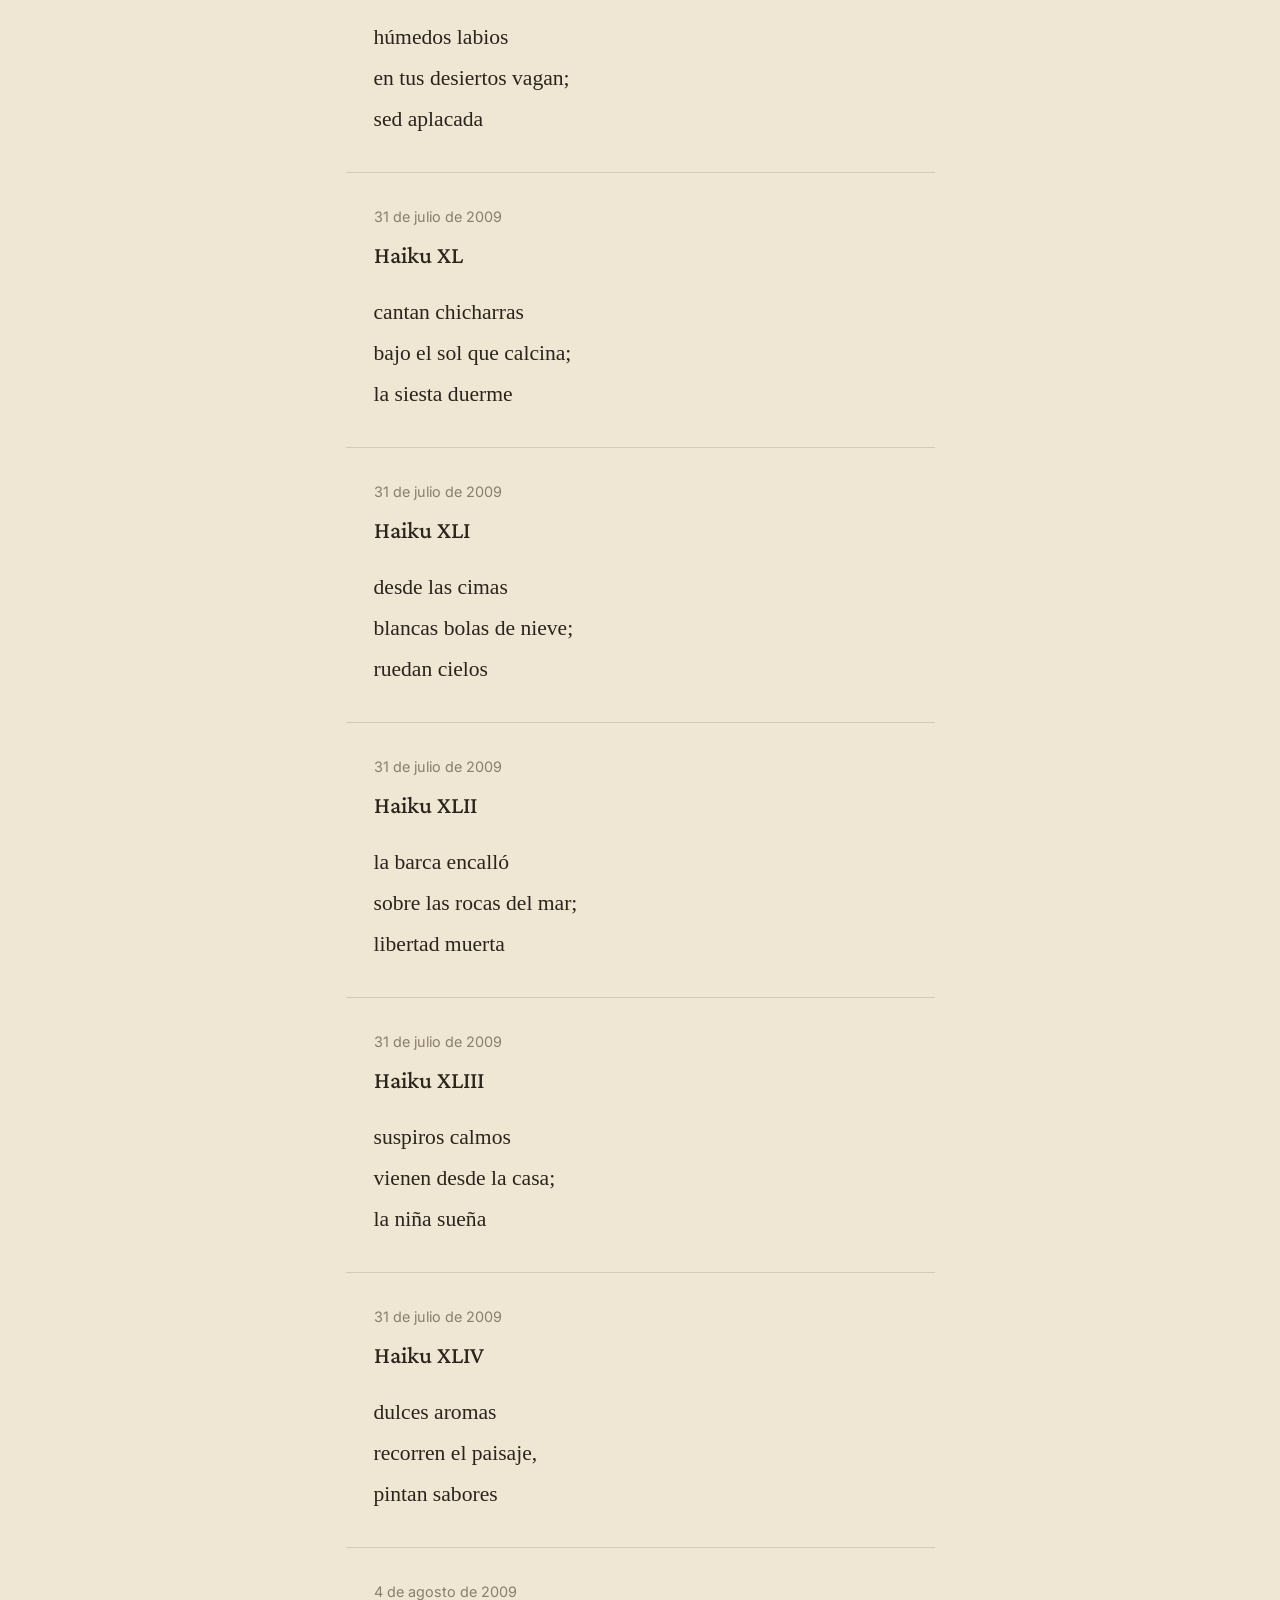
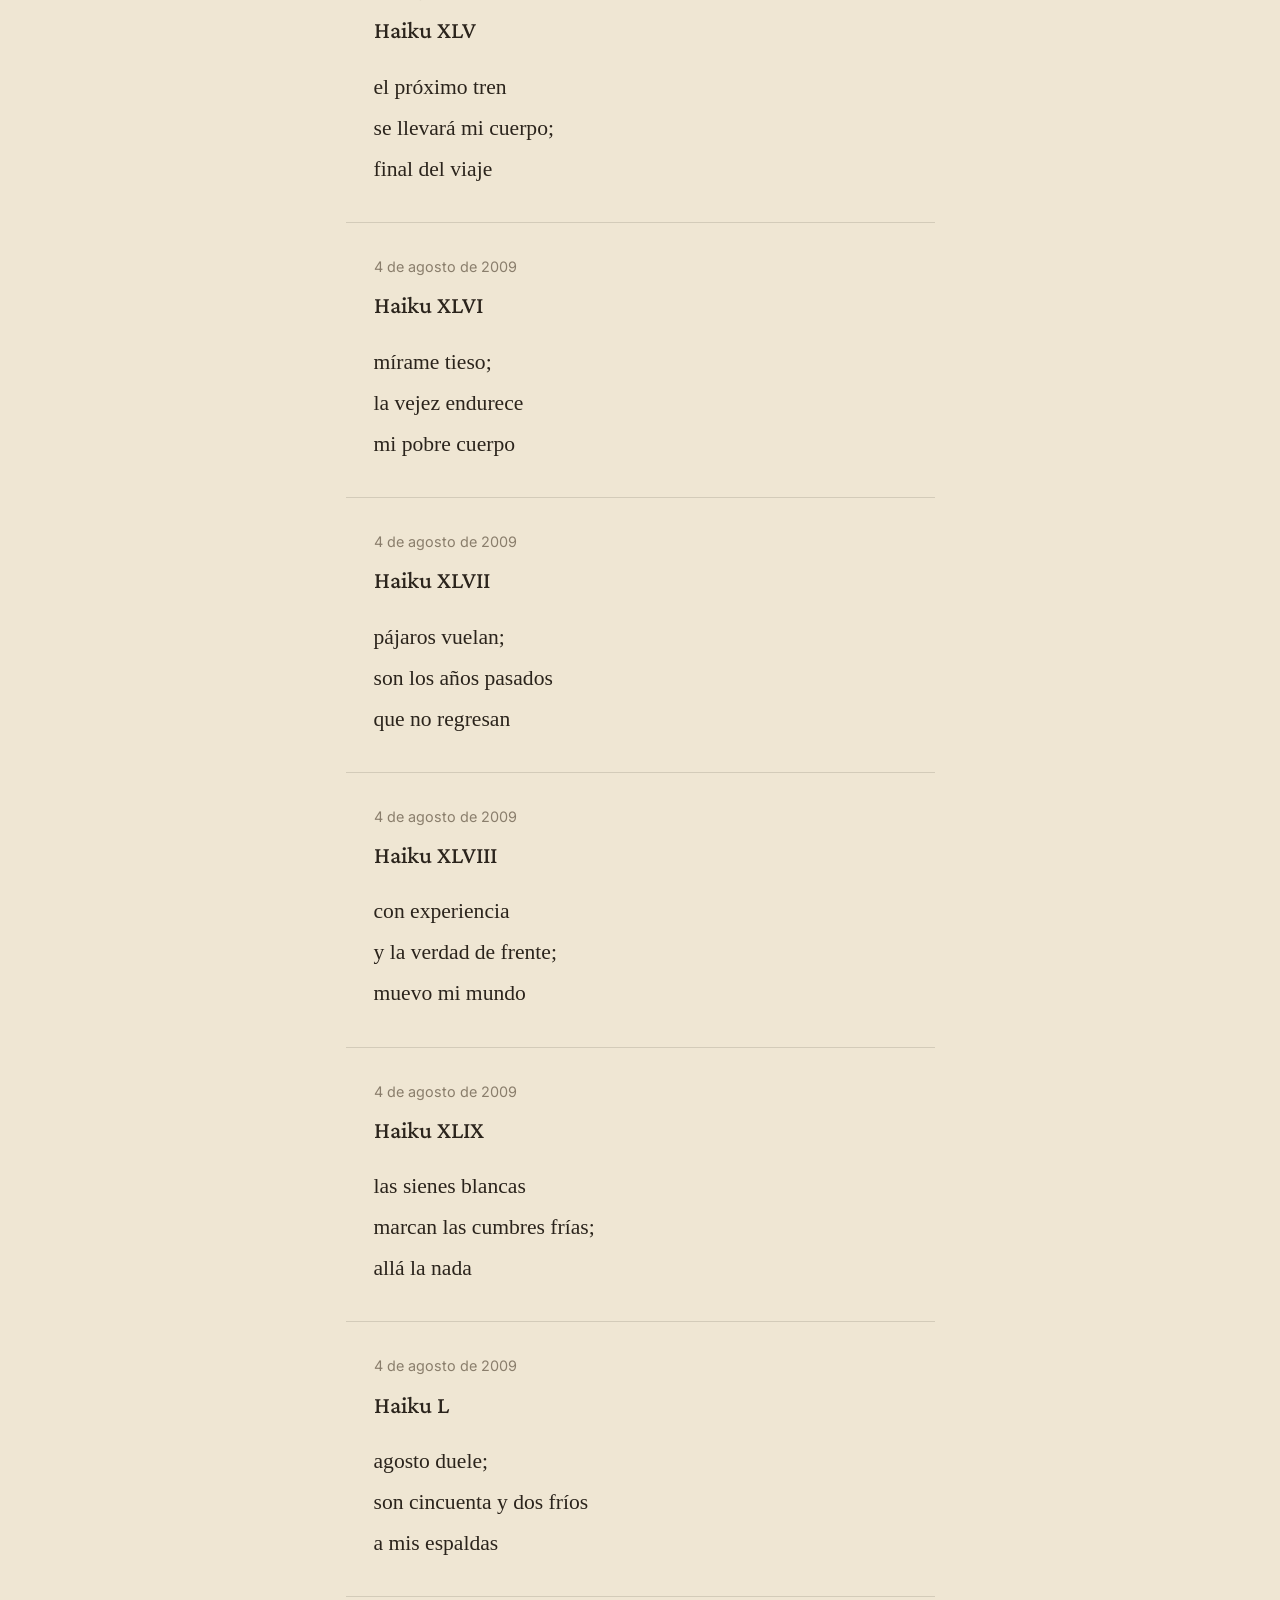
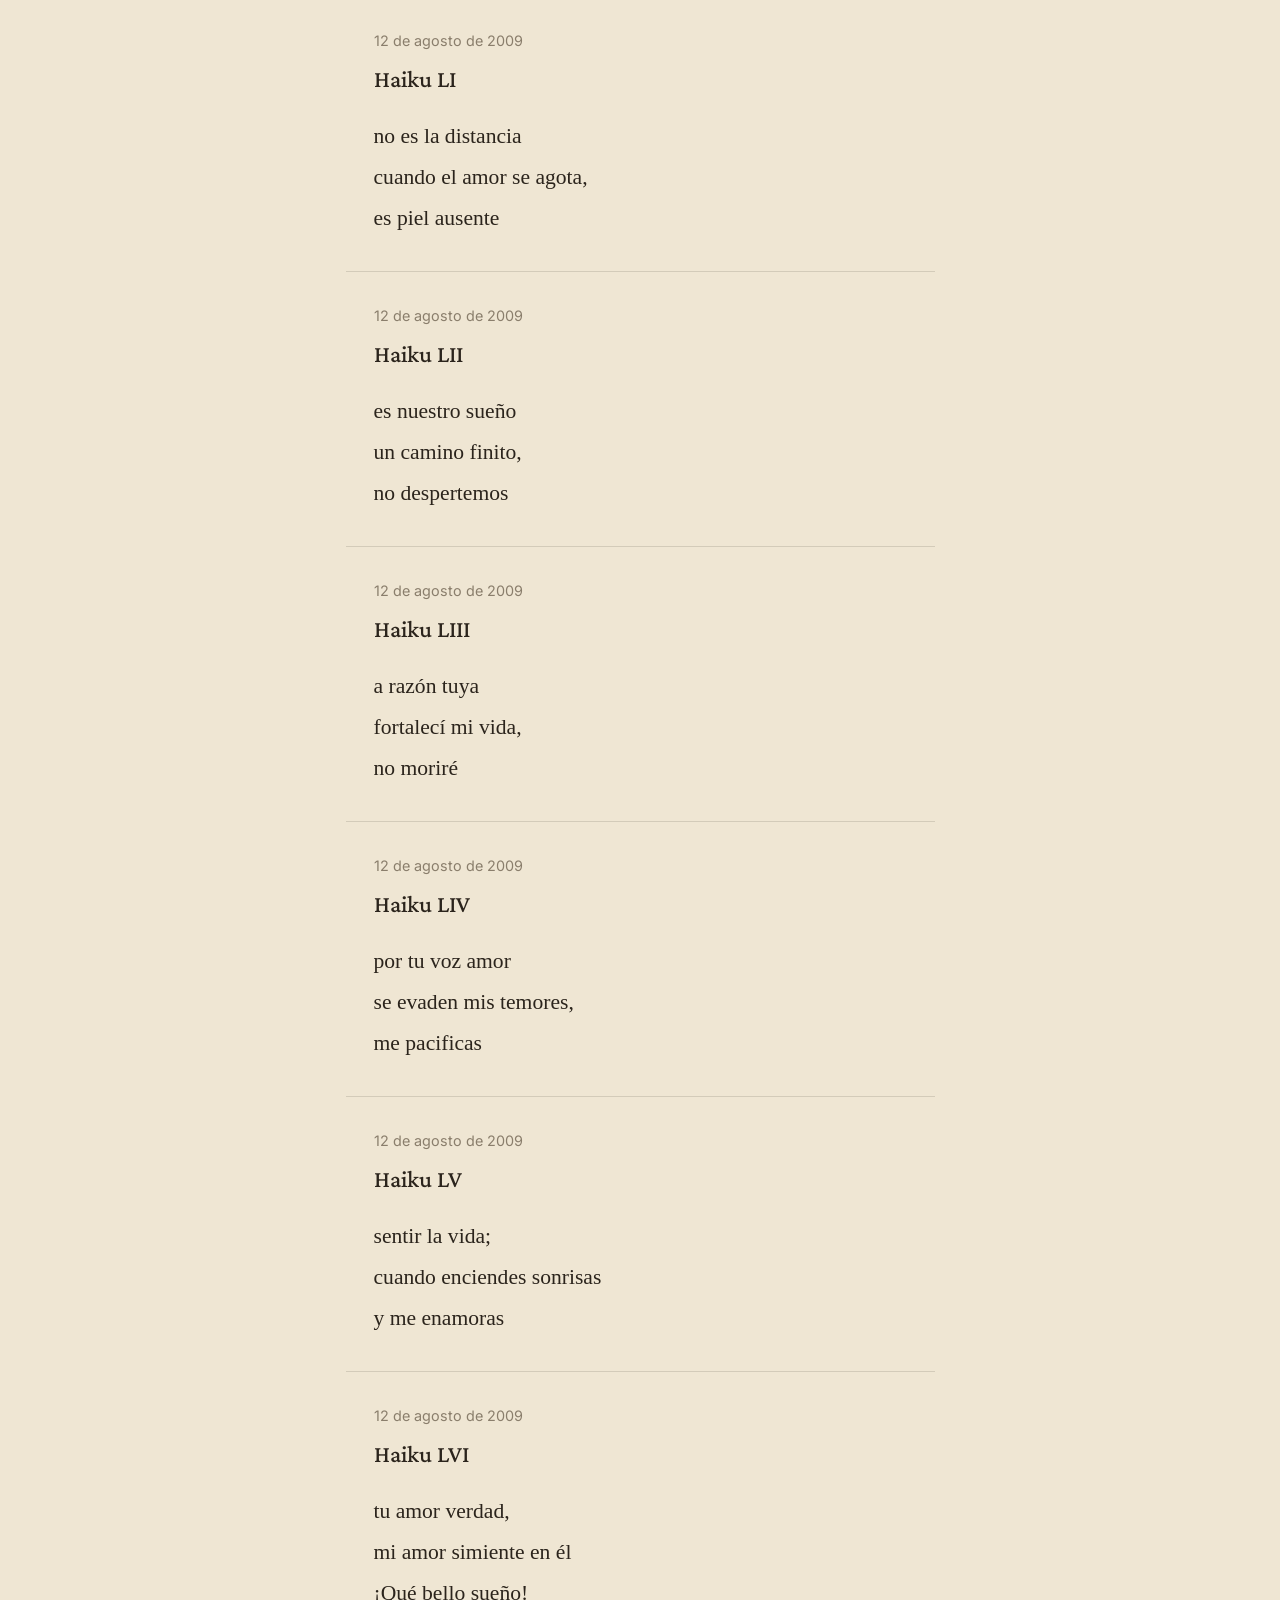
<file: blogs/mundo-haiku.html>
<!DOCTYPE html>
<html lang="es">
<head>
<meta charset="UTF-8">
<meta name="viewport" content="width=device-width, initial-scale=1.0">
<title>Mundo haiku — El Ciprés</title>
<link rel="stylesheet" href="/css/styles.css">
</head>
<body style="--accent:var(--tinta-haiku)">

<div class="topbar">
  <a class="volver" href="/index.html">&larr; Inicio</a>
  <span class="coleccion-nombre" style="color:var(--tinta-haiku)">Mundo haiku</span>

<section class="buscador-wrap">
  <div class="buscador-caja">
    <svg class="buscador-icono" width="20" height="20" viewBox="0 0 24 24" fill="none" stroke="currentColor" stroke-width="2" stroke-linecap="round"><circle cx="11" cy="11" r="7"/><path d="M21 21 L16.5 16.5"/></svg>
    <input type="text" id="buscadorInput" placeholder="Buscar una palabra" autocomplete="off">
  </div>
  <div class="buscador-resultados" id="buscadorResultados"></div>
</section>

  <nav class="menu-hamburguesa" aria-label="Navegación principal">
  <button class="menu-boton" id="menuBoton" aria-expanded="false" aria-controls="menuPanel" aria-label="Abrir menú">
    <span class="menu-icono" aria-hidden="true"><span></span><span></span><span></span></span>
  </button>
  <ul class="menu-panel" id="menuPanel">
    <li><a href="../index.html">Inicio</a></li>
    <li><a href="../biografia.html">Biografía</a></li>
    <li><a href="../comentarios.html">Comentarios</a></li>
    <li><a href="../cafecito.html">Cafecito</a></li>
    <li><a href="../contacto.html">Contacto</a></li>
  </ul>
</nav>
</div>
<header class="coleccion-header">
  <span class="icono" style="color:var(--tinta-haiku)"><svg class="icono" viewBox="0 0 48 48" fill="none" stroke="currentColor" stroke-width="1.8" stroke-linecap="round"><path d="M6 14 H 20"/><path d="M6 24 H 30"/><path d="M6 34 H 20"/></svg></span>
  <h1 style="color:var(--tinta-haiku)">Mundo haiku</h1>
  <div class="meta">115 piezas</div>
  <p class="epigrafe">Haikus de 17 sílabas en tres versos (5-7-5) y algún jueju de cuatro.</p>
</header>
<nav class="nav-anios"><a href="#y2008">2008</a><a href="#y2009">2009</a><a href="#y2010">2010</a><a href="#y2011">2011</a><a href="#y2012">2012</a></nav>
<main>
<div class="anio-marcador" id="y2008"><h2>2008</h2></div><article class="pieza">
  <div class="fecha">19 de diciembre de 2008</div>
  <h3>Haiku I</h3>
  <div class="texto haiku">agua de lluvia
sobre trigo sembrado;
pan en la mesa</div>
  
</article><article class="pieza">
  <div class="fecha">19 de diciembre de 2008</div>
  <h3>Haiku II</h3>
  <div class="texto haiku">frutas maduras
maceran en marmitas;
día de fiesta</div>
  
</article><article class="pieza">
  <div class="fecha">19 de diciembre de 2008</div>
  <h3>Haiku III</h3>
  <div class="texto haiku">transita el viento
por entre los follajes
que sangran hojas</div>
  
</article><article class="pieza">
  <div class="fecha">19 de diciembre de 2008</div>
  <h3>Haiku IV</h3>
  <div class="texto haiku">madrugadores
pájaros en el cielo
parecen cejas</div>
  
</article><article class="pieza">
  <div class="fecha">19 de diciembre de 2008</div>
  <h3>Haiku V</h3>
  <div class="texto haiku">hila la rueca
hilo de tu vestido;
te vi desnuda</div>
  
</article><article class="pieza">
  <div class="fecha">19 de diciembre de 2008</div>
  <h3>Haiku VI</h3>
  <div class="texto haiku">sobre la casa;
la veleta limita
nuestra nostalgia</div>
  
</article><article class="pieza">
  <div class="fecha">19 de diciembre de 2008</div>
  <h3>Haiku VII</h3>
  <div class="texto haiku">el niño canta
extasiado de afectos;
bella madurez</div>
  
</article><article class="pieza">
  <div class="fecha">19 de diciembre de 2008</div>
  <h3>Haiku VIII</h3>
  <div class="texto haiku">un mundo feliz,
prosperidad segura;
gris utopía</div>
  
</article><article class="pieza">
  <div class="fecha">19 de diciembre de 2008</div>
  <h3>Haiku IX</h3>
  <div class="texto haiku">caen águilas;
en la tierra justicia,
paz en el mundo</div>
  
</article><article class="pieza">
  <div class="fecha">19 de diciembre de 2008</div>
  <h3>Haiku X</h3>
  <div class="texto haiku">La felicidad;
un árbol invisible
que tapa al bosque</div>
  
</article><article class="pieza">
  <div class="fecha">19 de diciembre de 2008</div>
  <h3>Haiku XI</h3>
  <div class="texto haiku">corazón roto,
amores ultrajados;
la misma piedra</div>
  
</article><article class="pieza">
  <div class="fecha">19 de diciembre de 2008</div>
  <h3>Haiku XII</h3>
  <div class="texto haiku">amor de fénix
en fuego consagrado;
cenizas quedan</div>
  
</article><article class="pieza">
  <div class="fecha">19 de diciembre de 2008</div>
  <h3>Haiku XIII</h3>
  <div class="texto haiku">las elegías
cuentan el amor muerto;
el hombre llora</div>
  
</article><article class="pieza">
  <div class="fecha">19 de diciembre de 2008</div>
  <h3>Haiku XIV</h3>
  <div class="texto haiku">los ríos bajan,
desnudan la montaña;
lodo de muertes</div>
  
</article><article class="pieza">
  <div class="fecha">19 de diciembre de 2008</div>
  <h3>Haiku XV</h3>
  <div class="texto haiku">miro tus ojos
que salpican espumas;
me siento arena</div>
  
</article><article class="pieza">
  <div class="fecha">23 de diciembre de 2008</div>
  <h3>Haiku XVI</h3>
  <div class="texto haiku">exprimen vida
mis labios de los frutos
de tus senos</div>
  
</article><article class="pieza">
  <div class="fecha">23 de diciembre de 2008</div>
  <h3>Haiku XVII</h3>
  <div class="texto haiku">en tu tristeza;
recupero los grillos
para que cantes</div>
  
</article><article class="pieza">
  <div class="fecha">23 de diciembre de 2008</div>
  <h3>Haiku XVIII</h3>
  <div class="texto haiku">constelaciones:
cuando cierras tus ojos
ciegas al cielo</div>
  
</article><article class="pieza">
  <div class="fecha">23 de diciembre de 2008</div>
  <h3>Haiku XIX</h3>
  <div class="texto haiku">es supernova
tu sexo cuando gozas;
libera orgasmos</div>
  
</article><article class="pieza">
  <div class="fecha">23 de diciembre de 2008</div>
  <h3>Haiku XX</h3>
  <div class="texto haiku">son laberintos
tus misteriosas formas ;
me pierdo en ellos</div>
  
</article><article class="pieza">
  <div class="fecha">23 de diciembre de 2008</div>
  <h3>Haiku XXI</h3>
  <div class="texto haiku">la luna llena;
durante nueve meses
creció en tu vientre</div>
  
</article><article class="pieza">
  <div class="fecha">23 de diciembre de 2008</div>
  <h3>Haiku XXII</h3>
  <div class="texto haiku">celo al lucero
porque vive en tus ojos
y anula mi luz</div>
  
</article><article class="pieza">
  <div class="fecha">23 de diciembre de 2008</div>
  <h3>Haiku XXIII</h3>
  <div class="texto haiku">en mi amor eres;
la calma taciturna
de la locura</div>
  
</article><article class="pieza">
  <div class="fecha">23 de diciembre de 2008</div>
  <h3>Haiku XXIV</h3>
  <div class="texto haiku">de la luna eres
la bella cara oculta;
y no lo sabes</div>
  
</article><article class="pieza">
  <div class="fecha">23 de diciembre de 2008</div>
  <h3>Haiku XXV</h3>
  <div class="texto haiku">las golondrinas
son como tus amores;
sólo de un estío</div>
  
</article><article class="pieza">
  <div class="fecha">23 de diciembre de 2008</div>
  <h3>Haiku XXVI</h3>
  <div class="texto haiku">sobre el poniente;
la luz envejecida
muere con el sol</div>
  
</article><article class="pieza">
  <div class="fecha">23 de diciembre de 2008</div>
  <h3>Haiku XXVII</h3>
  <div class="texto haiku">montado en nubes;
mi soledad partïó
a llover en vos</div>
  
</article><article class="pieza">
  <div class="fecha">23 de diciembre de 2008</div>
  <h3>Haiku XXVIII</h3>
  <div class="texto haiku">domingo en calma;
tanta calma que aburre
a la nostalgia</div>
  
</article><article class="pieza">
  <div class="fecha">23 de diciembre de 2008</div>
  <h3>Haiku XXIX</h3>
  <div class="texto haiku">afuera un cielo
de lluvia corta el aire;
adentro mi alma</div>
  
</article><article class="pieza">
  <div class="fecha">23 de diciembre de 2008</div>
  <h3>Haiku XXX</h3>
  <div class="texto haiku">es piedra muerta
un diamante sin pulir;
corazón mío</div>
  
</article><div class="anio-marcador" id="y2009"><h2>2009</h2></div><article class="pieza">
  <div class="fecha">9 de enero de 2009</div>
  <h3>Haiku XXXI</h3>
  <div class="texto haiku">el relámpago;
un parpadeo del cielo
en llanto de luz</div>
  
</article><article class="pieza">
  <div class="fecha">9 de enero de 2009</div>
  <h3>Haiku XXXII</h3>
  <div class="texto haiku">hipocresïa;
la verdad disfrazada
por sin vergüenzas</div>
  
</article><article class="pieza">
  <div class="fecha">9 de enero de 2009</div>
  <h3>Haiku XXXIII</h3>
  <div class="texto haiku">niño sin sueños
que camina sin rumbos;
hombre perdido</div>
  
</article><article class="pieza">
  <div class="fecha">9 de enero de 2009</div>
  <h3>Haiku XXXIV</h3>
  <div class="texto haiku">de árbol caído
podemos hacer leña;
también retoños</div>
  
</article><article class="pieza">
  <div class="fecha">9 de enero de 2009</div>
  <h3>Haiku XXXV</h3>
  <div class="texto haiku">la rosa negra;
para ser mas hermosa
cedió colores</div>
  
</article><article class="pieza">
  <div class="fecha">25 de julio de 2009</div>
  <h3>Haiku XXXVI</h3>
  <div class="texto haiku">tiempo plagiado
por tus tormentas frías;
muere un anhelo</div>
  
</article><article class="pieza">
  <div class="fecha">25 de julio de 2009</div>
  <h3>Haiku XXXVII</h3>
  <div class="texto haiku">es tu cintura
la forma de mis manos;
se amoldan a ella</div>
  
</article><article class="pieza">
  <div class="fecha">25 de julio de 2009</div>
  <h3>Haiku XXXVIII</h3>
  <div class="texto haiku">casa vacía
paredes derruidas;
cuando el adiós</div>
  
</article><article class="pieza">
  <div class="fecha">31 de julio de 2009</div>
  <h3>Haiku XXXIX</h3>
  <div class="texto haiku">húmedos labios
en tus desiertos vagan;
sed aplacada</div>
  
</article><article class="pieza">
  <div class="fecha">31 de julio de 2009</div>
  <h3>Haiku XL</h3>
  <div class="texto haiku">cantan chicharras
bajo el sol que calcina;
la siesta duerme</div>
  
</article><article class="pieza">
  <div class="fecha">31 de julio de 2009</div>
  <h3>Haiku XLI</h3>
  <div class="texto haiku">desde las cimas
blancas bolas de nieve;
ruedan cielos</div>
  
</article><article class="pieza">
  <div class="fecha">31 de julio de 2009</div>
  <h3>Haiku XLII</h3>
  <div class="texto haiku">la barca encalló
sobre las rocas del mar;
libertad muerta</div>
  
</article><article class="pieza">
  <div class="fecha">31 de julio de 2009</div>
  <h3>Haiku XLIII</h3>
  <div class="texto haiku">suspiros calmos
vienen desde la casa;
la niña sueña</div>
  
</article><article class="pieza">
  <div class="fecha">31 de julio de 2009</div>
  <h3>Haiku XLIV</h3>
  <div class="texto haiku">dulces aromas
recorren el paisaje,
pintan sabores</div>
  
</article><article class="pieza">
  <div class="fecha">4 de agosto de 2009</div>
  <h3>Haiku XLV</h3>
  <div class="texto haiku">el próximo tren
se llevará mi cuerpo;
final del viaje</div>
  
</article><article class="pieza">
  <div class="fecha">4 de agosto de 2009</div>
  <h3>Haiku XLVI</h3>
  <div class="texto haiku">mírame tieso;
la vejez endurece
mi pobre cuerpo</div>
  
</article><article class="pieza">
  <div class="fecha">4 de agosto de 2009</div>
  <h3>Haiku XLVII</h3>
  <div class="texto haiku">pájaros vuelan;
son los años pasados
que no regresan</div>
  
</article><article class="pieza">
  <div class="fecha">4 de agosto de 2009</div>
  <h3>Haiku XLVIII</h3>
  <div class="texto haiku">con experiencia
y la verdad de frente;
muevo mi mundo</div>
  
</article><article class="pieza">
  <div class="fecha">4 de agosto de 2009</div>
  <h3>Haiku XLIX</h3>
  <div class="texto haiku">las sienes blancas
marcan las cumbres frías;
allá la nada</div>
  
</article><article class="pieza">
  <div class="fecha">4 de agosto de 2009</div>
  <h3>Haiku L</h3>
  <div class="texto haiku">agosto duele;
son cincuenta y dos fríos
a mis espaldas</div>
  
</article><article class="pieza">
  <div class="fecha">12 de agosto de 2009</div>
  <h3>Haiku LI</h3>
  <div class="texto haiku">no es la distancia
cuando el amor se agota,
es piel ausente</div>
  
</article><article class="pieza">
  <div class="fecha">12 de agosto de 2009</div>
  <h3>Haiku LII</h3>
  <div class="texto haiku">es nuestro sueño
un camino finito,
no despertemos</div>
  
</article><article class="pieza">
  <div class="fecha">12 de agosto de 2009</div>
  <h3>Haiku LIII</h3>
  <div class="texto haiku">a razón tuya
fortalecí mi vida,
no moriré</div>
  
</article><article class="pieza">
  <div class="fecha">12 de agosto de 2009</div>
  <h3>Haiku LIV</h3>
  <div class="texto haiku">por tu voz amor
se evaden mis temores,
me pacificas</div>
  
</article><article class="pieza">
  <div class="fecha">12 de agosto de 2009</div>
  <h3>Haiku LV</h3>
  <div class="texto haiku">sentir la vida;
cuando enciendes sonrisas
y me enamoras</div>
  
</article><article class="pieza">
  <div class="fecha">12 de agosto de 2009</div>
  <h3>Haiku LVI</h3>
  <div class="texto haiku">tu amor verdad,
mi amor simiente en él
¡Qué bello sueño!</div>
  
</article><article class="pieza">
  <div class="fecha">14 de agosto de 2009</div>
  <h3>Haiku LVII</h3>
  <div class="texto haiku">somos un sueño
apagando sus luces;
se muere el amor</div>
  
</article><article class="pieza">
  <div class="fecha">14 de agosto de 2009</div>
  <h3>Haiku LVIII</h3>
  <div class="texto haiku">cambian los cielos
con nuevos desafíos;
muta la vida</div>
  
</article><article class="pieza">
  <div class="fecha">14 de agosto de 2009</div>
  <h3>Haiku LIX</h3>
  <div class="texto haiku">renuevo sueños
por el amor latente;
regreso a ti</div>
  
</article><article class="pieza">
  <div class="fecha">14 de agosto de 2009</div>
  <h3>Haiku LX</h3>
  <div class="texto haiku">tu madurez
de infinita ternura;
muere mi pena</div>
  
</article><article class="pieza">
  <div class="fecha">14 de agosto de 2009</div>
  <h3>Haiku LXI</h3>
  <div class="texto haiku">murmuras paz
callan mis tempestades,
respiro amor</div>
  
</article><article class="pieza">
  <div class="fecha">14 de agosto de 2009</div>
  <h3>Haiku LXII</h3>
  <div class="texto haiku">tu risa niña
espíritu divino,
ella es mi fe</div>
  
</article><article class="pieza">
  <div class="fecha">10 de septiembre de 2009</div>
  <h3>Haiku I</h3>
  <div class="texto haiku">brota la luna
desde la tierra,
vientos de primavera
polinizan el aire</div>
  
</article><article class="pieza">
  <div class="fecha">27 de septiembre de 2009</div>
  <h3>Haiku II</h3>
  <div class="texto haiku">los sauces callan
duermen sus lluvias;
por la melancolía
es que lloran las sombras</div>
  
</article><article class="pieza">
  <div class="fecha">12 de octubre de 2009</div>
  <h3>Haiku III</h3>
  <div class="texto haiku">la flor silvestre
enaltecida
aroma los desaires;
expiran artificios</div>
  
</article><article class="pieza">
  <div class="fecha">17 de octubre de 2009</div>
  <h3>Haiku LXIII</h3>
  <div class="texto haiku">sobre las ramas
nidos de golondrinas;
úteros en flor</div>
  
</article><article class="pieza">
  <div class="fecha">17 de octubre de 2009</div>
  <h3>Haiku LXIV</h3>
  <div class="texto haiku">serenas lluvias
fecundan el paisaje;
verano fértil</div>
  
</article><article class="pieza">
  <div class="fecha">18 de octubre de 2009</div>
  <h3>Haiku LXV</h3>
  <div class="texto haiku">muere el ciprés
de pie en la montaña;
lloran los vientos</div>
  
</article><article class="pieza">
  <div class="fecha">21 de octubre de 2009</div>
  <h3>Haiku IV</h3>
  <div class="texto haiku">serpenteando
caminan cabras
bajando los senderos;
hambre crudo de invierno.</div>
  
</article><article class="pieza">
  <div class="fecha">31 de octubre de 2009</div>
  <h3>Haiku LXVI</h3>
  <div class="texto haiku">el sol abrasa
los pastizales secos;
desolación</div>
  
</article><article class="pieza">
  <div class="fecha">31 de octubre de 2009</div>
  <h3>Haiku LXVII</h3>
  <div class="texto haiku">escasas lluvias
en las serranías;
laten incendios</div>
  
</article><article class="pieza">
  <div class="fecha">31 de octubre de 2009</div>
  <h3>Haiku LXVIII</h3>
  <div class="texto haiku">vientos y tierra
salpican el verano;
¿Dónde las lluvias?</div>
  
</article><article class="pieza">
  <div class="fecha">7 de noviembre de 2009</div>
  <h3>Haiku LXIX</h3>
  <div class="texto haiku">hay tempestades
sobre los sembradíos;
voces de miedos</div>
  
</article><article class="pieza">
  <div class="fecha">7 de noviembre de 2009</div>
  <h3>Haiku LXX</h3>
  <div class="texto haiku">ríos de barro
arrecian desconciertos;
lloran montañas</div>
  
</article><article class="pieza">
  <div class="fecha">15 de noviembre de 2009</div>
  <h3>Haiku LXXI</h3>
  <div class="texto haiku">el horizonte
mimetiza al cielo y al mar;
vuelan delfines</div>
  
</article><article class="pieza">
  <div class="fecha">15 de noviembre de 2009</div>
  <h3>Haiku LXXII</h3>
  <div class="texto haiku">tus ojos negros
degluten mi anochecer;
bella mañana</div>
  
</article><article class="pieza">
  <div class="fecha">15 de noviembre de 2009</div>
  <h3>Haiku LXXIII</h3>
  <div class="texto haiku">juega la niña
con muñecas de trapos;
sueña ser madre</div>
  
</article><article class="pieza">
  <div class="fecha">15 de noviembre de 2009</div>
  <h3>Haiku V</h3>
  <div class="texto haiku">el ángel mira,
siente su vida
latiendo en sus pupilas;
¡Qué maravilla niño!</div>
  
</article><article class="pieza">
  <div class="fecha">17 de noviembre de 2009</div>
  <h3>Haiku LXXIV</h3>
  <div class="texto haiku">parecen nubes
los pájaros que emigran;
mudan los cielos</div>
  
</article><article class="pieza">
  <div class="fecha">19 de noviembre de 2009</div>
  <h3>Haiku LXXIV</h3>
  <div class="texto haiku">un coro mece
los árboles del bosque;
vientos que ríen</div>
  
</article><article class="pieza">
  <div class="fecha">19 de noviembre de 2009</div>
  <h3>Haiku LXXV</h3>
  <div class="texto haiku">sobre tu pecho
despiertan melodías;
danzan los duendes</div>
  
</article><article class="pieza">
  <div class="fecha">19 de noviembre de 2009</div>
  <h3>Haiku LXXVII</h3>
  <div class="texto haiku">atesorando
cigarras en conciertos;
siesta de galas</div>
  
</article><article class="pieza">
  <div class="fecha">22 de noviembre de 2009</div>
  <h3>Haiku LXXVIII</h3>
  <div class="texto haiku">sobre la rama
un hornero arma su casa;
amasa vida</div>
  
</article><article class="pieza">
  <div class="fecha">22 de noviembre de 2009</div>
  <h3>Haiku LXXIX</h3>
  <div class="texto haiku">en los tejados
anidan golondrinas;
siembran veranos</div>
  
</article><article class="pieza">
  <div class="fecha">20 de diciembre de 2009</div>
  <h3>Haiku LXXX</h3>
  <div class="texto haiku">las nubes negras
presagian granizada;
¿Segará al trigo?</div>
  
</article><article class="pieza">
  <div class="fecha">20 de diciembre de 2009</div>
  <h3>Haiku LXXXI</h3>
  <div class="texto haiku">mueren las horas
envejeciendo al día;
anciana noche</div>
  
</article><article class="pieza">
  <div class="fecha">20 de diciembre de 2009</div>
  <h3>Haiku LXXXII</h3>
  <div class="texto haiku">agita el trueno
el miedo del animal;
huye la calma</div>
  
</article><article class="pieza">
  <div class="fecha">23 de diciembre de 2009</div>
  <h3>Haiku LXXXIII</h3>
  <div class="texto haiku">ruedan los besos
por pendientes de luna;
anhelan labios</div>
  
</article><article class="pieza">
  <div class="fecha">23 de diciembre de 2009</div>
  <h3>Haiku LXXXIV</h3>
  <div class="texto haiku">llega de prisa
la mano del amigo;
no temo al río</div>
  
</article><article class="pieza">
  <div class="fecha">23 de diciembre de 2009</div>
  <h3>Haiku LXXXV</h3>
  <div class="texto haiku">alas agita
el molino de viento;
ave sin vuelo</div>
  
</article><article class="pieza">
  <div class="fecha">25 de diciembre de 2009</div>
  <h3>Haiku LXXXVI</h3>
  <div class="texto haiku">del almanaque
se renuevan las hojas
¿Y de la vida?</div>
  
</article><article class="pieza">
  <div class="fecha">26 de diciembre de 2009</div>
  <h3>Haiku LXXXVII</h3>
  <div class="texto haiku">vuela un gorrión
del hueco de tus manos;
adiós libertad</div>
  
</article><article class="pieza">
  <div class="fecha">26 de diciembre de 2009</div>
  <h3>Haiku LXXXVIII</h3>
  <div class="texto haiku">las noches calmas
los pájaros que duermen;
habrá mañana</div>
  
</article><div class="anio-marcador" id="y2010"><h2>2010</h2></div><article class="pieza">
  <div class="fecha">11 de enero de 2010</div>
  <h3>Haiku LXXXIX</h3>
  <div class="texto haiku">la eterna noche
sustenta los temores;
viene por mí</div>
  
</article><article class="pieza">
  <div class="fecha">19 de enero de 2010</div>
  <h3>Haiku XC</h3>
  <div class="texto haiku">clamor del río
furiosos remolinos;
pesca segura</div>
  
</article><article class="pieza">
  <div class="fecha">26 de enero de 2010</div>
  <h3>Haiku XCI</h3>
  <div class="texto haiku">tibio amanecer
acaricia los rostros;
parte la noche</div>
  
</article><article class="pieza">
  <div class="fecha">11 de febrero de 2010</div>
  <h3>Haiku XCII</h3>
  <div class="texto haiku">la madrugada
el preparto del día;
su génesis</div>
  
</article><article class="pieza">
  <div class="fecha">5 de marzo de 2010</div>
  <h3>Haiku XCIII</h3>
  <div class="texto haiku">sobre el temblor
danzan las esperanzas;
ritmo macabro</div>
  
</article><article class="pieza">
  <div class="fecha">7 de marzo de 2010</div>
  <h3>Haiku XCIV</h3>
  <div class="texto haiku">corre ruidoso
arrastrando abundancia;
río revuelto</div>
  
</article><article class="pieza">
  <div class="fecha">14 de abril de 2010</div>
  <h3>Haiku XCV</h3>
  <div class="texto haiku">suenan tambores
cantando letanías;
llantos rituales</div>
  
</article><article class="pieza">
  <div class="fecha">17 de junio de 2010</div>
  <h3>Haiku XCVI</h3>
  <div class="texto haiku">aves presencian
la parición del día;
nacen con él</div>
  
</article><article class="pieza">
  <div class="fecha">30 de agosto de 2010</div>
  <h3>Haiku XCVII</h3>
  <div class="texto haiku">besos de piel;
dulzor enmascarando
labios del alma</div>
  
</article><article class="pieza">
  <div class="fecha">30 de agosto de 2010</div>
  <h3>Haiku XCVIII</h3>
  <div class="texto haiku">mantos de nubes
cubren al firmamento;
domingo gris</div>
  
</article><div class="anio-marcador" id="y2011"><h2>2011</h2></div><article class="pieza">
  <div class="fecha">14 de octubre de 2011</div>
  <h3>Haiku XCIX</h3>
  <div class="texto haiku">el noble árbol
no lamenta su tala;
muere de pie</div>
  
</article><article class="pieza">
  <div class="fecha">15 de octubre de 2011</div>
  <h3>Haiku C</h3>
  <div class="texto haiku">llegan bandadas
de palomas silvestres;
tiempo de siega</div>
  
</article><article class="pieza">
  <div class="fecha">15 de octubre de 2011</div>
  <h3>Haiku CI</h3>
  <div class="texto haiku">los picaflores
liban en los jardines;
semejan flores</div>
  
</article><article class="pieza">
  <div class="fecha">15 de octubre de 2011</div>
  <h3>Haiku CII</h3>
  <div class="texto haiku">anciano y niño
dialogan en el campo;
esparcen vidas</div>
  
</article><article class="pieza">
  <div class="fecha">26 de octubre de 2011</div>
  <h3>Haiku CIII</h3>
  <div class="texto haiku">desconcertados
huyen los animales;
la tierra tiembla</div>
  
</article><article class="pieza">
  <div class="fecha">26 de octubre de 2011</div>
  <h3>Haiku CIV</h3>
  <div class="texto haiku">el ciervo azul
alerta sus instintos;
olor a muerte</div>
  
</article><article class="pieza">
  <div class="fecha">25 de diciembre de 2011</div>
  <h3>Haiku CV</h3>
  <div class="texto haiku">llega vestida
de aves la primavera;
nido es tu boca</div>
  
</article><div class="anio-marcador" id="y2012"><h2>2012</h2></div><article class="pieza">
  <div class="fecha">21 de febrero de 2012</div>
  <h3>Haiku CVI</h3>
  <div class="texto haiku">lluvia en los charcos;
la tempestad eleva
cúpulas de agua</div>
  
</article><article class="pieza">
  <div class="fecha">21 de febrero de 2012</div>
  <h3>Haiku CVII</h3>
  <div class="texto haiku">bravío río
bajando caudaloso;
temor latente</div>
  
</article><article class="pieza">
  <div class="fecha">25 de febrero de 2012</div>
  <h3>Haiku CVIII</h3>
  <div class="texto haiku">nubes de azúcar;
el cielo es un festín
para las aves</div>
  
</article><article class="pieza">
  <div class="fecha">27 de febrero de 2012</div>
  <h3>Haiku CIX</h3>
  <div class="texto haiku">amenazantes
sonidos de tormenta;
huyen los miedos</div>
  
</article><article class="pieza">
  <div class="fecha">23 de agosto de 2012</div>
  <h3>Haiku CX</h3>
  <div class="texto haiku">desolación;
la marabunta
arrasa con el paisaje</div>
  
</article>
</main>
<div class="pie-coleccion">
  <a href="/index.html">&larr; Volver al inicio</a>
</div>
<a class="volver-arriba" href="#" aria-label="Volver arriba" title="Volver arriba">&uarr;</a>

<script src="../js/menu.js" defer></script>
<script src="../js/buscador.js" defer></script>
<script src="../js/resaltar.js" defer></script>

</body>
</html>
</file>
<file: css/styles.css>
/* ============================================
   Sistema de diseño — "El cuaderno de Daniel"
   Paleta: papel envejecido + tintas de época
   ============================================ */

/* @import url("https://fonts.googleapis.com/css2?family=Fraunces:opsz,wght@9..144,400;9..144,500;9..144,600&family=Source+Serif+4:opsz,wght@8..60,400;8..60,500;8..60,600&family=Inter:wght@400;500;600&display=swap"); */
@import url("https://fonts.googleapis.com/css2?family=Crimson+Pro:wght@700&family=Inter:wght@400;500;600&display=swap");

:root {
  /* Papel y tinta base */
  --paper: #efe6d3;
  --paper-soft: #f6efe1;
  --paper-deep: #e4d8be;
  --ink: #2b241c;
  --ink-soft: #5c5142;
  --ink-faint: #8a7e6c;
  --rule: rgba(43, 36, 28, 0.14);

  /* Tintas de acento */
  --tinta-otro-yo: #9c6b2e;
  --tinta-haiku: #3f5a54;
  --tinta-intentos: #8b3f2e;
  --tinta-sentidos: #6b3550;

  /* Fondos de las colecciones */
  --fondo-otro-yo: #f2e3cf;
  --fondo-haiku: #dfe8e5;
  --fondo-intentos: #eedbd5;
  --fondo-sentidos: #eadde4;

  --accent: var(--tinta-otro-yo);

  --font-display: "Crimson Pro", Georgia, serif;
  --font-body: "Source Serif 4", Georgia, serif;
  --font-ui: "Inter", -apple-system, sans-serif;

  --measure: 62ch;
}

* {
  box-sizing: border-box;
}

html {
  scroll-behavior: smooth;
}

body {
  margin: 0;
  background: var(--paper);
  color: var(--ink);
  font-family: var(--font-body);
  font-size: 19px;
  line-height: 1.7;
  -webkit-font-smoothing: antialiased;
  overflow-x: hidden;
}

@media (prefers-reduced-motion: reduce) {
  html {
    scroll-behavior: auto;
  }
}

a {
  color: var(--accent);
  text-decoration-thickness: 1.5px;
  text-underline-offset: 3px;
}
a:focus-visible,
button:focus-visible {
  outline: 3px solid var(--accent);
  outline-offset: 3px;
}

/* ============================================
   Logo (ciprés) — esquina superior izquierda
   ============================================ */

.logo-cipres {
  position: fixed;
  top: 1rem;
  left: 1.25rem;
  z-index: 40;
  width: 44px;
  height: 44px;
  display: block;
  border-radius: 50%;
  box-shadow: 0 4px 12px -4px rgba(43, 36, 28, 0.3);
  transition: transform 0.15s ease;
}
.logo-cipres:hover {
  transform: scale(1.06);
}
.logo-cipres svg {
  width: 100%;
  height: 100%;
  display: block;
}

/* ---------- Barra superior (siempre visible, para no perderse) ---------- */

.topbar {
  position: relative;
  top: 0;
  z-index: 20;
  display: flex;
  align-items: center;
  gap: 0.75rem;
  padding: 0.9rem 1.5rem;
  background: var(--paper-soft);
  border-bottom: 1px solid var(--rule);
  font-family: var(--font-ui);
}

.topbar a.volver {
  display: inline-flex;
  align-items: center;
  gap: 0.5rem;
  color: var(--ink);
  font-weight: 600;
  font-size: 1.05rem;
  text-decoration: none;
  padding: 0.4rem 0.9rem;
  border: 1.5px solid var(--ink);
  border-radius: 999px;
  transition: background 0.15s ease;
}
.topbar a.volver:hover {
  background: var(--paper-deep);
}

.topbar .coleccion-nombre {
  font-family: var(--font-display);
  font-size: 1.25rem;
  color: var(--accent);
  margin-left: 0.25rem;
}

/* ---------- Portada ---------- */

/* ============================================
   Buscador (index.html)
   ============================================ */

.buscador-wrap {
  max-width: 620px;
  width: 100%;
  margin: 0 auto 0;
  padding: 0 1.75rem;
  position: absolute;
  left: 50%;
  transform: translateX(-50%);
  box-sizing: border-box;
}

.buscador-wrap--portada {
  position: relative;
  left: auto;
  transform: none;
  margin: 2rem auto 0;
}
.buscador-caja {
  display: flex;
  align-items: center;
  gap: 0.65rem;
  background: var(--paper-soft);
  border: 1.5px solid var(--rule);
  border-radius: 999px;
  padding: 0.75rem 1.25rem;
  box-sizing: border-box;
}

.buscador-icono {
  width: 20px;
  height: 20px;
  min-width: 20px;
  flex-shrink: 0;
  color: var(--ink-faint);
}

.buscador-caja input {
  border: none;
  background: transparent;
  outline: none;
  font-family: var(--font-body);
  font-size: 1.05rem;
  color: var(--ink);
  width: 100%;
  min-width: 0;
  padding: 0;
}
.buscador-caja input::placeholder {
  color: var(--ink-faint);
}

.buscador-resultados {
  display: none;
  position: absolute;
  left: 1.75rem;
  right: 1.75rem;
  top: calc(100% + 8px);
  max-height: 60vh;
  overflow-y: auto;
  background: var(--paper-soft);
  border: 1px solid var(--rule);
  border-radius: 16px;
  box-shadow: 0 16px 36px -14px rgba(43, 36, 28, 0.3);
  z-index: 25;
}
.buscador-resultados.activo {
  display: block;
}

.buscador-contador {
  font-family: var(--font-ui);
  font-size: 0.85rem;
  color: var(--ink-faint);
  padding: 0.85rem 1.25rem 0.4rem;
}

.buscador-vacio {
  font-family: var(--font-ui);
  color: var(--ink-faint);
  padding: 1.25rem;
  font-size: 0.95rem;
}

.buscador-resultado {
  display: grid;
  grid-template-columns: auto auto 1fr;
  align-items: baseline;
  column-gap: 0.6rem;
  row-gap: 0.15rem;
  padding: 0.75rem 1.25rem;
  text-decoration: none;
  color: var(--ink);
  border-top: 1px solid var(--rule);
}
.buscador-resultado:first-of-type {
  border-top: none;
}
.buscador-resultado:hover {
  background: var(--paper-deep);
}

.buscador-tag {
  font-family: var(--font-ui);
  font-size: 0.72rem;
  font-weight: 600;
  color: var(--paper-soft);
  padding: 0.15rem 0.55rem;
  border-radius: 999px;
  white-space: nowrap;
}

.buscador-titulo {
  font-family: var(--font-display);
  font-weight: 500;
  font-size: 1.05rem;
}

.buscador-fecha {
  font-family: var(--font-ui);
  font-size: 0.8rem;
  color: var(--ink-faint);
  justify-self: end;
}

.buscador-snippet {
  grid-column: 1 / -1;
  font-size: 0.95rem;
  color: var(--ink-soft);
  line-height: 1.5;
}

.buscador-snippet mark {
  background: var(--paper-deep);
  color: var(--accent);
  font-weight: 600;
  padding: 0 0.1em;
  border-radius: 3px;
}

@media (max-width: 640px) {
  .buscador-wrap:not(.buscador-wrap--portada) {
    position: static;
    left: auto;
    transform: none;
    width: 44px;
    max-width: none;
    padding: 0;
    margin: 0;
    display: flex;
    align-items: center;
  }
  .buscador-wrap:not(.buscador-wrap--portada) .buscador-caja {
    width: 44px;
    height: 44px;
    padding-right: 9px;
    justify-content: center;
    border-radius: 50%;
    overflow: hidden;
    transition: width 0.25s ease;
    cursor: pointer;
  }
  .buscador-wrap:not(.buscador-wrap--portada) .buscador-caja input {
    width: 0;
    opacity: 0;
    transition:
      width 0.25s ease,
      opacity 0.2s ease;
  }
  .buscador-wrap:not(.buscador-wrap--portada).expandido .buscador-caja {
    position: fixed;
    top: 0.75rem;
    left: 70px;
    right: 70px;
    width: auto;
    padding: 0 15px 0 15px;
    border-radius: 999px;
    justify-content: flex-start;
    z-index: 45;
    box-shadow: 0 8px 20px -8px rgba(43, 36, 28, 0.35);
    cursor: text;
  }
  .buscador-wrap:not(.buscador-wrap--portada).expandido .buscador-caja input {
    width: 100%;
    opacity: 1;
  }
  .buscador-resultado {
    grid-template-columns: auto 1fr;
  }
  .buscador-fecha {
    display: none;
  }
}

/* ============================================
   Resaltado de resultado (páginas de blogs/)
   Sumar este bloque a tu styles.css
   ============================================ */

.pieza-resaltada {
  background: var(--paper-deep);
  border-radius: 12px;
  box-shadow: 0 0 0 2px var(--accent);
  transition:
    background 2s ease,
    box-shadow 2s ease;
}
.pieza-resaltada-fade {
  background: transparent;
  box-shadow: none;
}

.buscador-marca {
  background: var(--accent);
  color: var(--paper-soft);
  padding: 0.05em 0.15em;
  border-radius: 4px;
}

/* Hero */
.portada-hero {
  max-width: 780px;
  margin: 2rem auto;
  padding: 2rem;
  text-align: center;
}

.portada-hero .firma-icono {
  width: 64px;
  height: 64px;
  color: var(--tinta-otro-yo);
  margin-bottom: 1.25rem;
}

.portada-hero h1 {
  font-family: var(--font-display);
  font-weight: 700;
  font-size: clamp(3rem, 8vw, 5rem);
  margin: 2rem 0 0.5rem;
  letter-spacing: -0.01em;
}

.portada-hero .subtitulo {
  font-family: var(--font-ui);
  font-size: 1.15rem;
  color: var(--ink-soft);
  margin-bottom: 1rem;
}

.separador-suave {
  width: 100%;
  max-width: 43.75rem;
  height: 0.0625rem;
  margin: 1rem auto 1.5rem;
  background: linear-gradient(
    to right,
    rgba(43, 36, 28, 0),
    rgba(43, 36, 28, 0.3),
    rgba(43, 36, 28, 0)
  );
}

.dedicatoria {
  font-family: var(--font-body);
  font-style: italic;
  font-size: 1rem;
  line-height: 1.6;
  color: var(--ink-soft);
  max-width: 46ch;
  margin: 0 auto;
}

.dedicatoria .firma {
  display: block;
  margin-top: 0.7rem;
  font-style: normal;
  font-family: var(--font-ui);
  font-size: 0.9rem;
}

/* ---------- Grilla de colecciones ---------- */

.colecciones {
  max-width: 980px;
  margin: 0 auto;
  padding: 1rem 1.5rem 5rem;
  display: grid;
  grid-template-columns: repeat(2, 1fr);
  gap: 1.5rem;
}

@media (max-width: 640px) {
  .colecciones {
    grid-template-columns: 1fr;
  }
}

.card-coleccion {
  display: block;
  min-height: 13.75rem;
  padding: 2rem 1.75rem;
  color: var(--ink);
  text-decoration: none;
  border: 0.0625rem solid var(--rule);
  border-radius: 1.125rem;

  transition:
    transform 0.18s ease,
    box-shadow 0.18s ease;
}

.card-otro-yo {
  background: var(--fondo-otro-yo);
  border-top: 0.25rem solid var(--tinta-otro-yo);
}

.card-otro-yo .icono {
  color: var(--tinta-otro-yo);
}

.card-haiku {
  background: var(--fondo-haiku);
  border-top: 0.25rem solid var(--tinta-haiku);
}

.card-haiku .icono {
  color: var(--tinta-haiku);
}

.card-intentos {
  background: var(--fondo-intentos);
  border-top: 0.25rem solid var(--tinta-intentos);
}

.card-intentos .icono {
  color: var(--tinta-intentos);
}

.card-sentidos {
  background: var(--fondo-sentidos);
  border-top: 0.25rem solid var(--tinta-sentidos);
}

.card-sentidos .icono {
  color: var(--tinta-sentidos);
}

.card-coleccion:hover,
.card-coleccion:focus-visible {
  transform: translateY(-3px);
  box-shadow: 0 12px 28px -12px rgba(43, 36, 28, 0.25);
}

.card-coleccion .icono {
  width: 40px;
  height: 40px;
  margin-bottom: 1rem;
}

.card-coleccion h2 {
  font-family: var(--font-display);
  font-size: 1.75rem;
  font-weight: 500;
  margin: 0 0 0.4rem;
}

.card-coleccion .meta {
  font-family: var(--font-ui);
  font-size: 0.95rem;
  color: var(--ink-faint);
  margin-bottom: 0.9rem;
}

.card-coleccion p.desc {
  font-size: 1.05rem;
  color: var(--ink-soft);
  margin: 0;
}

/* ---------- Cabecera de colección ---------- */

.coleccion-header {
  max-width: var(--measure);
  margin: 0 auto;
  padding: 3rem 1.75rem 1.5rem;
}

.coleccion-header .icono {
  width: 48px;
  height: 48px;
  margin-bottom: 1.25rem;
}

.coleccion-header h1 {
  font-family: var(--font-display);
  font-weight: 500;
  font-size: clamp(2.2rem, 6vw, 3rem);
  margin: 0 0 0.5rem;
}

.coleccion-header .meta {
  font-family: var(--font-ui);
  color: var(--ink-faint);
  font-size: 1rem;
  margin-bottom: 1rem;
}

.coleccion-header .epigrafe {
  font-style: italic;
  color: var(--ink-soft);
  font-size: 1.15rem;
  border-left: 3px solid var(--accent);
  padding-left: 1rem;
}

/* ---------- Navegador de años ---------- */

.nav-anios {
  max-width: var(--measure);
  margin: 0 auto;
  padding: 0 1.75rem 2rem;
  display: flex;
  flex-wrap: wrap;
  gap: 0.5rem;
  font-family: var(--font-ui);
}

.nav-anios a {
  text-decoration: none;
  color: var(--ink);
  background: var(--paper-soft);
  border: 1px solid var(--rule);
  padding: 0.4rem 0.85rem;
  border-radius: 999px;
  font-size: 0.95rem;
  font-weight: 500;
}
.nav-anios a:hover {
  background: var(--accent);
  color: var(--paper-soft);
  border-color: var(--accent);
}

/* ---------- Piezas ---------- */

.anio-marcador {
  max-width: var(--measure);
  margin: 0 auto;
  padding: 2.5rem 1.75rem 0.5rem;
}
.anio-marcador h2 {
  font-family: var(--font-ui);
  font-size: 1rem;
  font-weight: 600;
  letter-spacing: 0.08em;
  color: var(--accent);
  margin: 0;
  padding-bottom: 0.5rem;
  border-bottom: 2px solid var(--accent);
}

.pieza {
  max-width: var(--measure);
  margin: 0 auto;
  padding: 2rem 1.75rem;
  border-bottom: 1px solid var(--rule);
}
.pieza:last-child {
  border-bottom: none;
}

.pieza .fecha {
  font-family: var(--font-ui);
  font-size: 0.9rem;
  color: var(--ink-faint);
  margin-bottom: 0.35rem;
}

.pieza h3 {
  font-family: var(--font-display);
  font-weight: 500;
  font-size: 1.5rem;
  margin: 0 0 1rem;
  color: var(--ink);
}

.pieza .texto {
  font-size: 1.15rem;
  line-height: 1.8;
  white-space: pre-wrap;
}

.pieza .texto.haiku {
  font-size: 1.35rem;
  line-height: 1.9;
}

.pieza img {
  max-width: 220px;
  width: 100%;
  height: auto;
  border-radius: 10px;
  margin: 1.25rem 0 0.5rem;
  display: block;
}
.pieza .img-nota {
  font-family: var(--font-ui);
  font-size: 0.82rem;
  color: var(--ink-faint);
  font-style: italic;
}

/* ---------- Pie ---------- */

.pie-coleccion {
  max-width: var(--measure);
  margin: 0 auto;
  padding: 3rem 1.75rem 5rem;
  text-align: center;
}
.pie-coleccion a {
  font-family: var(--font-ui);
  font-weight: 600;
}

/* Volver arriba */
.volver-arriba {
  position: fixed;
  bottom: 1.5rem;
  right: 1.5rem;
  background: var(--ink);
  color: var(--paper-soft);
  width: 48px;
  height: 48px;
  border-radius: 50%;
  display: flex;
  align-items: center;
  justify-content: center;
  text-decoration: none;
  font-size: 1.2rem;
  box-shadow: 0 6px 18px rgba(0, 0, 0, 0.25);
  z-index: 15;
}

.menu-hamburguesa {
  position: fixed;
  top: 1rem;
  right: 1.25rem;
  z-index: 50; /* siempre por encima, incluso del buscador expandido en mobile */
}

.menu-boton {
  width: 44px;
  height: 44px;
  display: flex;
  align-items: center;
  justify-content: center;
  background: var(--paper);
  border: 1.5px solid var(--ink);
  border-radius: 999px;
  cursor: pointer;
  padding: 0;
}

.menu-icono {
  width: 20px;
  height: 14px;
  position: relative;
  display: inline-block;
}
.menu-icono span {
  position: absolute;
  left: 0;
  width: 100%;
  height: 2px;
  background: var(--ink);
  border-radius: 2px;
  transition:
    transform 0.25s ease,
    opacity 0.25s ease,
    top 0.25s ease;
}
.menu-icono span:nth-child(1) {
  top: 0;
}
.menu-icono span:nth-child(2) {
  top: 6px;
}
.menu-icono span:nth-child(3) {
  top: 12px;
}

.menu-boton[aria-expanded="true"] .menu-icono span:nth-child(1) {
  top: 6px;
  transform: rotate(45deg);
}
.menu-boton[aria-expanded="true"] .menu-icono span:nth-child(2) {
  opacity: 0;
}
.menu-boton[aria-expanded="true"] .menu-icono span:nth-child(3) {
  top: 6px;
  transform: rotate(-45deg);
}

.menu-panel {
  list-style: none;
  margin: 0;
  padding: 0.75rem;
  position: absolute;
  top: calc(100% + 10px);
  right: 0;
  min-width: 200px;
  background: var(--paper-soft);
  border: 1px solid var(--rule);
  border-radius: 14px;
  box-shadow: 0 12px 28px -12px rgba(43, 36, 28, 0.28);
  opacity: 0;
  visibility: hidden;
  transform: translateY(-8px);
  transition:
    opacity 0.2s ease,
    transform 0.2s ease,
    visibility 0.2s;
  z-index: 30;
}
.menu-panel.activo {
  opacity: 1;
  visibility: visible;
  transform: translateY(0);
}
.menu-panel li + li {
  margin-top: 0.15rem;
}

.menu-panel a {
  display: block;
  padding: 0.6rem 0.9rem;
  border-radius: 8px;
  font-family: var(--font-ui);
  font-weight: 500;
  font-size: 1.02rem;
  color: var(--ink);
  text-decoration: none;
}
.menu-panel a:hover,
.menu-panel a:focus-visible {
  background: var(--paper-deep);
  color: var(--accent);
}

@media (prefers-reduced-motion: reduce) {
  .menu-panel,
  .menu-icono span {
    transition: none;
  }
}

@media (max-width: 640px) {
  .topbar a.volver {
    width: 44px;
    height: 44px;
    justify-content: center;
    padding: 0;
    overflow: hidden;
    font-size: 0;
  }
  .topbar a.volver::before {
    content: "";
    width: 1.15rem;
    height: 1.15rem;
    flex: 0 0 auto;
    background: var(--ink);
    -webkit-mask: url("data:image/svg+xml,%3Csvg xmlns='http://www.w3.org/2000/svg' viewBox='0 0 24 24' fill='none' stroke='black' stroke-width='2' stroke-linecap='round' stroke-linejoin='round'%3E%3Cpath d='m3 11 9-8 9 8'/%3E%3Cpath d='M5 10v11h14V10'/%3E%3Cpath d='M9 21v-6h6v6'/%3E%3C/svg%3E") center / contain no-repeat;
    mask: url("data:image/svg+xml,%3Csvg xmlns='http://www.w3.org/2000/svg' viewBox='0 0 24 24' fill='none' stroke='black' stroke-width='2' stroke-linecap='round' stroke-linejoin='round'%3E%3Cpath d='m3 11 9-8 9 8'/%3E%3Cpath d='M5 10v11h14V10'/%3E%3Cpath d='M9 21v-6h6v6'/%3E%3C/svg%3E") center / contain no-repeat;
  }
  .buscador-wrap--portada {
    margin-top: 6rem;
  }
  .portada-hero {
    padding: 2.5rem 1.75rem 2rem;
  }
  .portada-hero h1 {
    font-size: clamp(5rem, 8vw, 7rem);
    margin: 0 0 0.3rem;
  }
  .dedicatoria {
    max-width: 35ch;
  }
}
</file>
<file: css/paginas.css>
/* Biografía */
.bio-main {
  max-width: var(--measure);
  margin: 0 auto;
  padding: 3rem 1.75rem 5rem;
}

.bio-foto-wrap {
  display: flex;
  justify-content: center;
  margin-bottom: 1.75rem;
}

.bio-foto {
  width: 180px;
  height: 180px;
  border-radius: 50%;
  background: var(--paper-soft);
  border: 3px solid var(--accent);
  box-shadow: 0 12px 28px -12px rgba(43, 36, 28, 0.3);
  overflow: hidden;
  display: flex;
  align-items: center;
  justify-content: center;
}

.bio-foto img {
  width: 100%;
  height: 100%;
  object-fit: cover;
  display: block;
}

.bio-nombre {
  text-align: center;
  font-family: var(--font-display);
  font-weight: 500;
  font-size: clamp(2rem, 6vw, 2.75rem);
  margin: 0 0 0.25rem;
  color: var(--accent);
}

.bio-sub {
  text-align: center;
  font-family: var(--font-ui);
  color: var(--ink-faint);
  font-size: 1rem;
  margin-bottom: 2.5rem;
}

.bio-texto p {
  font-size: 1.15rem;
  line-height: 1.85;
  margin: 0 0 1.4rem;
}

.bio-texto p:first-of-type::first-letter {
  font-family: var(--font-display);
  font-size: 3.2rem;
  float: left;
  line-height: 0.85;
  padding: 0.05em 0.1em 0 0;
  color: var(--accent);
}

.bio-cipres {
  max-width: var(--measure);
  margin: 2.5rem auto 0;
  padding: 1.75rem 1.75rem;
  background: var(--paper-soft);
  border-left: 3px solid var(--accent);
  border-radius: 0 14px 14px 0;
}
.bio-cipres h2 {
  font-family: var(--font-display);
  font-size: 1.4rem;
  font-weight: 500;
  color: var(--accent);
  margin: 0 0 0.6rem;
}
.bio-cipres p {
  font-size: 1.1rem;
  line-height: 1.75;
  margin: 0;
}

.bio-mundopoesia {
  margin: 2.5rem 0;
}

.card-actividad-literaria {
  padding: 2rem 1.75rem;
  color: var(--ink);
  background: var(--paper-soft);
  border: 0.0625rem solid var(--rule);
  border-top: 0.25rem solid var(--tinta-haiku);
  border-radius: 1.125rem;
}

.actividad-intro {
  max-width: 42rem;
}

.actividad-kicker {
  display: block;
  margin-bottom: 0.4rem;
  color: var(--tinta-haiku);
  font-size: 0.78rem;
  font-weight: 600;
  letter-spacing: 0.08em;
  text-transform: uppercase;
}

.card-actividad-literaria h2 {
  margin: 0 0 0.75rem;
  font-family: var(--font-display);
  font-size: clamp(2rem, 5vw, 2.8rem);
  font-weight: 700;
}

.card-actividad-literaria p {
  margin: 0;
  line-height: 1.7;
}

.actividad-numeros {
  display: grid;
  grid-template-columns: repeat(4, 1fr);
  gap: 0.75rem;
  margin: 1.75rem 0;
}

.actividad-dato {
  padding: 1.1rem 0.9rem;
  text-align: center;
  background: rgba(63, 90, 84, 0.08);
  border: 0.0625rem solid rgba(63, 90, 84, 0.16);
  border-radius: 0.85rem;
}

.actividad-dato strong {
  display: block;
  margin-bottom: 0.2rem;
  color: var(--tinta-otro-yo);
  font-family: var(--font-display);
  font-size: clamp(1.4rem, 3vw, 2rem);
  font-weight: 700;
  line-height: 1;
}

.actividad-dato span {
  font-size: 0.82rem;
  font-weight: 500;
}

.actividad-enlace {
  display: inline-flex;
  align-items: center;
  color: var(--tinta-otro-yo);
  font-weight: 600;
  text-decoration: none;
  border-bottom: 0.0625rem solid currentColor;
}

.actividad-enlace:hover {
  opacity: 0.75;
}

@media (max-width: 42rem) {
  .actividad-numeros {
    grid-template-columns: repeat(2, 1fr);
  }
}

/* Comentarios */
.comentarios-header {
  max-width: var(--measure);
  margin: 0 auto;
  padding: 3rem 1.75rem 1.5rem;
}

.comentarios-header h1 {
  font-family: var(--font-display);
  font-weight: 500;
  font-size: clamp(2.2rem, 6vw, 3rem);
  margin: 0 0 0.75rem;
}

.comentarios-intro {
  font-family: var(--font-ui);
  color: var(--ink-soft);
  font-size: 1.05rem;
  max-width: 55ch;
  margin: 0 0 0.75rem;
}

.comentarios-nav-secciones {
  display: flex;
  flex-wrap: wrap;
  gap: 0.6rem;
  font-family: var(--font-ui);
}

.comentarios-nav-secciones a {
  text-decoration: none;
  color: var(--ink);
  background: var(--paper-soft);
  border: 1px solid var(--rule);
  padding: 0.45rem 0.9rem;
  border-radius: 999px;
  font-size: 0.95rem;
  font-weight: 500;
}
.comentarios-nav-secciones a:hover {
  background: var(--paper-deep);
}
.comentarios-nav-secciones .nav-count {
  color: var(--ink-faint);
  font-weight: 400;
  font-size: 0.85rem;
}

.comentarios-main {
  max-width: var(--measure);
  margin: 0 auto;
  padding: 0 1.75rem 5rem;
}

.comentarios-seccion-titulo {
  font-family: var(--font-display);
  font-weight: 500;
  font-size: 1.6rem;
  color: var(--accent);
  margin: 3rem 0 0.25rem;
  padding-bottom: 0.5rem;
  border-bottom: 2px solid var(--accent);
}

.comentarios-seccion-count {
  font-family: var(--font-ui);
  font-size: 0.95rem;
  font-weight: 400;
  color: var(--ink-faint);
  border-bottom: none;
}

.comentarios-seccion .anio-marcador {
  padding-left: 0;
  padding-right: 0;
  max-width: none;
}

.comentario {
  display: flex;
  gap: 1rem;
  padding: 1.25rem 0;
  border-bottom: 1px solid var(--rule);
}
.comentario:last-child {
  border-bottom: none;
}

.comentario-avatar {
  flex-shrink: 0;
  width: 42px;
  height: 42px;
  border-radius: 50%;
  color: var(--paper-soft);
  font-family: var(--font-display);
  font-weight: 600;
  font-size: 1.1rem;
  display: flex;
  align-items: center;
  justify-content: center;
}

.comentario-cuerpo {
  flex: 1;
  min-width: 0;
}

.comentario-cabecera {
  display: flex;
  flex-wrap: wrap;
  align-items: baseline;
  gap: 0.6rem;
  margin-bottom: 0.15rem;
}

.comentario-nombre {
  font-family: var(--font-ui);
  font-weight: 600;
  font-size: 1rem;
  color: var(--ink);
}
.comentario-nombre a {
  color: inherit;
  text-decoration: underline;
  text-decoration-color: var(--rule);
}
.comentario-nombre a:hover {
  color: var(--accent);
}

.comentario-fecha {
  font-family: var(--font-ui);
  font-size: 0.85rem;
  color: var(--ink-faint);
}

.comentario-contexto {
  font-family: var(--font-ui);
  font-size: 0.85rem;
  font-style: italic;
  color: var(--ink-faint);
  margin-bottom: 0.4rem;
}

.comentario-texto {
  font-size: 1.05rem;
  line-height: 1.6;
  white-space: pre-wrap;
  overflow-wrap: break-word;
  word-break: break-word;
}

/*  Cafecito */
.cafecito-main {
  max-width: var(--measure);
  margin: 0 auto;
  padding: 3.5rem 1.75rem 5rem;
}

.cafecito-titulo {
  font-family: var(--font-display);
  font-weight: 500;
  font-size: clamp(2rem, 6vw, 2.75rem);
  text-align: center;
  color: var(--accent);
  margin: 0 0 2.25rem;
}

.cafecito-texto p {
  font-size: 1.15rem;
  line-height: 1.85;
  margin: 0 0 1.4rem;
}

.cafecito-texto a {
  font-weight: 600;
}

.cafecito-texto p:first-of-type::first-letter {
  font-family: var(--font-display);
  font-size: 3.2rem;
  float: left;
  line-height: 0.85;
  padding: 0.05em 0.1em 0 0;
  color: var(--accent);
}

.cafecito-boton-wrap {
  display: flex;
  justify-content: center;
  margin-top: 2.5rem;
}

.cafecito-boton-wrap img {
  height: 56px;
  width: auto;
}

/* Contacto */

/* ============================================
   Página Contacto
   Sumar este bloque a css/paginas.css
   ============================================ */

.contacto-main {
  max-width: var(--measure);
  margin: 0 auto;
  padding: 3.5rem 1.75rem 5rem;
}

.contacto-titulo {
  font-family: var(--font-display);
  font-weight: 500;
  font-size: clamp(2rem, 6vw, 2.75rem);
  margin: 0 0 0.75rem;
  color: var(--accent);
}

.contacto-intro {
  font-family: var(--font-ui);
  color: var(--ink-soft);
  font-size: 1.05rem;
  max-width: 55ch;
  margin: 0 0 2.5rem;
}

.contacto-form {
  display: flex;
  flex-direction: column;
  gap: 1.5rem;
  max-width: 480px;
}

.campo {
  display: flex;
  flex-direction: column;
  gap: 0.4rem;
}

.campo label {
  font-family: var(--font-ui);
  font-weight: 600;
  font-size: 0.95rem;
  color: var(--ink);
}

.campo input,
.campo textarea,
.campo select {
  font-family: var(--font-body);
  font-size: 1.05rem;
  color: var(--ink);
  background: var(--paper-soft);
  border: 1.5px solid var(--rule);
  border-radius: 10px;
  padding: 0.7rem 0.9rem;
}

.campo input:focus,
.campo textarea:focus,
.campo select:focus {
  outline: none;
  border-color: var(--accent);
}

.campo textarea {
  resize: vertical;
}

.contacto-enviar {
  align-self: flex-start;
  font-family: var(--font-ui);
  font-weight: 600;
  font-size: 1.05rem;
  color: var(--paper-soft);
  background: var(--accent);
  border: none;
  border-radius: 999px;
  padding: 0.75rem 1.75rem;
  cursor: pointer;
  transition: opacity 0.15s ease;
}
.contacto-enviar:hover {
  opacity: 0.88;
}
</file>
